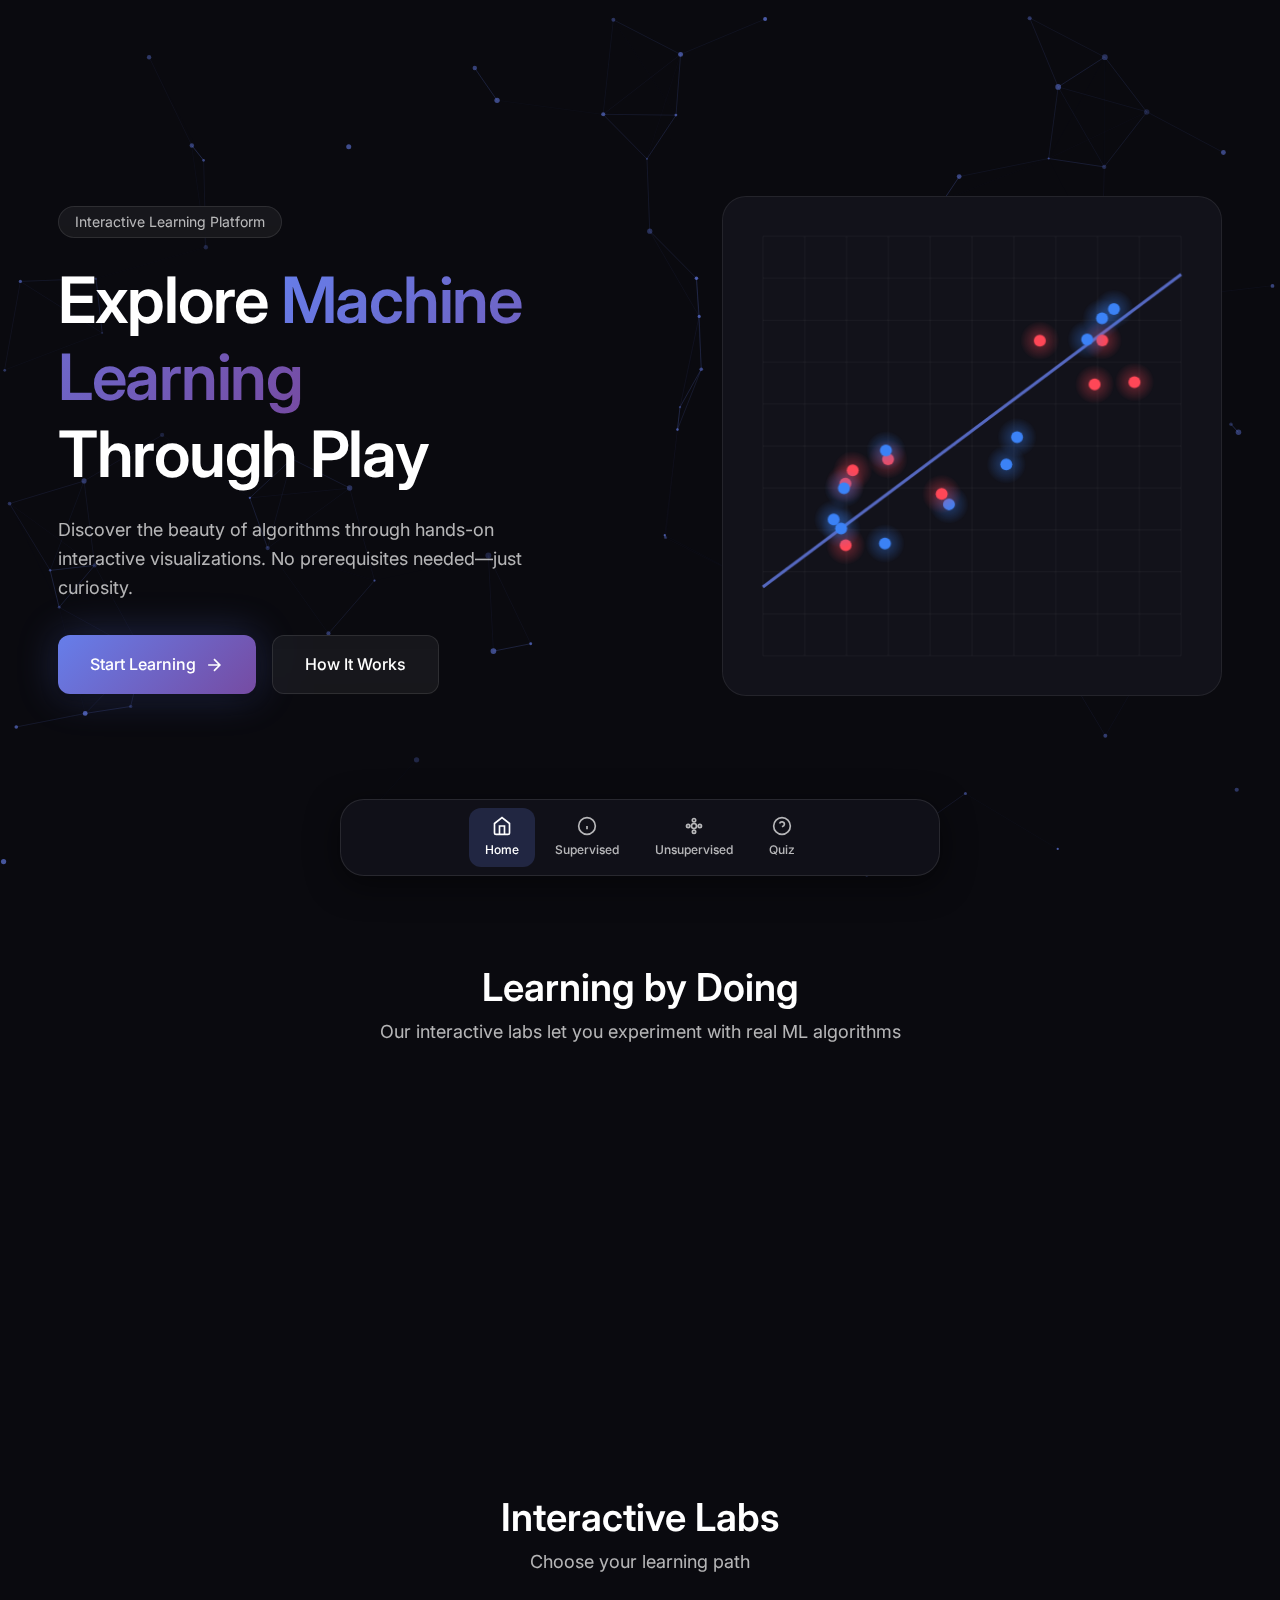
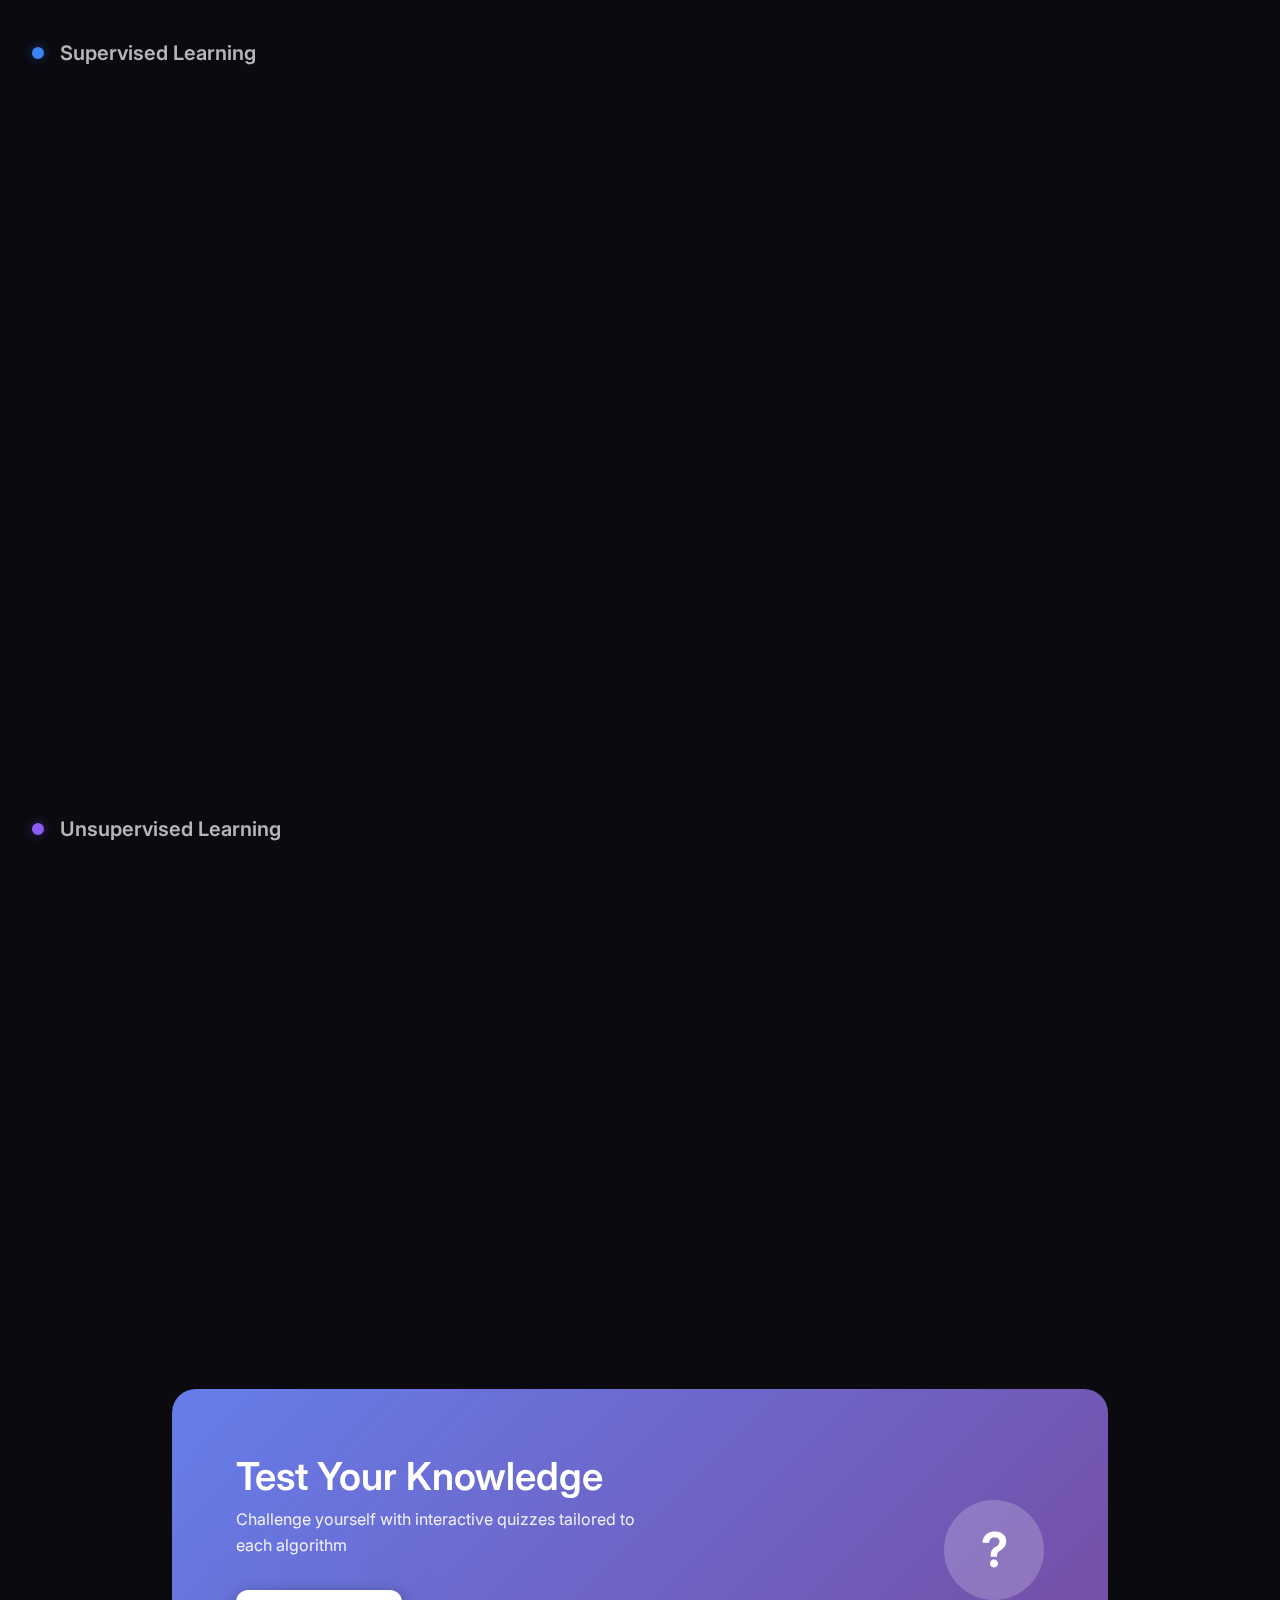
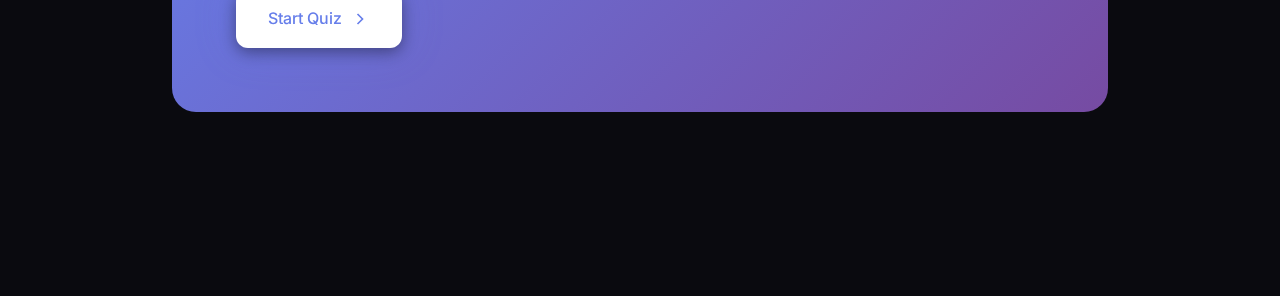
<file: index.html>
<!DOCTYPE html>
<html lang="en">
<head>
    <meta charset="UTF-8">
    <meta name="viewport" content="width=device-width, initial-scale=1.0">
    <title>ML Playground - Interactive Machine Learning</title>
    <link rel="stylesheet" href="style.css">
    <link rel="stylesheet" href="education-system.css">
    <link href="https://fonts.googleapis.com/css2?family=Inter:wght@300;400;500;600;700&family=JetBrains+Mono:wght@400;500&display=swap" rel="stylesheet">
</head>
<body>
    <!-- Generative Background Canvas -->
    <canvas id="bg-canvas"></canvas>
    
    <!-- Main Content -->
    <main class="main-content">
        <!-- Hero Section -->
        <section class="hero">
            <div class="hero-content">
                <div class="hero-badge">Interactive Learning Platform</div>
                <h1 class="hero-title">
                    Explore <span class="gradient-text">Machine Learning</span>
                    <br>Through Play
                </h1>
                <p class="hero-subtitle">
                    Discover the beauty of algorithms through hands-on interactive visualizations. 
                    No prerequisites needed—just curiosity.
                </p>
                <div class="hero-cta">
                    <a href="#labs" class="btn btn-primary magnetic">
                        <span>Start Learning</span>
                        <svg width="20" height="20" viewBox="0 0 24 24" fill="none" stroke="currentColor" stroke-width="2">
                            <path d="M5 12h14M12 5l7 7-7 7"/>
                        </svg>
                    </a>
                    <a href="#about" class="btn btn-secondary magnetic">
                        <span>How It Works</span>
                    </a>
                </div>
            </div>
            <div class="hero-visual">
                <canvas id="hero-canvas"></canvas>
            </div>
        </section>

        <!-- About Section -->
        <section id="about" class="about-section">
            <div class="section-header">
                <h2>Learning by Doing</h2>
                <p>Our interactive labs let you experiment with real ML algorithms</p>
            </div>
            <div class="features-grid">
                <div class="feature-card magnetic" data-tilt>
                    <div class="feature-icon">
                        <svg width="32" height="32" viewBox="0 0 24 24" fill="none" stroke="currentColor" stroke-width="2">
                            <circle cx="12" cy="12" r="10"/>
                            <path d="M12 6v6l4 2"/>
                        </svg>
                    </div>
                    <h3>Real-time Feedback</h3>
                    <p>See how your actions affect the algorithm instantly with live visualizations and metrics.</p>
                </div>
                <div class="feature-card magnetic" data-tilt>
                    <div class="feature-icon">
                        <svg width="32" height="32" viewBox="0 0 24 24" fill="none" stroke="currentColor" stroke-width="2">
                            <path d="M14.7 6.3a1 1 0 0 0 0 1.4l1.6 1.6a1 1 0 0 0 1.4 0l3.77-3.77a6 6 0 0 1-7.94 7.94l-6.91 6.91a2.12 2.12 0 0 1-3-3l6.91-6.91a6 6 0 0 1 7.94-7.94l-3.76 3.76z"/>
                        </svg>
                    </div>
                    <h3>Hands-on Labs</h3>
                    <p>Click, drag, and manipulate data points. Build intuition through direct interaction.</p>
                </div>
                <div class="feature-card magnetic" data-tilt>
                    <div class="feature-icon">
                        <svg width="32" height="32" viewBox="0 0 24 24" fill="none" stroke="currentColor" stroke-width="2">
                            <path d="M2 3h6a4 4 0 0 1 4 4v14a3 3 0 0 0-3-3H2z"/>
                            <path d="M22 3h-6a4 4 0 0 0-4 4v14a3 3 0 0 1 3-3h7z"/>
                        </svg>
                    </div>
                    <h3>Visual Storytelling</h3>
                    <p>Complex math becomes simple when you can see it in action. Every formula comes alive.</p>
                </div>
            </div>
        </section>

        <!-- Labs Section -->
        <section id="labs" class="labs-section">
            <div class="section-header">
                <h2>Interactive Labs</h2>
                <p>Choose your learning path</p>
            </div>
            
            <div class="labs-category">
                <h3 class="category-title">
                    <span class="category-icon supervised"></span>
                    Supervised Learning
                </h3>
                <div class="labs-grid">
                    <a href="labs/linear-regression.html" class="lab-card magnetic" data-tilt>
                        <div class="lab-preview">
                            <canvas class="lab-preview-canvas" data-preview="linear"></canvas>
                        </div>
                        <div class="lab-info">
                            <h4>Linear Regression</h4>
                            <p>Fit lines to data & understand least squares</p>
                            <span class="lab-difficulty beginner">Beginner</span>
                        </div>
                    </a>
                    <a href="labs/logistic-regression.html" class="lab-card magnetic" data-tilt>
                        <div class="lab-preview">
                            <canvas class="lab-preview-canvas" data-preview="logistic"></canvas>
                        </div>
                        <div class="lab-info">
                            <h4>Logistic Regression</h4>
                            <p>Binary classification with sigmoid curves</p>
                            <span class="lab-difficulty beginner">Beginner</span>
                        </div>
                    </a>
                    <a href="labs/decision-trees.html" class="lab-card magnetic" data-tilt>
                        <div class="lab-preview">
                            <canvas class="lab-preview-canvas" data-preview="tree"></canvas>
                        </div>
                        <div class="lab-info">
                            <h4>Decision Trees</h4>
                            <p>Sort data with if-then rules</p>
                            <span class="lab-difficulty intermediate">Intermediate</span>
                        </div>
                    </a>
                    <a href="labs/svm.html" class="lab-card magnetic" data-tilt>
                        <div class="lab-preview">
                            <canvas class="lab-preview-canvas" data-preview="svm"></canvas>
                        </div>
                        <div class="lab-info">
                            <h4>Support Vector Machines</h4>
                            <p>Find the widest street between classes</p>
                            <span class="lab-difficulty intermediate">Intermediate</span>
                        </div>
                    </a>
                    <a href="labs/knn.html" class="lab-card magnetic" data-tilt>
                        <div class="lab-preview">
                            <canvas class="lab-preview-canvas" data-preview="knn"></canvas>
                        </div>
                        <div class="lab-info">
                            <h4>K-Nearest Neighbors</h4>
                            <p>Classification by proximity voting</p>
                            <span class="lab-difficulty beginner">Beginner</span>
                        </div>
                    </a>
                </div>
            </div>

            <div class="labs-category">
                <h3 class="category-title">
                    <span class="category-icon unsupervised"></span>
                    Unsupervised Learning
                </h3>
                <div class="labs-grid">
                    <a href="labs/kmeans.html" class="lab-card magnetic" data-tilt>
                        <div class="lab-preview">
                            <canvas class="lab-preview-canvas" data-preview="kmeans"></canvas>
                        </div>
                        <div class="lab-info">
                            <h4>K-Means Clustering</h4>
                            <p>Group similar data points automatically</p>
                            <span class="lab-difficulty beginner">Beginner</span>
                        </div>
                    </a>
                    <a href="labs/association.html" class="lab-card magnetic" data-tilt>
                        <div class="lab-preview">
                            <canvas class="lab-preview-canvas" data-preview="association"></canvas>
                        </div>
                        <div class="lab-info">
                            <h4>Association Rules</h4>
                            <p>Discover hidden patterns in transactions</p>
                            <span class="lab-difficulty intermediate">Intermediate</span>
                        </div>
                    </a>
                </div>
            </div>
        </section>

        <!-- Quiz Section -->
        <section id="quiz" class="quiz-section">
            <div class="quiz-card magnetic">
                <div class="quiz-content">
                    <h2>Test Your Knowledge</h2>
                    <p>Challenge yourself with interactive quizzes tailored to each algorithm</p>
                    <a href="quiz.html" class="btn btn-primary magnetic">
                        <span>Start Quiz</span>
                        <svg width="20" height="20" viewBox="0 0 24 24" fill="none" stroke="currentColor" stroke-width="2">
                            <path d="M9 18l6-6-6-6"/>
                        </svg>
                    </a>
                </div>
                <div class="quiz-visual">
                    <div class="quiz-icon">?</div>
                </div>
            </div>
        </section>
    </main>

    <!-- Bottom Navigation -->
    <nav class="bottom-nav">
        <div class="nav-container">
            <a href="index.html" class="nav-item active magnetic">
                <svg width="20" height="20" viewBox="0 0 24 24" fill="none" stroke="currentColor" stroke-width="2">
                    <path d="M3 9l9-7 9 7v11a2 2 0 0 1-2 2H5a2 2 0 0 1-2-2z"/>
                    <polyline points="9 22 9 12 15 12 15 22"/>
                </svg>
                <span>Home</span>
            </a>
            
            <div class="nav-item has-dropdown magnetic">
                <svg width="20" height="20" viewBox="0 0 24 24" fill="none" stroke="currentColor" stroke-width="2">
                    <circle cx="12" cy="12" r="10"/>
                    <path d="M12 16v-4M12 8h.01"/>
                </svg>
                <span>Supervised</span>
                <div class="nav-dropdown">
                    <a href="labs/linear-regression.html" class="dropdown-item">
                        <span class="dropdown-icon">📈</span>
                        Linear Regression
                    </a>
                    <a href="labs/logistic-regression.html" class="dropdown-item">
                        <span class="dropdown-icon">📊</span>
                        Logistic Regression
                    </a>
                    <a href="labs/decision-trees.html" class="dropdown-item">
                        <span class="dropdown-icon">🌳</span>
                        Decision Trees
                    </a>
                    <a href="labs/svm.html" class="dropdown-item">
                        <span class="dropdown-icon">⚡</span>
                        SVM
                    </a>
                    <a href="labs/knn.html" class="dropdown-item">
                        <span class="dropdown-icon">🎯</span>
                        KNN
                    </a>
                </div>
            </div>
            
            <div class="nav-item has-dropdown magnetic">
                <svg width="20" height="20" viewBox="0 0 24 24" fill="none" stroke="currentColor" stroke-width="2">
                    <circle cx="12" cy="12" r="3"/>
                    <circle cx="19" cy="12" r="2"/>
                    <circle cx="5" cy="12" r="2"/>
                    <circle cx="12" cy="5" r="2"/>
                    <circle cx="12" cy="19" r="2"/>
                </svg>
                <span>Unsupervised</span>
                <div class="nav-dropdown">
                    <a href="labs/kmeans.html" class="dropdown-item">
                        <span class="dropdown-icon">🎨</span>
                        K-Means Clustering
                    </a>
                    <a href="labs/association.html" class="dropdown-item">
                        <span class="dropdown-icon">🛒</span>
                        Association Rules
                    </a>
                </div>
            </div>
            
            <a href="quiz.html" class="nav-item magnetic">
                <svg width="20" height="20" viewBox="0 0 24 24" fill="none" stroke="currentColor" stroke-width="2">
                    <circle cx="12" cy="12" r="10"/>
                    <path d="M9.09 9a3 3 0 0 1 5.83 1c0 2-3 3-3 3"/>
                    <line x1="12" y1="17" x2="12.01" y2="17"/>
                </svg>
                <span>Quiz</span>
            </a>
        </div>
    </nav>

<script>
 window.difyChatbotConfig = {
  token: '2kOuMUhfJnMKcqol',
  inputs: {
    // You can define the inputs from the Start node here
    // key is the variable name
    // e.g.
    // name: "NAME"
  },
  systemVariables: {
    // user_id: 'YOU CAN DEFINE USER ID HERE',
    // conversation_id: 'YOU CAN DEFINE CONVERSATION ID HERE, IT MUST BE A VALID UUID',
  },
  userVariables: {
    // avatar_url: 'YOU CAN DEFINE USER AVATAR URL HERE',
    // name: 'YOU CAN DEFINE USER NAME HERE',
  },
 }
</script>
<script
 src="https://udify.app/embed.min.js"
 id="2kOuMUhfJnMKcqol"
 defer>
</script>
<style>
  #dify-chatbot-bubble-button {
    background-color: #1C64F2 !important;
    position: fixed !important;
    bottom: 2rem !important;
    right: 2rem !important;
    z-index: 9999 !important;
  }
  #dify-chatbot-bubble-window {
    width: 24rem !important;
    height: 40rem !important;
    position: fixed !important;
    bottom: 6rem !important;
    right: 2rem !important;
    z-index: 9999 !important;
  }
</style>

    <script src="https://cdnjs.cloudflare.com/ajax/libs/gsap/3.12.2/gsap.min.js"></script>
    <script src="script.js"></script>
    <script src="education-system.js"></script>
</body>
</html>
</file>
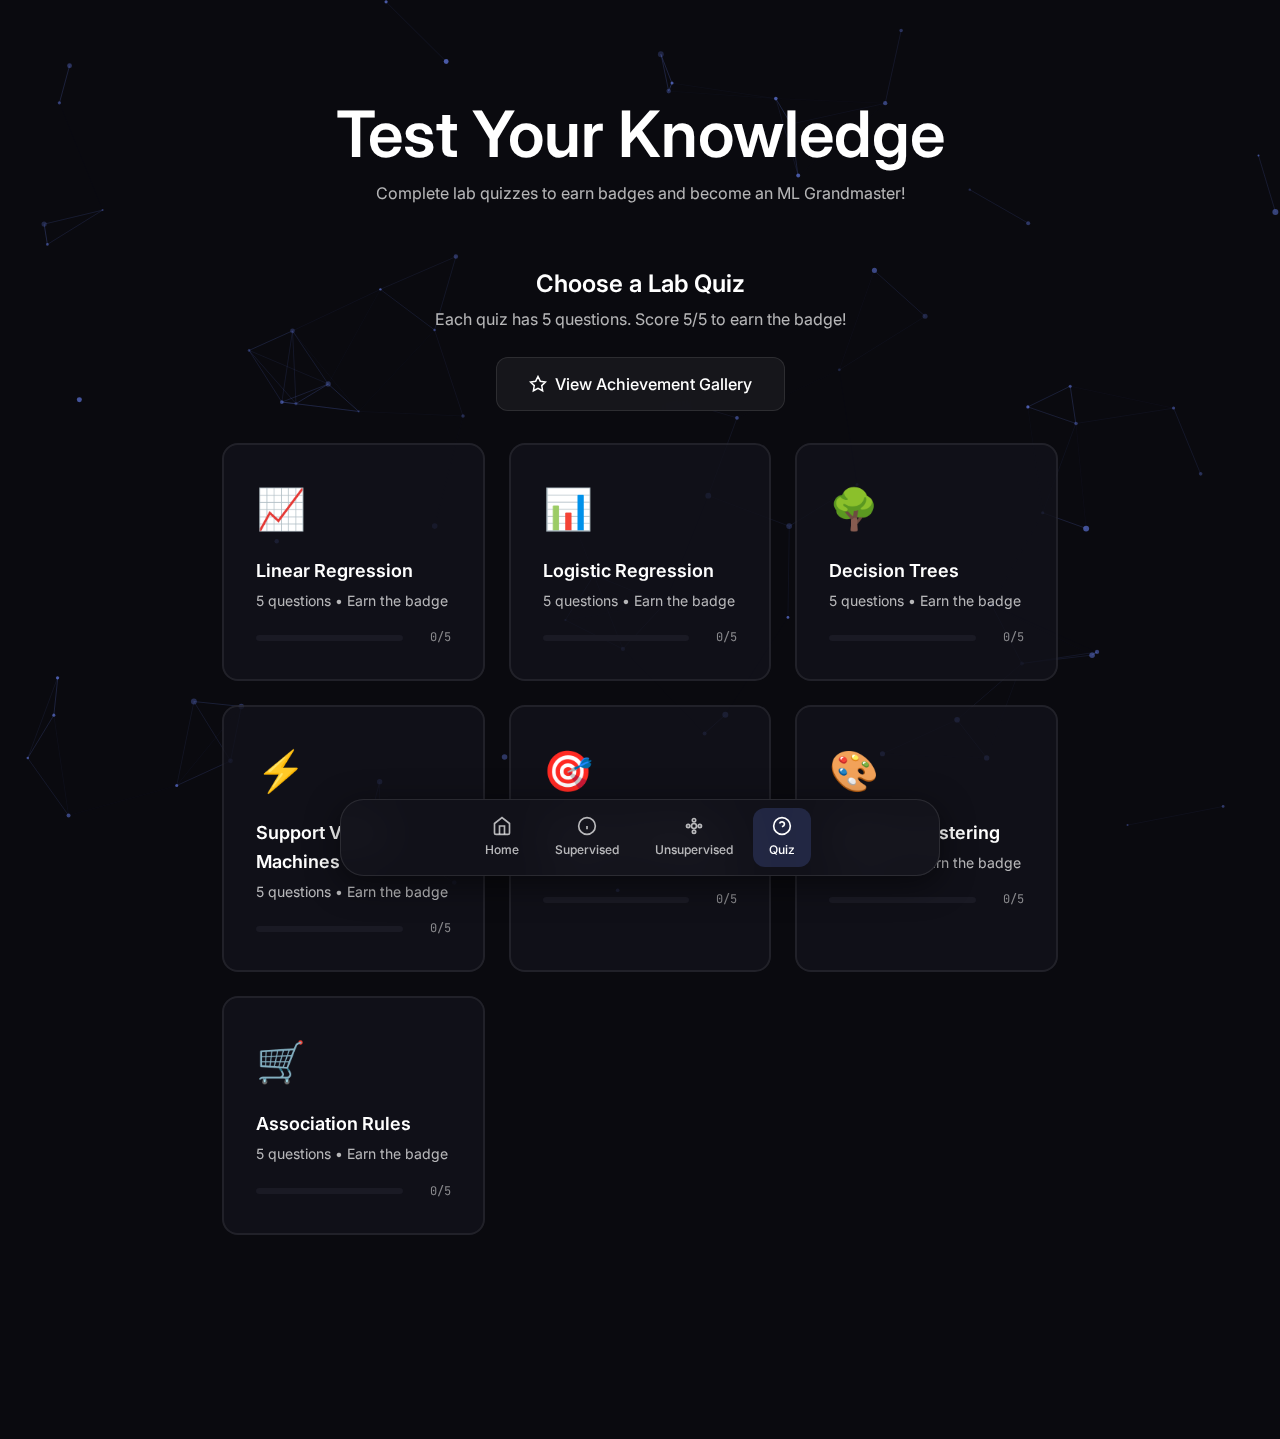
<file: quiz.html>
<!DOCTYPE html>
<html lang="en">
<head>
    <meta charset="UTF-8">
    <meta name="viewport" content="width=device-width, initial-scale=1.0">
    <title>Quiz Mode - ML Playground</title>
    <link rel="stylesheet" href="style.css">
    <link rel="stylesheet" href="education-system.css">
    <link href="https://fonts.googleapis.com/css2?family=Inter:wght@300;400;500;600;700&family=JetBrains+Mono:wght@400;500&display=swap" rel="stylesheet">
    <style>
        .quiz-container {
            max-width: 900px;
            margin: 0 auto;
            padding: var(--space-xl);
            padding-bottom: 140px;
        }
        
        .quiz-header {
            text-align: center;
            padding: var(--space-3xl) 0;
        }
        
        .quiz-header h1 {
            margin-bottom: var(--space-sm);
        }
        
        /* Lab Selection Grid */
        .lab-selection {
            margin-bottom: var(--space-3xl);
        }
        
        .lab-selection-title {
            text-align: center;
            margin-bottom: var(--space-xl);
        }
        
        .lab-selection-title h2 {
            font-size: 1.5rem;
            margin-bottom: var(--space-sm);
        }
        
        .lab-selection-title p {
            color: var(--color-text-secondary);
        }
        
        .lab-grid {
            display: grid;
            grid-template-columns: repeat(auto-fill, minmax(250px, 1fr));
            gap: var(--space-lg);
        }
        
        .lab-quiz-card {
            background: var(--color-bg-card);
            border: 2px solid var(--color-border);
            border-radius: var(--radius-lg);
            padding: var(--space-xl);
            cursor: pointer;
            transition: all var(--transition-base);
            position: relative;
            overflow: hidden;
        }
        
        .lab-quiz-card:hover {
            border-color: var(--color-border-hover);
            transform: translateY(-4px);
            box-shadow: var(--shadow-lg);
        }
        
        .lab-quiz-card.completed {
            border-color: var(--color-green);
        }
        
        .lab-quiz-card.perfect {
            border-color: #ffd700;
            background: linear-gradient(135deg, rgba(255, 215, 0, 0.1) 0%, var(--color-bg-card) 100%);
        }
        
        .lab-quiz-icon {
            font-size: 2.5rem;
            margin-bottom: var(--space-md);
        }
        
        .lab-quiz-name {
            font-size: 1.125rem;
            font-weight: 600;
            margin-bottom: var(--space-xs);
        }
        
        .lab-quiz-desc {
            font-size: 0.875rem;
            color: var(--color-text-secondary);
            margin-bottom: var(--space-md);
        }
        
        .lab-quiz-progress {
            display: flex;
            align-items: center;
            gap: var(--space-sm);
        }
        
        .progress-bar-mini {
            flex: 1;
            height: 6px;
            background: var(--color-surface);
            border-radius: var(--radius-full);
            overflow: hidden;
        }
        
        .progress-bar-mini-fill {
            height: 100%;
            background: var(--gradient-primary);
            transition: width var(--transition-base);
        }
        
        .progress-bar-mini-fill.perfect {
            background: linear-gradient(90deg, #ffd700, #ffb700);
        }
        
        .progress-text {
            font-size: 0.75rem;
            font-family: var(--font-mono);
            color: var(--color-text-muted);
            min-width: 40px;
            text-align: right;
        }
        
        .lab-quiz-badge {
            position: absolute;
            top: var(--space-md);
            right: var(--space-md);
            width: 32px;
            height: 32px;
            display: flex;
            align-items: center;
            justify-content: center;
            background: linear-gradient(135deg, #ffd700, #ffb700);
            border-radius: 50%;
            font-size: 1rem;
            box-shadow: 0 2px 10px rgba(255, 215, 0, 0.4);
        }
        
        /* Quiz Progress */
        .quiz-progress {
            display: flex;
            gap: var(--space-sm);
            margin-bottom: var(--space-xl);
        }
        
        .progress-dot {
            flex: 1;
            height: 6px;
            background: var(--color-surface);
            border-radius: var(--radius-full);
            transition: all var(--transition-base);
            position: relative;
            overflow: hidden;
        }
        
        .progress-dot::after {
            content: '';
            position: absolute;
            top: 0;
            left: 0;
            height: 100%;
            width: 0;
            background: var(--gradient-primary);
            transition: width var(--transition-base);
        }
        
        .progress-dot.completed::after {
            width: 100%;
            background: var(--color-green);
        }
        
        .progress-dot.current::after {
            width: 100%;
            background: var(--gradient-primary);
        }
        
        .progress-dot.wrong::after {
            width: 100%;
            background: var(--color-red);
        }
        
        /* Question Card */
        .question-card {
            background: var(--color-bg-card);
            border: 1px solid var(--color-border);
            border-radius: var(--radius-xl);
            padding: var(--space-2xl);
            backdrop-filter: var(--glass-blur);
            margin-bottom: var(--space-xl);
            position: relative;
            overflow: hidden;
        }
        
        .question-card::before {
            content: '';
            position: absolute;
            top: 0;
            left: 0;
            right: 0;
            height: 4px;
            background: var(--gradient-primary);
        }
        
        .question-lab-badge {
            display: inline-flex;
            align-items: center;
            gap: var(--space-sm);
            padding: var(--space-xs) var(--space-md);
            background: var(--glass-bg);
            border-radius: var(--radius-full);
            font-size: 0.75rem;
            color: var(--color-text-secondary);
            margin-bottom: var(--space-md);
        }
        
        .question-number {
            font-size: 0.875rem;
            color: var(--color-text-muted);
            margin-bottom: var(--space-md);
        }
        
        .question-text {
            font-size: 1.25rem;
            margin-bottom: var(--space-xl);
            line-height: 1.5;
        }
        
        .answers {
            display: flex;
            flex-direction: column;
            gap: var(--space-md);
        }
        
        .answer-option {
            display: flex;
            align-items: center;
            gap: var(--space-md);
            padding: var(--space-lg);
            background: var(--color-bg);
            border: 2px solid var(--color-border);
            border-radius: var(--radius-md);
            cursor: pointer;
            transition: all var(--transition-fast);
            position: relative;
            overflow: hidden;
        }
        
        .answer-option:hover:not(.disabled) {
            border-color: var(--color-border-hover);
            background: var(--color-surface);
            transform: translateX(4px);
        }
        
        .answer-option.selected {
            border-color: #667eea;
            background: rgba(102, 126, 234, 0.1);
        }
        
        .answer-option.correct {
            border-color: var(--color-green);
            background: rgba(16, 185, 129, 0.15);
        }
        
        .answer-option.incorrect {
            border-color: var(--color-red);
            background: rgba(255, 71, 87, 0.15);
        }
        
        .answer-option.disabled {
            cursor: default;
            opacity: 0.7;
        }
        
        .answer-letter {
            width: 36px;
            height: 36px;
            display: flex;
            align-items: center;
            justify-content: center;
            background: var(--color-surface);
            border-radius: var(--radius-sm);
            font-weight: 600;
            font-size: 0.875rem;
            transition: all var(--transition-fast);
        }
        
        .answer-option.selected .answer-letter {
            background: #667eea;
            color: white;
        }
        
        .answer-option.correct .answer-letter {
            background: var(--color-green);
            color: white;
        }
        
        .answer-option.incorrect .answer-letter {
            background: var(--color-red);
            color: white;
        }
        
        .answer-text {
            flex: 1;
        }
        
        .explanation {
            margin-top: var(--space-xl);
            padding: var(--space-lg);
            background: var(--color-bg);
            border-radius: var(--radius-md);
            border-left: 4px solid var(--color-green);
            opacity: 0;
            transform: translateY(10px);
            transition: all var(--transition-base);
            pointer-events: none;
        }
        
        .explanation.visible {
            opacity: 1;
            transform: translateY(0);
            pointer-events: auto;
        }
        
        .explanation.incorrect {
            border-left-color: var(--color-red);
        }
        
        .explanation h4 {
            display: flex;
            align-items: center;
            gap: var(--space-sm);
            margin-bottom: var(--space-sm);
        }
        
        .explanation h4.correct {
            color: var(--color-green);
        }
        
        .explanation h4.incorrect {
            color: var(--color-red);
        }
        
        .explanation p {
            color: var(--color-text-secondary);
            font-size: 0.9375rem;
            line-height: 1.6;
        }
        
        /* Quiz Actions */
        .quiz-actions {
            display: flex;
            gap: var(--space-md);
            justify-content: space-between;
        }
        
        .quiz-actions .btn {
            min-width: 140px;
        }
        
        /* Score Card */
        .score-card {
            text-align: center;
            padding: var(--space-3xl);
        }
        
        .score-visual {
            position: relative;
            width: 180px;
            height: 180px;
            margin: 0 auto var(--space-xl);
        }
        
        .score-ring {
            width: 100%;
            height: 100%;
            transform: rotate(-90deg);
        }
        
        .score-ring-bg {
            fill: none;
            stroke: var(--color-surface);
            stroke-width: 12;
        }
        
        .score-ring-fill {
            fill: none;
            stroke: url(#scoreGradient);
            stroke-width: 12;
            stroke-linecap: round;
            stroke-dasharray: 440;
            stroke-dashoffset: 440;
            transition: stroke-dashoffset 1.5s ease-out;
        }
        
        .score-ring-fill.perfect {
            stroke: url(#goldGradient);
        }
        
        .score-text {
            position: absolute;
            top: 50%;
            left: 50%;
            transform: translate(-50%, -50%);
            text-align: center;
        }
        
        .score-value {
            font-size: 3rem;
            font-weight: 700;
            background: var(--gradient-primary);
            -webkit-background-clip: text;
            -webkit-text-fill-color: transparent;
            background-clip: text;
        }
        
        .score-value.perfect {
            background: linear-gradient(135deg, #ffd700, #ffb700);
            -webkit-background-clip: text;
            background-clip: text;
        }
        
        .score-label {
            font-size: 0.875rem;
            color: var(--color-text-muted);
        }
        
        .score-message {
            font-size: 1.25rem;
            margin-bottom: var(--space-sm);
        }
        
        .score-submessage {
            color: var(--color-text-secondary);
            margin-bottom: var(--space-xl);
        }
        
        .badge-earned {
            display: flex;
            align-items: center;
            justify-content: center;
            gap: var(--space-md);
            padding: var(--space-lg);
            background: linear-gradient(135deg, rgba(255, 215, 0, 0.2) 0%, rgba(255, 215, 0, 0.05) 100%);
            border: 2px solid #ffd700;
            border-radius: var(--radius-lg);
            margin-bottom: var(--space-xl);
            animation: badgeGlow 2s ease-in-out infinite;
        }
        
        @keyframes badgeGlow {
            0%, 100% { box-shadow: 0 0 20px rgba(255, 215, 0, 0.3); }
            50% { box-shadow: 0 0 40px rgba(255, 215, 0, 0.5); }
        }
        
        .badge-earned-icon {
            font-size: 2.5rem;
        }
        
        .badge-earned-text h4 {
            color: #ffd700;
            font-size: 1.125rem;
        }
        
        .badge-earned-text p {
            color: var(--color-text-secondary);
            font-size: 0.875rem;
        }
        
        /* Back to Labs Link */
        .back-to-selection {
            display: flex;
            align-items: center;
            gap: var(--space-sm);
            color: var(--color-text-secondary);
            text-decoration: none;
            font-size: 0.875rem;
            margin-bottom: var(--space-lg);
            transition: color var(--transition-fast);
        }
        
        .back-to-selection:hover {
            color: var(--color-text);
        }
        
        /* View Gallery Button */
        .view-gallery-btn {
            display: inline-flex;
            align-items: center;
            gap: var(--space-sm);
        }
        
        .view-gallery-btn svg {
            transition: transform var(--transition-fast);
        }
        
        .view-gallery-btn:hover svg {
            transform: rotate(15deg) scale(1.1);
        }
        
        /* Confetti */
        .confetti {
            position: fixed;
            top: 0;
            left: 0;
            width: 100%;
            height: 100%;
            pointer-events: none;
            z-index: 1000;
        }
    </style>
</head>
<body>
    <canvas id="bg-canvas"></canvas>
    
    <main class="quiz-container">
        <header class="quiz-header">
            <h1>Test Your Knowledge</h1>
            <p style="color: var(--color-text-secondary);">Complete lab quizzes to earn badges and become an ML Grandmaster!</p>
        </header>
        
        <!-- Lab Selection View -->
        <div id="lab-selection-view">
            <div class="lab-selection">
                <div class="lab-selection-title">
                    <h2>Choose a Lab Quiz</h2>
                    <p>Each quiz has 5 questions. Score 5/5 to earn the badge!</p>
                    <button class="btn btn-secondary view-gallery-btn magnetic" id="view-gallery-btn" style="margin-top: var(--space-lg);" onclick="openAchievementGallery()">
                        <svg width="18" height="18" viewBox="0 0 24 24" fill="none" stroke="currentColor" stroke-width="2">
                            <path d="M12 2l3.09 6.26L22 9.27l-5 4.87 1.18 6.88L12 17.77l-6.18 3.25L7 14.14 2 9.27l6.91-1.01L12 2z"/>
                        </svg>
                        View Achievement Gallery
                    </button>
                </div>
                <div class="lab-grid" id="lab-grid">
                    <!-- Generated by JS -->
                </div>
            </div>
        </div>
        
        <!-- Quiz View (Hidden by default) -->
        <div id="quiz-view" style="display: none;">
            <a href="#" class="back-to-selection" id="back-btn">
                <svg width="16" height="16" viewBox="0 0 24 24" fill="none" stroke="currentColor" stroke-width="2">
                    <path d="M19 12H5M12 19l-7-7 7-7"/>
                </svg>
                Back to Lab Selection
            </a>
            
            <!-- Progress Bar -->
            <div class="quiz-progress" id="quiz-progress">
                <!-- Dots will be generated by JS -->
            </div>
            
            <!-- Question Card -->
            <div class="question-card" id="question-card">
                <div class="question-lab-badge" id="question-lab-badge">
                    <span>📈</span>
                    <span>Linear Regression</span>
                </div>
                <div class="question-number" id="question-number">Question 1 of 5</div>
                <div class="question-text" id="question-text">Loading question...</div>
                
                <div class="answers" id="answers">
                    <!-- Answers will be generated by JS -->
                </div>
                
                <div class="explanation" id="explanation">
                    <h4 class="correct" id="explanation-header">
                        <svg width="20" height="20" viewBox="0 0 24 24" fill="none" stroke="currentColor" stroke-width="2">
                            <path d="M22 11.08V12a10 10 0 1 1-5.93-9.14"/>
                            <polyline points="22 4 12 14.01 9 11.01"/>
                        </svg>
                        <span>Correct!</span>
                    </h4>
                    <p id="explanation-text"></p>
                </div>
            </div>
            
            <!-- Actions -->
            <div class="quiz-actions">
                <button class="btn btn-secondary magnetic" id="prev-btn" style="visibility: hidden;">
                    <svg width="16" height="16" viewBox="0 0 24 24" fill="none" stroke="currentColor" stroke-width="2">
                        <path d="M19 12H5M12 19l-7-7 7-7"/>
                    </svg>
                    Previous
                </button>
                <button class="btn btn-primary magnetic" id="next-btn" disabled>
                    <span id="next-btn-text">Check Answer</span>
                    <svg width="16" height="16" viewBox="0 0 24 24" fill="none" stroke="currentColor" stroke-width="2">
                        <path d="M5 12h14M12 5l7 7-7 7"/>
                    </svg>
                </button>
            </div>
            
            <!-- Score Card (Hidden initially) -->
            <div class="question-card" id="score-card" style="display: none;">
                <div class="score-card">
                    <div class="score-visual">
                        <svg class="score-ring" viewBox="0 0 160 160">
                            <defs>
                                <linearGradient id="scoreGradient" x1="0%" y1="0%" x2="100%" y2="0%">
                                    <stop offset="0%" stop-color="#667eea"/>
                                    <stop offset="100%" stop-color="#764ba2"/>
                                </linearGradient>
                                <linearGradient id="goldGradient" x1="0%" y1="0%" x2="100%" y2="0%">
                                    <stop offset="0%" stop-color="#ffd700"/>
                                    <stop offset="100%" stop-color="#ffb700"/>
                                </linearGradient>
                            </defs>
                            <circle class="score-ring-bg" cx="80" cy="80" r="70"/>
                            <circle class="score-ring-fill" id="score-ring-fill" cx="80" cy="80" r="70"/>
                        </svg>
                        <div class="score-text">
                            <div class="score-value" id="score-percent">0/5</div>
                            <div class="score-label">Score</div>
                        </div>
                    </div>
                    
                    <div class="badge-earned" id="badge-earned" style="display: none;">
                        <div class="badge-earned-icon" id="badge-icon">🏆</div>
                        <div class="badge-earned-text">
                            <h4 id="badge-name">Badge Unlocked!</h4>
                            <p id="badge-desc">You've mastered this topic!</p>
                        </div>
                    </div>
                    
                    <div class="score-message" id="score-message">Great job!</div>
                    <p class="score-submessage" id="score-submessage">Keep learning and practicing.</p>
                    
                    <div style="display: flex; gap: var(--space-md); justify-content: center; flex-wrap: wrap;">
                        <button class="btn btn-primary magnetic" id="retry-btn">
                            <svg width="16" height="16" viewBox="0 0 24 24" fill="none" stroke="currentColor" stroke-width="2">
                                <path d="M21 2v6h-6M3 12a9 9 0 0 1 15-6.7L21 8M3 22v-6h6M21 12a9 9 0 0 1-15 6.7L3 16"/>
                            </svg>
                            Try Again
                        </button>
                        <button class="btn btn-secondary magnetic" id="back-to-labs-btn">
                            Choose Another Lab
                        </button>
                    </div>
                </div>
            </div>
        </div>
    </main>
    
    <!-- Confetti Canvas -->
    <canvas class="confetti" id="confetti-canvas"></canvas>
    
    <!-- Bottom Navigation -->
    <nav class="bottom-nav">
        <div class="nav-container">
            <a href="index.html" class="nav-item magnetic">
                <svg width="20" height="20" viewBox="0 0 24 24" fill="none" stroke="currentColor" stroke-width="2">
                    <path d="M3 9l9-7 9 7v11a2 2 0 0 1-2 2H5a2 2 0 0 1-2-2z"/>
                    <polyline points="9 22 9 12 15 12 15 22"/>
                </svg>
                <span>Home</span>
            </a>
            
            <div class="nav-item has-dropdown magnetic">
                <svg width="20" height="20" viewBox="0 0 24 24" fill="none" stroke="currentColor" stroke-width="2">
                    <circle cx="12" cy="12" r="10"/>
                    <path d="M12 16v-4M12 8h.01"/>
                </svg>
                <span>Supervised</span>
                <div class="nav-dropdown">
                    <a href="labs/linear-regression.html" class="dropdown-item">
                        <span class="dropdown-icon">📈</span>
                        Linear Regression
                    </a>
                    <a href="labs/logistic-regression.html" class="dropdown-item">
                        <span class="dropdown-icon">📊</span>
                        Logistic Regression
                    </a>
                    <a href="labs/decision-trees.html" class="dropdown-item">
                        <span class="dropdown-icon">🌳</span>
                        Decision Trees
                    </a>
                    <a href="labs/svm.html" class="dropdown-item">
                        <span class="dropdown-icon">⚡</span>
                        SVM
                    </a>
                    <a href="labs/knn.html" class="dropdown-item">
                        <span class="dropdown-icon">🎯</span>
                        KNN
                    </a>
                </div>
            </div>
            
            <div class="nav-item has-dropdown magnetic">
                <svg width="20" height="20" viewBox="0 0 24 24" fill="none" stroke="currentColor" stroke-width="2">
                    <circle cx="12" cy="12" r="3"/>
                    <circle cx="19" cy="12" r="2"/>
                    <circle cx="5" cy="12" r="2"/>
                    <circle cx="12" cy="5" r="2"/>
                    <circle cx="12" cy="19" r="2"/>
                </svg>
                <span>Unsupervised</span>
                <div class="nav-dropdown">
                    <a href="labs/kmeans.html" class="dropdown-item">
                        <span class="dropdown-icon">🎨</span>
                        K-Means Clustering
                    </a>
                    <a href="labs/association.html" class="dropdown-item">
                        <span class="dropdown-icon">🛒</span>
                        Association Rules
                    </a>
                </div>
            </div>
            
            <a href="quiz.html" class="nav-item active magnetic">
                <svg width="20" height="20" viewBox="0 0 24 24" fill="none" stroke="currentColor" stroke-width="2">
                    <circle cx="12" cy="12" r="10"/>
                    <path d="M9.09 9a3 3 0 0 1 5.83 1c0 2-3 3-3 3"/>
                    <line x1="12" y1="17" x2="12.01" y2="17"/>
                </svg>
                <span>Quiz</span>
            </a>
        </div>
    </nav>

    <script src="https://cdnjs.cloudflare.com/ajax/libs/gsap/3.12.2/gsap.min.js"></script>
    <script src="script.js"></script>
    <script src="education-system.js"></script>
    <script>
        // ========================================
        // Quiz Questions Database - 5 Questions per Lab
        // ========================================
        const labQuizzes = {
            'linear-regression': {
                icon: '📈',
                name: 'Linear Regression',
                badgeName: 'Line Finder',
                badgeDesc: 'Mastered Linear Regression',
                questions: [
                    {
                        question: "What does 'Least Squares' regression minimize?",
                        answers: [
                            "The sum of squared differences between actual and predicted values",
                            "The number of data points",
                            "The slope of the line",
                            "The y-intercept value"
                        ],
                        correct: 0,
                        explanation: "Least Squares regression finds the line that minimizes the sum of squared residuals (errors) between each data point and the predicted value on the line."
                    },
                    {
                        question: "What does the slope (m) in y = mx + b represent?",
                        answers: [
                            "Where the line crosses the y-axis",
                            "How much y changes for each unit change in x",
                            "The total error of the model",
                            "The number of data points"
                        ],
                        correct: 1,
                        explanation: "The slope (m) represents the rate of change - for every 1 unit increase in x, y changes by m units. A positive slope means y increases as x increases."
                    },
                    {
                        question: "What happens to a linear regression line when you add an outlier far from the data?",
                        answers: [
                            "The line stays exactly the same",
                            "The line is pulled toward the outlier",
                            "The line becomes curved",
                            "The outlier is automatically removed"
                        ],
                        correct: 1,
                        explanation: "Linear regression is sensitive to outliers because it minimizes squared errors. A single outlier far from the line creates a large squared error, pulling the line toward it."
                    },
                    {
                        question: "What does an R² value of 0.95 indicate?",
                        answers: [
                            "The model has 95 data points",
                            "The model explains 95% of the variance in the data",
                            "The model is 95% accurate on predictions",
                            "The slope is 0.95"
                        ],
                        correct: 1,
                        explanation: "R² (coefficient of determination) measures how much of the variance in the dependent variable is explained by the model. 0.95 means 95% of the variation is captured."
                    },
                    {
                        question: "What is gradient descent used for in linear regression?",
                        answers: [
                            "Creating new data points",
                            "Removing outliers automatically",
                            "Iteratively finding optimal slope and intercept values",
                            "Converting categorical data to numerical"
                        ],
                        correct: 2,
                        explanation: "Gradient descent is an optimization algorithm that iteratively adjusts the slope and intercept to minimize the error function, 'descending' toward the optimal solution."
                    }
                ]
            },
            'logistic-regression': {
                icon: '📊',
                name: 'Logistic Regression',
                badgeName: 'Probability Pro',
                badgeDesc: 'Mastered Logistic Regression',
                questions: [
                    {
                        question: "What is the purpose of the Sigmoid function in Logistic Regression?",
                        answers: [
                            "To make the model run faster",
                            "To convert outputs to probabilities between 0 and 1",
                            "To increase the slope of the decision boundary",
                            "To remove negative values from predictions"
                        ],
                        correct: 1,
                        explanation: "The Sigmoid function σ(x) = 1/(1+e^(-x)) squashes any input to an output between 0 and 1, making it perfect for representing probabilities in binary classification."
                    },
                    {
                        question: "What type of problems is Logistic Regression best suited for?",
                        answers: [
                            "Predicting continuous values like house prices",
                            "Binary classification problems like Pass/Fail",
                            "Clustering similar items together",
                            "Generating new data samples"
                        ],
                        correct: 1,
                        explanation: "Logistic Regression is designed for binary classification - predicting which of two categories something belongs to, such as spam/not spam or pass/fail."
                    },
                    {
                        question: "What does the threshold value (often 0.5) determine?",
                        answers: [
                            "The steepness of the sigmoid curve",
                            "The cutoff for classifying as positive or negative class",
                            "The number of features to use",
                            "The learning rate of the algorithm"
                        ],
                        correct: 1,
                        explanation: "The threshold determines the classification boundary. If the predicted probability exceeds the threshold (e.g., 0.5), the sample is classified as the positive class."
                    },
                    {
                        question: "How does increasing the weight (w) affect the sigmoid curve?",
                        answers: [
                            "Makes the curve flatter and more gradual",
                            "Makes the curve steeper with sharper transition",
                            "Shifts the curve left or right",
                            "Has no effect on the curve shape"
                        ],
                        correct: 1,
                        explanation: "Higher weight values make the sigmoid curve steeper, resulting in a sharper transition from 0 to 1 probability. This means predictions become more confident."
                    },
                    {
                        question: "What does the bias (b) parameter control?",
                        answers: [
                            "The steepness of the curve",
                            "The horizontal position of the decision boundary",
                            "The maximum probability value",
                            "The number of iterations"
                        ],
                        correct: 1,
                        explanation: "The bias parameter shifts the sigmoid curve left or right, effectively moving where the 50% probability point occurs. This controls the decision boundary position."
                    }
                ]
            },
            'decision-trees': {
                icon: '🌳',
                name: 'Decision Trees',
                badgeName: 'Tree Builder',
                badgeDesc: 'Mastered Decision Trees',
                questions: [
                    {
                        question: "What does 'Entropy' measure in decision trees?",
                        answers: [
                            "The speed of the algorithm",
                            "The impurity or disorder in a dataset",
                            "The number of branches in the tree",
                            "The height of the tree"
                        ],
                        correct: 1,
                        explanation: "Entropy measures impurity - how mixed the classes are. A pure node (all same class) has entropy 0, while a perfectly mixed node has maximum entropy."
                    },
                    {
                        question: "What is 'Information Gain' used for?",
                        answers: [
                            "Measuring how much RAM the tree uses",
                            "Deciding which feature to split on at each node",
                            "Counting the total number of leaves",
                            "Determining the tree depth limit"
                        ],
                        correct: 1,
                        explanation: "Information Gain measures how much entropy decreases after splitting on a feature. The feature with the highest gain is chosen for the split."
                    },
                    {
                        question: "What is 'pruning' in decision trees?",
                        answers: [
                            "Adding more branches to the tree",
                            "Removing branches to prevent overfitting",
                            "Changing the root node",
                            "Sorting the data before training"
                        ],
                        correct: 1,
                        explanation: "Pruning removes branches from a decision tree to prevent overfitting. A tree that's too deep may memorize training data but fail to generalize to new data."
                    },
                    {
                        question: "What makes a 'leaf node' different from other nodes?",
                        answers: [
                            "It has the most data points",
                            "It makes a final prediction without further splitting",
                            "It's always the root of the tree",
                            "It uses a different algorithm"
                        ],
                        correct: 1,
                        explanation: "Leaf nodes are terminal nodes that make final predictions. They don't split further - when data reaches a leaf, it gets classified based on the majority class there."
                    },
                    {
                        question: "Why might a decision tree 'overfit' the training data?",
                        answers: [
                            "The tree has too few branches",
                            "The tree has too many branches, memorizing noise",
                            "The features are too simple",
                            "The dataset is too large"
                        ],
                        correct: 1,
                        explanation: "Overfitting occurs when a tree grows too deep, creating branches for noise and outliers. It performs perfectly on training data but poorly on new data."
                    }
                ]
            },
            'svm': {
                icon: '⚡',
                name: 'Support Vector Machines',
                badgeName: 'Margin Maximizer',
                badgeDesc: 'Mastered SVM',
                questions: [
                    {
                        question: "What are 'Support Vectors' in SVM?",
                        answers: [
                            "All points in the dataset",
                            "The points closest to the decision boundary",
                            "The centroid of each class",
                            "Randomly selected sample points"
                        ],
                        correct: 1,
                        explanation: "Support Vectors are the data points closest to the decision boundary (hyperplane). They 'support' or define the boundary position. Moving only these points changes the boundary!"
                    },
                    {
                        question: "What does SVM try to maximize?",
                        answers: [
                            "The number of support vectors",
                            "The margin (distance) between classes",
                            "The number of correctly classified points",
                            "The complexity of the boundary"
                        ],
                        correct: 1,
                        explanation: "SVM finds the decision boundary that maximizes the margin - the 'street width' between the two classes. A wider margin typically means better generalization."
                    },
                    {
                        question: "What does the C parameter control in SVM?",
                        answers: [
                            "The color of the decision boundary",
                            "The trade-off between margin width and classification errors",
                            "The number of support vectors allowed",
                            "The kernel function type"
                        ],
                        correct: 1,
                        explanation: "C controls the trade-off: Low C allows more errors for a wider margin (soft margin). High C strictly minimizes errors, creating a narrower margin (hard margin)."
                    },
                    {
                        question: "When would you use an RBF (Gaussian) kernel instead of linear?",
                        answers: [
                            "When you want faster training",
                            "When data is not linearly separable (e.g., circular patterns)",
                            "When you have very few data points",
                            "When features are categorical"
                        ],
                        correct: 1,
                        explanation: "RBF kernel allows SVM to create curved, non-linear decision boundaries. It's useful when classes can't be separated by a straight line, like circular or spiral patterns."
                    },
                    {
                        question: "What happens when you move a non-support vector point?",
                        answers: [
                            "The decision boundary shifts significantly",
                            "The margin width changes",
                            "Nothing - the boundary stays the same",
                            "New support vectors are created"
                        ],
                        correct: 2,
                        explanation: "Only support vectors determine the boundary. Moving points that aren't support vectors (internal points) has no effect on the decision boundary."
                    }
                ]
            },
            'knn': {
                icon: '🎯',
                name: 'K-Nearest Neighbors',
                badgeName: 'Neighbor Expert',
                badgeDesc: 'Mastered KNN',
                questions: [
                    {
                        question: "How does KNN classify a new data point?",
                        answers: [
                            "By fitting a mathematical equation",
                            "By finding K closest points and majority voting",
                            "By building a decision tree",
                            "By calculating cluster centroids"
                        ],
                        correct: 1,
                        explanation: "KNN finds the K nearest neighbors to the query point and lets them 'vote' - the majority class among those neighbors becomes the prediction."
                    },
                    {
                        question: "What happens when you increase the value of K?",
                        answers: [
                            "The model becomes more sensitive to outliers",
                            "The decision boundary becomes smoother",
                            "The model always becomes more accurate",
                            "The algorithm runs faster"
                        ],
                        correct: 1,
                        explanation: "Higher K considers more neighbors, averaging out noise and creating smoother boundaries. However, too high K can cause underfitting by ignoring local patterns."
                    },
                    {
                        question: "Why are odd values of K often preferred?",
                        answers: [
                            "They make the algorithm faster",
                            "They prevent ties in binary classification voting",
                            "They are mathematically more stable",
                            "They use less memory"
                        ],
                        correct: 1,
                        explanation: "In binary classification, odd K values prevent ties in voting. With K=4, you could get 2-2 votes, but K=3 or K=5 ensures a clear majority winner."
                    },
                    {
                        question: "What distance metric is commonly used in KNN?",
                        answers: [
                            "Manhattan distance only",
                            "Euclidean distance (straight-line distance)",
                            "Angular distance",
                            "Hamming distance"
                        ],
                        correct: 1,
                        explanation: "Euclidean distance (√(Σ(xi-yi)²)) is the most common metric, measuring straight-line distance between points. Other metrics like Manhattan can be used depending on the problem."
                    },
                    {
                        question: "Why is KNN called a 'lazy learner'?",
                        answers: [
                            "It makes random predictions",
                            "It doesn't build a model during training, only stores data",
                            "It works slowly",
                            "It requires little data"
                        ],
                        correct: 1,
                        explanation: "KNN is 'lazy' because it does no training - it simply stores all training data. All computation happens at prediction time when finding nearest neighbors."
                    }
                ]
            },
            'kmeans': {
                icon: '🎨',
                name: 'K-Means Clustering',
                badgeName: 'Cluster Champion',
                badgeDesc: 'Mastered K-Means',
                questions: [
                    {
                        question: "What type of learning is K-Means clustering?",
                        answers: [
                            "Supervised learning with labeled data",
                            "Unsupervised learning without labels",
                            "Reinforcement learning",
                            "Semi-supervised learning"
                        ],
                        correct: 1,
                        explanation: "K-Means is unsupervised - it finds patterns in data without any labels. It groups similar data points together based on their features, discovering structure on its own."
                    },
                    {
                        question: "What determines when K-Means stops iterating?",
                        answers: [
                            "After exactly 100 iterations",
                            "When all points change clusters",
                            "When centroids stop moving significantly",
                            "When the user clicks stop"
                        ],
                        correct: 2,
                        explanation: "K-Means converges when centroids stabilize - they stop moving (or move very little) between iterations, meaning cluster assignments have settled."
                    },
                    {
                        question: "What is the 'Assign' step in K-Means?",
                        answers: [
                            "Moving centroids to cluster centers",
                            "Assigning each point to its nearest centroid",
                            "Choosing the initial centroid positions",
                            "Calculating the final cluster labels"
                        ],
                        correct: 1,
                        explanation: "In the Assign step, each data point is assigned to the cluster whose centroid is nearest. Points 'turn the color' of their closest centroid."
                    },
                    {
                        question: "What is the 'Update' step in K-Means?",
                        answers: [
                            "Adding new data points",
                            "Removing outliers",
                            "Moving each centroid to the mean of its assigned points",
                            "Increasing the number of clusters"
                        ],
                        correct: 2,
                        explanation: "In the Update step, each centroid moves to the center (mean position) of all points currently assigned to it. This is why it's called K-MEANS."
                    },
                    {
                        question: "Why might different runs of K-Means give different results?",
                        answers: [
                            "The algorithm is broken",
                            "Random initial centroid placement affects the final clusters",
                            "The data changes each time",
                            "K-Means can only run once"
                        ],
                        correct: 1,
                        explanation: "K-Means results depend on initial centroid positions. Different random starts can lead to different local optima. Running multiple times with different starts is common."
                    }
                ]
            },
            'association': {
                icon: '🛒',
                name: 'Association Rules',
                badgeName: 'Pattern Finder',
                badgeDesc: 'Mastered Association Rules',
                questions: [
                    {
                        question: "What does 'Support' measure in association rules?",
                        answers: [
                            "How much we trust the rule",
                            "How often items appear together in all transactions",
                            "The profit from selling items",
                            "Customer satisfaction level"
                        ],
                        correct: 1,
                        explanation: "Support measures the frequency of an itemset in the dataset. Support(A,B) = (transactions containing both A and B) / (total transactions)."
                    },
                    {
                        question: "What does 'Confidence' measure for rule A → B?",
                        answers: [
                            "How often B appears in all transactions",
                            "How likely B is purchased when A is purchased",
                            "The popularity of item A",
                            "The price correlation between A and B"
                        ],
                        correct: 1,
                        explanation: "Confidence measures the conditional probability. Confidence(A→B) = Support(A,B) / Support(A). It tells us: given A was bought, how often was B also bought?"
                    },
                    {
                        question: "What does a Lift value greater than 1 indicate?",
                        answers: [
                            "The items are unrelated",
                            "The items are positively correlated (bought together more than expected)",
                            "The items should never be placed together",
                            "The rule is invalid"
                        ],
                        correct: 1,
                        explanation: "Lift > 1 means positive correlation - items are bought together more than random chance. Lift = 1 means independent. Lift < 1 means negative correlation."
                    },
                    {
                        question: "What is the famous 'Beer and Diapers' example about?",
                        answers: [
                            "Baby products being placed far from alcohol",
                            "Unexpected association between items bought together",
                            "The best placement for baby products",
                            "A failed marketing campaign"
                        ],
                        correct: 1,
                        explanation: "The Beer & Diapers story illustrates how association rule mining found that fathers buying diapers often also bought beer - an unexpected pattern useful for store layout and marketing."
                    },
                    {
                        question: "Why do we need minimum support and confidence thresholds?",
                        answers: [
                            "To make the algorithm run faster",
                            "To filter out rare or weak rules that aren't useful",
                            "To increase the number of rules found",
                            "To ensure all items are included"
                        ],
                        correct: 1,
                        explanation: "Thresholds filter out rules that are too rare (low support) or too unreliable (low confidence). Without them, we'd get millions of useless rules."
                    }
                ]
            }
        };

        // ========================================
        // Quiz State
        // ========================================
        let currentLab = null;
        let currentQuestion = 0;
        let selectedAnswer = null;
        let answered = false;
        let score = 0;
        let results = [];

        // ========================================
        // Confetti Animation
        // ========================================
        class Confetti {
            constructor(canvas) {
                this.canvas = canvas;
                this.ctx = canvas.getContext('2d');
                this.particles = [];
                this.colors = ['#667eea', '#764ba2', '#10b981', '#f59e0b', '#ec4899', '#ffd700'];
                this.active = false;
            }
            
            resize() {
                this.canvas.width = window.innerWidth;
                this.canvas.height = window.innerHeight;
            }
            
            createParticles() {
                this.particles = [];
                for (let i = 0; i < 150; i++) {
                    this.particles.push({
                        x: Math.random() * this.canvas.width,
                        y: Math.random() * this.canvas.height - this.canvas.height,
                        vx: (Math.random() - 0.5) * 10,
                        vy: Math.random() * 3 + 2,
                        color: this.colors[Math.floor(Math.random() * this.colors.length)],
                        size: Math.random() * 8 + 4,
                        rotation: Math.random() * 360,
                        rotationSpeed: (Math.random() - 0.5) * 10
                    });
                }
            }
            
            animate() {
                if (!this.active) return;
                this.ctx.clearRect(0, 0, this.canvas.width, this.canvas.height);
                
                let activeParticles = 0;
                this.particles.forEach(p => {
                    if (p.y < this.canvas.height + 50) {
                        activeParticles++;
                        p.x += p.vx;
                        p.y += p.vy;
                        p.vy += 0.1;
                        p.rotation += p.rotationSpeed;
                        
                        this.ctx.save();
                        this.ctx.translate(p.x, p.y);
                        this.ctx.rotate(p.rotation * Math.PI / 180);
                        this.ctx.fillStyle = p.color;
                        this.ctx.fillRect(-p.size / 2, -p.size / 2, p.size, p.size);
                        this.ctx.restore();
                    }
                });
                
                if (activeParticles > 0) {
                    requestAnimationFrame(() => this.animate());
                } else {
                    this.active = false;
                }
            }
            
            fire() {
                this.resize();
                this.createParticles();
                this.active = true;
                this.animate();
            }
        }
        
        const confetti = new Confetti(document.getElementById('confetti-canvas'));

        // ========================================
        // UI Functions
        // ========================================
        function getProgress() {
            const saved = localStorage.getItem('ml_playground_progress');
            return saved ? JSON.parse(saved) : { completedLabs: {}, totalQuizAttempts: 0, achievements: [] };
        }
        
        function saveQuizResult(labId, quizScore) {
            const progress = getProgress();
            
            if (!progress.completedLabs[labId]) {
                progress.completedLabs[labId] = { score: 0, perfect: false };
            }
            
            const labProgress = progress.completedLabs[labId];
            
            // Only update if new score is higher
            if (quizScore > labProgress.score) {
                labProgress.score = quizScore;
            }
            
            // Mark as perfect if score is 5
            if (quizScore === 5) {
                labProgress.perfect = true;
            }
            
            progress.totalQuizAttempts = (progress.totalQuizAttempts || 0) + 1;
            
            localStorage.setItem('ml_playground_progress', JSON.stringify(progress));
        }

        function renderLabSelection() {
            const grid = document.getElementById('lab-grid');
            const progress = getProgress();
            
            grid.innerHTML = Object.entries(labQuizzes).map(([labId, lab]) => {
                const labProgress = progress.completedLabs[labId] || { score: 0, perfect: false };
                const isPerfect = labProgress.perfect;
                const scorePercent = (labProgress.score / 5) * 100;
                
                return `
                    <div class="lab-quiz-card ${isPerfect ? 'perfect' : (labProgress.score > 0 ? 'completed' : '')}" 
                         data-lab="${labId}">
                        ${isPerfect ? `<div class="lab-quiz-badge">${lab.icon}</div>` : ''}
                        <div class="lab-quiz-icon">${lab.icon}</div>
                        <div class="lab-quiz-name">${lab.name}</div>
                        <div class="lab-quiz-desc">5 questions • ${isPerfect ? 'Badge Earned!' : 'Earn the badge'}</div>
                        <div class="lab-quiz-progress">
                            <div class="progress-bar-mini">
                                <div class="progress-bar-mini-fill ${isPerfect ? 'perfect' : ''}" style="width: ${scorePercent}%"></div>
                            </div>
                            <span class="progress-text">${labProgress.score}/5</span>
                        </div>
                    </div>
                `;
            }).join('');
            
            // Add click handlers
            grid.querySelectorAll('.lab-quiz-card').forEach(card => {
                card.addEventListener('click', () => {
                    startQuiz(card.dataset.lab);
                });
            });
        }

        function startQuiz(labId) {
            currentLab = labId;
            currentQuestion = 0;
            selectedAnswer = null;
            answered = false;
            score = 0;
            results = new Array(5).fill(null);
            
            // Show quiz view
            document.getElementById('lab-selection-view').style.display = 'none';
            document.getElementById('quiz-view').style.display = 'block';
            document.getElementById('question-card').style.display = 'block';
            document.getElementById('score-card').style.display = 'none';
            document.querySelector('.quiz-actions').style.display = 'flex';
            
            // Create progress dots
            const progressContainer = document.getElementById('quiz-progress');
            progressContainer.innerHTML = Array(5).fill(0).map((_, i) => 
                `<div class="progress-dot ${i === 0 ? 'current' : ''}" data-index="${i}"></div>`
            ).join('');
            
            showQuestion(0);
        }

        function showQuestion(index) {
            currentQuestion = index;
            
            const lab = labQuizzes[currentLab];
            const q = lab.questions[index];
            
            // Check if this question was already answered
            const wasAnswered = results[index] !== null;
            answered = wasAnswered;
            selectedAnswer = wasAnswered ? (results[index] ? q.correct : null) : null;
            
            // Update progress
            document.querySelectorAll('.progress-dot').forEach((dot, i) => {
                dot.classList.remove('current', 'completed', 'wrong');
                if (results[i] !== null) {
                    dot.classList.add(results[i] ? 'completed' : 'wrong');
                }
                if (i === index && !wasAnswered) dot.classList.add('current');
            });
            
            // Update lab badge
            document.getElementById('question-lab-badge').innerHTML = `
                <span>${lab.icon}</span>
                <span>${lab.name}</span>
            `;
            
            // Update question
            document.getElementById('question-number').textContent = `Question ${index + 1} of 5`;
            document.getElementById('question-text').textContent = q.question;
            
            // Update answers
            const answersContainer = document.getElementById('answers');
            answersContainer.innerHTML = q.answers.map((answer, i) => `
                <div class="answer-option" data-index="${i}">
                    <div class="answer-letter">${String.fromCharCode(65 + i)}</div>
                    <div class="answer-text">${answer}</div>
                </div>
            `).join('');
            
            // Add click handlers
            answersContainer.querySelectorAll('.answer-option').forEach(option => {
                option.addEventListener('click', () => {
                    if (!answered) selectAnswer(parseInt(option.dataset.index));
                });
            });
            
            // If already answered, show the previous state
            if (wasAnswered) {
                const isCorrect = results[index];
                document.querySelectorAll('.answer-option').forEach((option, i) => {
                    option.classList.add('disabled');
                    if (i === q.correct) {
                        option.classList.add('correct');
                    }
                });
                
                // Show explanation
                const explanation = document.getElementById('explanation');
                const header = document.getElementById('explanation-header');
                
                if (isCorrect) {
                    header.className = 'correct';
                    header.innerHTML = `
                        <svg width="20" height="20" viewBox="0 0 24 24" fill="none" stroke="currentColor" stroke-width="2">
                            <path d="M22 11.08V12a10 10 0 1 1-5.93-9.14"/>
                            <polyline points="22 4 12 14.01 9 11.01"/>
                        </svg>
                        <span>Correct!</span>
                    `;
                    explanation.classList.remove('incorrect');
                } else {
                    header.className = 'incorrect';
                    header.innerHTML = `
                        <svg width="20" height="20" viewBox="0 0 24 24" fill="none" stroke="currentColor" stroke-width="2">
                            <circle cx="12" cy="12" r="10"/>
                            <line x1="15" y1="9" x2="9" y2="15"/>
                            <line x1="9" y1="9" x2="15" y2="15"/>
                        </svg>
                        <span>Not quite!</span>
                    `;
                    explanation.classList.add('incorrect');
                }
                
                document.getElementById('explanation-text').textContent = q.explanation;
                explanation.classList.add('visible');
                
                // Update button text
                document.getElementById('next-btn').disabled = false;
                document.getElementById('next-btn-text').textContent = 
                    index < 4 ? 'Next Question' : 'See Results';
            } else {
                // Animate answers for new questions
                if (typeof gsap !== 'undefined') {
                    gsap.fromTo(answersContainer.querySelectorAll('.answer-option'),
                        { opacity: 0, x: -20 },
                        { opacity: 1, x: 0, duration: 0.3, stagger: 0.1, ease: 'power2.out' }
                    );
                }
                
                // Hide explanation
                const explanation = document.getElementById('explanation');
                explanation.classList.remove('visible', 'incorrect');
                
                // Update buttons
                document.getElementById('next-btn').disabled = true;
                document.getElementById('next-btn-text').textContent = 'Check Answer';
            }
            
            document.getElementById('prev-btn').style.visibility = index > 0 ? 'visible' : 'hidden';
        }

        function selectAnswer(index) {
            if (answered) return;
            selectedAnswer = index;
            
            document.querySelectorAll('.answer-option').forEach((option, i) => {
                option.classList.toggle('selected', i === index);
            });
            
            document.getElementById('next-btn').disabled = false;
        }

        function checkAnswer() {
            // Prevent re-checking already answered questions
            if (selectedAnswer === null || results[currentQuestion] !== null) return;
            
            answered = true;
            const q = labQuizzes[currentLab].questions[currentQuestion];
            const isCorrect = selectedAnswer === q.correct;
            
            results[currentQuestion] = isCorrect;
            if (isCorrect) score++;
            
            // Update progress dot
            const progressDot = document.querySelectorAll('.progress-dot')[currentQuestion];
            progressDot.classList.remove('current');
            progressDot.classList.add(isCorrect ? 'completed' : 'wrong');
            
            // Show correct/incorrect
            document.querySelectorAll('.answer-option').forEach((option, i) => {
                option.classList.add('disabled');
                if (i === q.correct) {
                    option.classList.add('correct');
                } else if (i === selectedAnswer && !isCorrect) {
                    option.classList.add('incorrect');
                }
            });
            
            // Show explanation
            const explanation = document.getElementById('explanation');
            const header = document.getElementById('explanation-header');
            
            if (isCorrect) {
                header.className = 'correct';
                header.innerHTML = `
                    <svg width="20" height="20" viewBox="0 0 24 24" fill="none" stroke="currentColor" stroke-width="2">
                        <path d="M22 11.08V12a10 10 0 1 1-5.93-9.14"/>
                        <polyline points="22 4 12 14.01 9 11.01"/>
                    </svg>
                    <span>Correct!</span>
                `;
                explanation.classList.remove('incorrect');
            } else {
                header.className = 'incorrect';
                header.innerHTML = `
                    <svg width="20" height="20" viewBox="0 0 24 24" fill="none" stroke="currentColor" stroke-width="2">
                        <circle cx="12" cy="12" r="10"/>
                        <line x1="15" y1="9" x2="9" y2="15"/>
                        <line x1="9" y1="9" x2="15" y2="15"/>
                    </svg>
                    <span>Not quite!</span>
                `;
                explanation.classList.add('incorrect');
            }
            
            document.getElementById('explanation-text').textContent = q.explanation;
            explanation.classList.add('visible');
            
            // Update button
            document.getElementById('next-btn-text').textContent = 
                currentQuestion < 4 ? 'Next Question' : 'See Results';
        }

        function nextQuestion() {
            // If not answered yet and no previous result, check the answer first
            if (!answered && results[currentQuestion] === null) {
                checkAnswer();
                return;
            }
            
            if (currentQuestion < 4) {
                showQuestion(currentQuestion + 1);
            } else {
                showResults();
            }
        }

        function showResults() {
            document.getElementById('question-card').style.display = 'none';
            document.querySelector('.quiz-actions').style.display = 'none';
            
            const scoreCard = document.getElementById('score-card');
            scoreCard.style.display = 'block';
            
            const lab = labQuizzes[currentLab];
            const isPerfect = score === 5;
            
            // Save result directly to localStorage (fallback)
            saveQuizResult(currentLab, score);
            
            // Record result in achievement system (for notifications)
            if (window.achievementSystem) {
                window.achievementSystem.recordQuizResult(currentLab, score, 5);
            }
            
            // Update score display
            document.getElementById('score-percent').textContent = `${score}/5`;
            document.getElementById('score-percent').className = `score-value ${isPerfect ? 'perfect' : ''}`;
            
            // Animate ring
            const circumference = 2 * Math.PI * 70;
            const offset = circumference - (score / 5) * circumference;
            const ring = document.getElementById('score-ring-fill');
            ring.style.strokeDasharray = circumference;
            ring.style.strokeDashoffset = circumference;
            ring.className = `score-ring-fill ${isPerfect ? 'perfect' : ''}`;
            
            setTimeout(() => {
                ring.style.strokeDashoffset = offset;
            }, 300);
            
            // Show badge if perfect
            const badgeEarned = document.getElementById('badge-earned');
            if (isPerfect) {
                badgeEarned.style.display = 'flex';
                document.getElementById('badge-icon').textContent = lab.icon;
                document.getElementById('badge-name').textContent = lab.badgeName + ' Badge Unlocked!';
                document.getElementById('badge-desc').textContent = lab.badgeDesc;
                confetti.fire();
            } else {
                badgeEarned.style.display = 'none';
            }
            
            // Set message
            let message, submessage;
            if (isPerfect) {
                message = "Perfect Score! 🎉";
                submessage = `You've earned the ${lab.badgeName} badge!`;
            } else if (score >= 4) {
                message = "Almost There! 🌟";
                submessage = "One more correct answer and you'll earn the badge!";
            } else if (score >= 3) {
                message = "Good Progress! 👍";
                submessage = "Review the lab materials and try again.";
            } else {
                message = "Keep Learning! 📚";
                submessage = "Practice in the lab first, then come back.";
            }
            
            document.getElementById('score-message').textContent = message;
            document.getElementById('score-submessage').textContent = submessage;
        }

        function backToSelection() {
            document.getElementById('lab-selection-view').style.display = 'block';
            document.getElementById('quiz-view').style.display = 'none';
            renderLabSelection();
        }

        // ========================================
        // Event Listeners
        // ========================================
        document.getElementById('next-btn').addEventListener('click', nextQuestion);
        document.getElementById('prev-btn').addEventListener('click', () => {
            if (currentQuestion > 0) showQuestion(currentQuestion - 1);
        });
        document.getElementById('back-btn').addEventListener('click', (e) => {
            e.preventDefault();
            backToSelection();
        });
        document.getElementById('retry-btn').addEventListener('click', () => {
            startQuiz(currentLab);
        });
        document.getElementById('back-to-labs-btn').addEventListener('click', backToSelection);

        // ========================================
        // Achievement Gallery Function
        // ========================================
        function openAchievementGallery() {
            console.log('Opening Achievement Gallery...');
            console.log('achievementSystem:', window.achievementSystem);
            
            if (window.achievementSystem && window.achievementSystem.modal) {
                window.achievementSystem.showModal();
            } else {
                // Fallback: Create a simple modal if achievementSystem is not available
                showFallbackAchievementModal();
            }
        }
        
        function showFallbackAchievementModal() {
            // Check if modal already exists
            let modal = document.getElementById('fallback-achievement-modal');
            if (!modal) {
                modal = document.createElement('div');
                modal.id = 'fallback-achievement-modal';
                modal.className = 'achievement-modal';
                modal.innerHTML = `
                    <div class="achievement-modal-content">
                        <div class="achievement-modal-header">
                            <h2>🏆 Achievement Gallery</h2>
                            <button class="achievement-modal-close" onclick="closeFallbackModal()">&times;</button>
                        </div>
                        <div class="achievement-modal-body">
                            <div class="achievement-overview">
                                <div class="achievement-overview-stats">
                                    <div class="overview-stat">
                                        <span class="overview-stat-value" id="fallback-unlocked">0</span>
                                        <span class="overview-stat-label">Badges Earned</span>
                                    </div>
                                    <div class="overview-divider"></div>
                                    <div class="overview-stat">
                                        <span class="overview-stat-value" id="fallback-remaining">8</span>
                                        <span class="overview-stat-label">Remaining</span>
                                    </div>
                                </div>
                                <div class="achievement-progress-bar">
                                    <div class="achievement-progress-fill" id="fallback-progress" style="width: 0%"></div>
                                    <span class="achievement-progress-text" id="fallback-progress-text">0/8 Complete</span>
                                </div>
                            </div>
                            
                            <div class="achievement-grandmaster locked">
                                <div class="grandmaster-icon-wrapper">
                                    <div class="grandmaster-icon">🔒</div>
                                </div>
                                <div class="grandmaster-info">
                                    <h3>??? Ultimate Achievement ???</h3>
                                    <p>Complete all 7 labs with perfect quiz scores to unlock</p>
                                </div>
                            </div>
                            
                            <div class="achievement-section">
                                <h3 class="achievement-section-title">
                                    <svg width="20" height="20" viewBox="0 0 24 24" fill="none" stroke="currentColor" stroke-width="2">
                                        <path d="M12 2l3.09 6.26L22 9.27l-5 4.87 1.18 6.88L12 17.77l-6.18 3.25L7 14.14 2 9.27l6.91-1.01L12 2z"/>
                                    </svg>
                                    Lab Badges
                                </h3>
                                <div class="achievement-grid" id="fallback-badges-grid">
                                </div>
                            </div>
                            
                            <div class="achievement-footer">
                                <p>🚀 Complete lab quizzes with perfect scores to start earning badges!</p>
                            </div>
                        </div>
                    </div>
                `;
                document.body.appendChild(modal);
                
                // Close on backdrop click
                modal.addEventListener('click', (e) => {
                    if (e.target === modal) closeFallbackModal();
                });
            }
            
            // Update content with current progress
            updateFallbackModal();
            
            // Show modal
            modal.classList.add('active');
        }
        
        function updateFallbackModal() {
            const progress = getProgress();
            const labs = Object.keys(labQuizzes);
            let unlockedCount = 0;
            
            // Count unlocked badges
            labs.forEach(labId => {
                if (progress.completedLabs[labId]?.perfect) {
                    unlockedCount++;
                }
            });
            
            // Update stats
            document.getElementById('fallback-unlocked').textContent = unlockedCount;
            document.getElementById('fallback-remaining').textContent = 8 - unlockedCount;
            document.getElementById('fallback-progress').style.width = `${(unlockedCount / 8) * 100}%`;
            document.getElementById('fallback-progress-text').textContent = `${unlockedCount}/8 Complete`;
            
            // Render badges
            const badgesGrid = document.getElementById('fallback-badges-grid');
            badgesGrid.innerHTML = labs.map(labId => {
                const lab = labQuizzes[labId];
                const labProgress = progress.completedLabs[labId] || { score: 0, perfect: false };
                const isUnlocked = labProgress.perfect;
                const scorePercent = (labProgress.score / 5) * 100;
                
                return `
                    <div class="achievement-card ${isUnlocked ? 'unlocked' : 'locked'}">
                        <div class="achievement-card-icon" style="background: ${isUnlocked ? getLabColor(labId) : 'linear-gradient(135deg, #2a2a3a 0%, #1a1a24 100%)'}">
                            <span>${lab.icon}</span>
                        </div>
                        <div class="achievement-card-info">
                            <h4>${isUnlocked ? lab.badgeName : '???'}</h4>
                            <p>${isUnlocked ? 'Master ' + lab.name : 'Complete the quiz with a perfect score'}</p>
                            ${isUnlocked 
                                ? '<span class="achievement-status"><svg width="14" height="14" viewBox="0 0 24 24" fill="none" stroke="currentColor" stroke-width="3"><polyline points="20 6 9 17 4 12"/></svg> Unlocked!</span>' 
                                : `<span class="achievement-status"><svg width="12" height="12" viewBox="0 0 24 24" fill="none" stroke="currentColor" stroke-width="2"><rect x="3" y="11" width="18" height="11" rx="2" ry="2"/><path d="M7 11V7a5 5 0 0 1 10 0v4"/></svg> ${labProgress.score}/5 correct</span>
                                   <div class="achievement-progress-mini">
                                       <div class="achievement-progress-mini-fill" style="width: ${scorePercent}%"></div>
                                   </div>`
                            }
                        </div>
                    </div>
                `;
            }).join('');
        }
        
        function getLabColor(labId) {
            const colors = {
                'linear-regression': '#3b82f6',
                'logistic-regression': '#10b981',
                'decision-trees': '#22c55e',
                'svm': '#f59e0b',
                'knn': '#ef4444',
                'kmeans': '#8b5cf6',
                'association': '#ec4899'
            };
            return colors[labId] || '#667eea';
        }
        
        function closeFallbackModal() {
            const modal = document.getElementById('fallback-achievement-modal');
            if (modal) {
                modal.classList.remove('active');
            }
        }

        // ========================================
        // Initialize
        // ========================================
        document.addEventListener('DOMContentLoaded', () => {
            renderLabSelection();
        });
    </script>
</body>
</html>
</file>
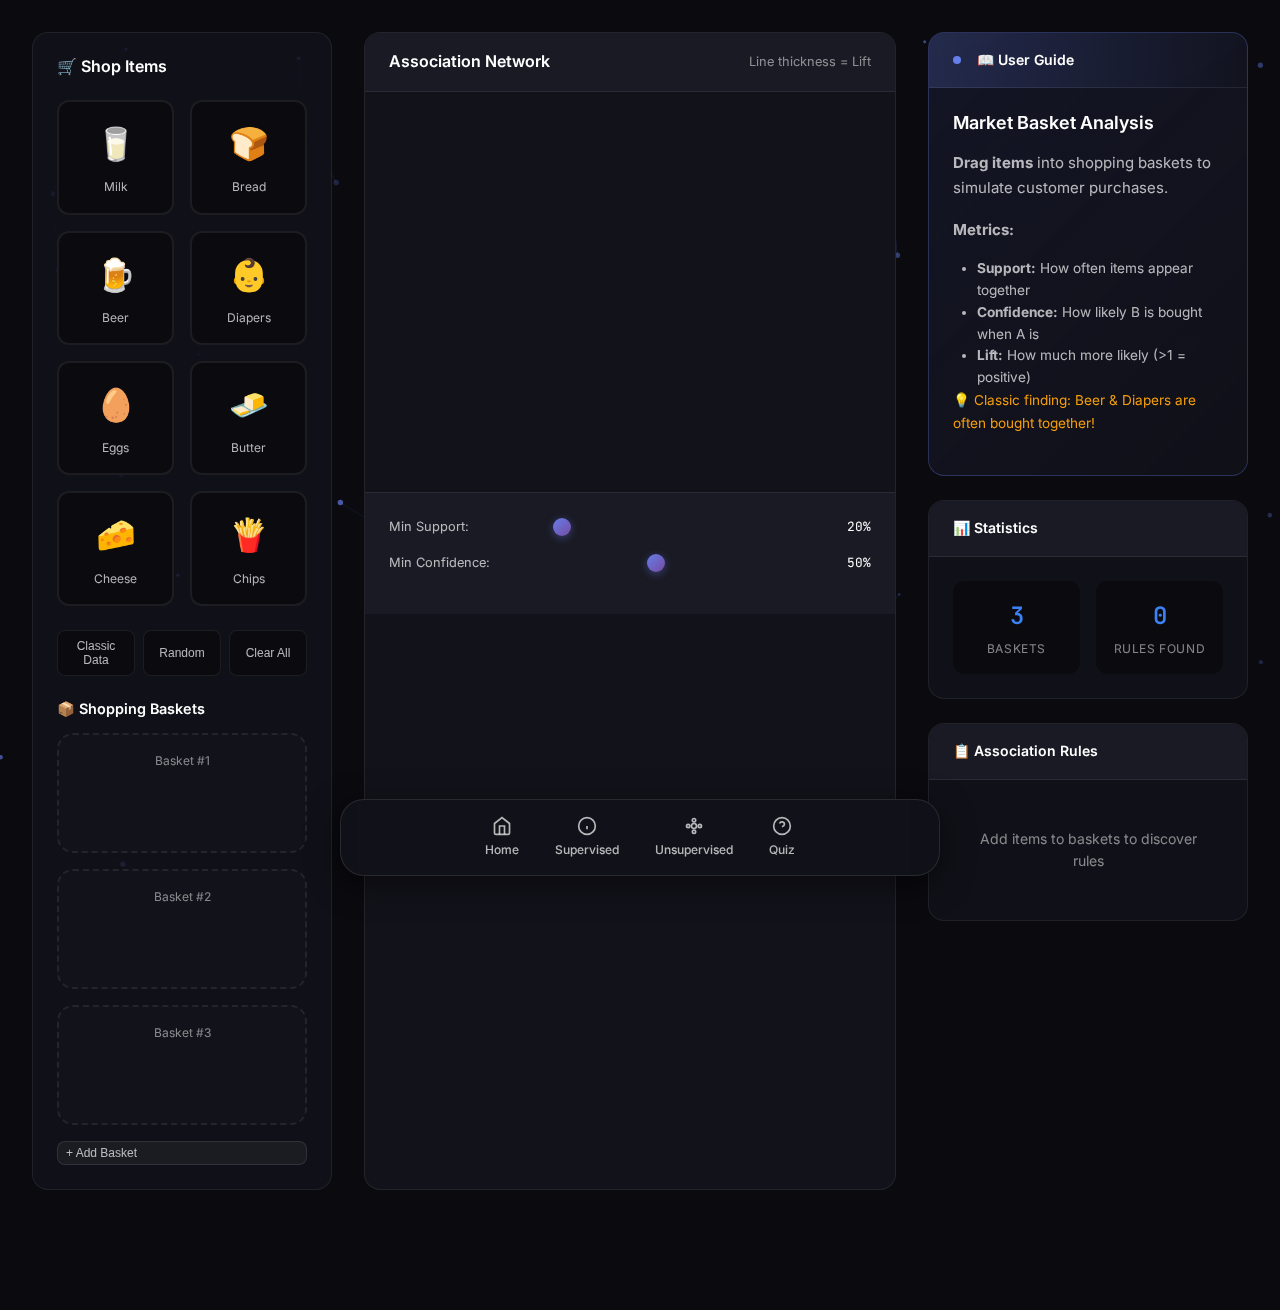
<file: labs/association.html>
<!DOCTYPE html>
<html lang="en">
<head>
    <meta charset="UTF-8">
    <meta name="viewport" content="width=device-width, initial-scale=1.0">
    <title>Association Rules Lab - ML Playground</title>
    <link rel="stylesheet" href="../style.css">
    <link rel="stylesheet" href="../education-system.css">
    <link href="https://fonts.googleapis.com/css2?family=Inter:wght@300;400;500;600;700&family=JetBrains+Mono:wght@400;500&display=swap" rel="stylesheet">
    <style>
        /* Association Rules Lab specific styles */
        .association-layout {
            display: grid;
            grid-template-columns: 300px 1fr 320px;
            gap: var(--space-xl);
            padding: var(--space-xl);
            min-height: 100vh;
            padding-bottom: 120px;
        }
        
        .items-panel {
            background: var(--color-bg-card);
            border: 1px solid var(--color-border);
            border-radius: var(--radius-lg);
            padding: var(--space-lg);
        }
        
        .items-grid {
            display: grid;
            grid-template-columns: repeat(2, 1fr);
            gap: var(--space-md);
            margin-bottom: var(--space-lg);
        }
        
        .item-card {
            display: flex;
            flex-direction: column;
            align-items: center;
            gap: var(--space-sm);
            padding: var(--space-md);
            background: var(--color-bg);
            border: 2px solid var(--color-border);
            border-radius: var(--radius-md);
            cursor: grab;
            transition: all var(--transition-fast);
            user-select: none;
        }
        
        .item-card:hover {
            border-color: var(--color-border-hover);
            transform: scale(1.05);
        }
        
        .item-card.dragging {
            opacity: 0.5;
            cursor: grabbing;
        }
        
        .item-emoji {
            font-size: 2rem;
        }
        
        .item-name {
            font-size: 0.75rem;
            color: var(--color-text-secondary);
        }
        
        .baskets-area {
            display: flex;
            flex-direction: column;
            gap: var(--space-lg);
        }
        
        .baskets-header {
            display: flex;
            align-items: center;
            justify-content: space-between;
        }
        
        .baskets-grid {
            display: grid;
            grid-template-columns: repeat(auto-fill, minmax(150px, 1fr));
            gap: var(--space-md);
            flex: 1;
        }
        
        .basket {
            background: var(--color-bg-elevated);
            border: 2px dashed var(--color-border);
            border-radius: var(--radius-lg);
            padding: var(--space-md);
            min-height: 120px;
            display: flex;
            flex-direction: column;
            align-items: center;
            transition: all var(--transition-fast);
        }
        
        .basket.drag-over {
            border-color: var(--color-green);
            background: rgba(16, 185, 129, 0.1);
        }
        
        .basket-header {
            font-size: 0.75rem;
            color: var(--color-text-muted);
            margin-bottom: var(--space-sm);
        }
        
        .basket-items {
            display: flex;
            flex-wrap: wrap;
            gap: var(--space-xs);
            justify-content: center;
            flex: 1;
        }
        
        .basket-item {
            font-size: 1.5rem;
            cursor: pointer;
            transition: transform var(--transition-fast);
        }
        
        .basket-item:hover {
            transform: scale(1.2);
        }
        
        .graph-container {
            background: var(--color-bg-elevated);
            border: 1px solid var(--color-border);
            border-radius: var(--radius-lg);
            overflow: hidden;
        }
        
        .graph-header {
            display: flex;
            align-items: center;
            justify-content: space-between;
            padding: var(--space-md) var(--space-lg);
            background: var(--color-surface);
            border-bottom: 1px solid var(--color-border);
        }
        
        .graph-canvas {
            width: 100%;
            height: 400px;
            display: block;
        }
        
        .filter-panel {
            padding: var(--space-lg);
            background: var(--color-surface);
            border-top: 1px solid var(--color-border);
        }
        
        .filter-row {
            display: flex;
            align-items: center;
            gap: var(--space-md);
            margin-bottom: var(--space-md);
        }
        
        .filter-label {
            min-width: 90px;
            font-size: 0.8rem;
            color: var(--color-text-secondary);
        }
        
        .filter-value {
            font-family: var(--font-mono);
            font-size: 0.8rem;
            min-width: 50px;
            text-align: right;
        }
        
        .rules-panel {
            max-height: 300px;
            overflow-y: auto;
        }
        
        .rule-card {
            padding: var(--space-md);
            background: var(--color-bg);
            border-radius: var(--radius-md);
            margin-bottom: var(--space-sm);
            cursor: pointer;
            transition: all var(--transition-fast);
        }
        
        .rule-card:hover {
            background: var(--color-surface);
        }
        
        .rule-card.active {
            border: 1px solid var(--color-blue);
            background: rgba(59, 130, 246, 0.1);
        }
        
        .rule-content {
            display: flex;
            align-items: center;
            gap: var(--space-sm);
            margin-bottom: var(--space-sm);
        }
        
        .rule-arrow {
            color: var(--color-text-muted);
        }
        
        .rule-metrics {
            display: flex;
            gap: var(--space-md);
            font-size: 0.7rem;
        }
        
        .metric {
            display: flex;
            align-items: center;
            gap: var(--space-xs);
        }
        
        .metric-label {
            color: var(--color-text-muted);
        }
        
        .metric-value {
            font-family: var(--font-mono);
            color: var(--color-text);
        }
        
        .metric-value.high {
            color: var(--color-green);
        }
        
        .metric-value.medium {
            color: var(--color-yellow);
        }
        
        .presets-row {
            display: flex;
            gap: var(--space-sm);
            margin-bottom: var(--space-lg);
        }
        
        .preset-btn {
            flex: 1;
            padding: var(--space-sm);
            background: var(--color-bg);
            border: 1px solid var(--color-border);
            border-radius: var(--radius-sm);
            color: var(--color-text-secondary);
            font-size: 0.75rem;
            cursor: pointer;
            transition: all var(--transition-fast);
        }
        
        .preset-btn:hover {
            border-color: var(--color-border-hover);
            color: var(--color-text);
        }
        
        @media (max-width: 1200px) {
            .association-layout {
                grid-template-columns: 1fr;
            }
            
            .items-panel {
                order: 1;
            }
            
            .graph-container {
                order: 2;
            }
            
            .dashboard {
                order: 3;
            }
        }
    </style>
</head>
<body>
    <canvas id="bg-canvas"></canvas>
    
    <div class="association-layout">
        <!-- Left: Items Panel -->
        <div class="items-panel">
            <h3 style="margin-bottom: var(--space-lg); font-size: 1rem;">🛒 Shop Items</h3>
            
            <div class="items-grid" id="items-grid">
                <div class="item-card" draggable="true" data-item="milk">
                    <span class="item-emoji">🥛</span>
                    <span class="item-name">Milk</span>
                </div>
                <div class="item-card" draggable="true" data-item="bread">
                    <span class="item-emoji">🍞</span>
                    <span class="item-name">Bread</span>
                </div>
                <div class="item-card" draggable="true" data-item="beer">
                    <span class="item-emoji">🍺</span>
                    <span class="item-name">Beer</span>
                </div>
                <div class="item-card" draggable="true" data-item="diapers">
                    <span class="item-emoji">👶</span>
                    <span class="item-name">Diapers</span>
                </div>
                <div class="item-card" draggable="true" data-item="eggs">
                    <span class="item-emoji">🥚</span>
                    <span class="item-name">Eggs</span>
                </div>
                <div class="item-card" draggable="true" data-item="butter">
                    <span class="item-emoji">🧈</span>
                    <span class="item-name">Butter</span>
                </div>
                <div class="item-card" draggable="true" data-item="cheese">
                    <span class="item-emoji">🧀</span>
                    <span class="item-name">Cheese</span>
                </div>
                <div class="item-card" draggable="true" data-item="chips">
                    <span class="item-emoji">🍟</span>
                    <span class="item-name">Chips</span>
                </div>
            </div>
            
            <div class="presets-row">
                <button class="preset-btn" data-preset="classic">Classic Data</button>
                <button class="preset-btn" data-preset="random">Random</button>
                <button class="preset-btn" data-preset="clear">Clear All</button>
            </div>
            
            <h4 style="margin-bottom: var(--space-md); font-size: 0.9rem;">📦 Shopping Baskets</h4>
            <div class="baskets-grid" id="baskets-grid">
                <!-- Baskets generated by JS -->
            </div>
            
            <button class="canvas-btn" style="width: 100%; margin-top: var(--space-md);" id="add-basket">
                + Add Basket
            </button>
        </div>
        
        <!-- Center: Network Graph -->
        <div class="graph-container">
            <div class="graph-header">
                <span style="font-weight: 600;">Association Network</span>
                <span style="font-size: 0.8rem; color: var(--color-text-muted);">
                    Line thickness = Lift
                </span>
            </div>
            <canvas id="graph-canvas" class="graph-canvas"></canvas>
            <div class="filter-panel">
                <div class="filter-row">
                    <span class="filter-label">Min Support:</span>
                    <input type="range" id="support-slider" min="0" max="100" value="20" style="flex: 1;">
                    <span class="filter-value" id="support-value">20%</span>
                </div>
                <div class="filter-row">
                    <span class="filter-label">Min Confidence:</span>
                    <input type="range" id="confidence-slider" min="0" max="100" value="50" style="flex: 1;">
                    <span class="filter-value" id="confidence-value">50%</span>
                </div>
            </div>
        </div>
        
        <!-- Right: Dashboard -->
        <aside class="dashboard" style="gap: var(--space-lg);">
            <!-- Guide - NOW AT TOP -->
            <div class="panel guide-panel">
                <div class="panel-header">
                    <span class="panel-title">📖 User Guide</span>
                </div>
                <div class="narrative">
                    <div class="narrative-step active">
                        <h3>Market Basket Analysis</h3>
                        <p><strong>Drag items</strong> into shopping baskets to simulate customer purchases.</p>
                        <p><strong>Metrics:</strong></p>
                        <ul style="color: var(--color-text-secondary); margin-left: 1.5rem; font-size: 0.85rem;">
                            <li><strong>Support:</strong> How often items appear together</li>
                            <li><strong>Confidence:</strong> How likely B is bought when A is</li>
                            <li><strong>Lift:</strong> How much more likely (>1 = positive)</li>
                        </ul>
                        <p style="color: var(--color-yellow); font-size: 0.85rem;">💡 Classic finding: Beer & Diapers are often bought together!</p>
                    </div>
                </div>
            </div>
            
            <!-- Stats -->
            <div class="panel">
                <div class="panel-header">
                    <span class="panel-title">📊 Statistics</span>
                </div>
                <div class="panel-content">
                    <div class="stats-grid">
                        <div class="stat-item">
                            <div class="stat-value" id="basket-count">0</div>
                            <div class="stat-label">Baskets</div>
                        </div>
                        <div class="stat-item">
                            <div class="stat-value" id="rule-count">0</div>
                            <div class="stat-label">Rules Found</div>
                        </div>
                    </div>
                </div>
            </div>
            
            <!-- Rules List -->
            <div class="panel">
                <div class="panel-header">
                    <span class="panel-title">📋 Association Rules</span>
                </div>
                <div class="panel-content">
                    <div class="rules-panel" id="rules-panel">
                        <div style="text-align: center; color: var(--color-text-muted); padding: var(--space-lg); font-size: 0.875rem;">
                            Add items to baskets to discover rules
                        </div>
                    </div>
                </div>
            </div>
            
            <!-- Selected Rule Details -->
            <div class="panel" id="rule-details-panel" style="display: none;">
                <div class="panel-header">
                    <span class="panel-title">🔍 Rule Details</span>
                </div>
                <div class="panel-content" id="rule-details">
                </div>
            </div>
        </aside>
    </div>
    
    <!-- Bottom Navigation -->
    <nav class="bottom-nav">
        <div class="nav-container">
            <a href="../index.html" class="nav-item magnetic">
                <svg width="20" height="20" viewBox="0 0 24 24" fill="none" stroke="currentColor" stroke-width="2">
                    <path d="M3 9l9-7 9 7v11a2 2 0 0 1-2 2H5a2 2 0 0 1-2-2z"/>
                    <polyline points="9 22 9 12 15 12 15 22"/>
                </svg>
                <span>Home</span>
            </a>
            
            <div class="nav-item has-dropdown magnetic">
                <svg width="20" height="20" viewBox="0 0 24 24" fill="none" stroke="currentColor" stroke-width="2">
                    <circle cx="12" cy="12" r="10"/>
                    <path d="M12 16v-4M12 8h.01"/>
                </svg>
                <span>Supervised</span>
                <div class="nav-dropdown">
                    <a href="linear-regression.html" class="dropdown-item">
                        <span class="dropdown-icon">📈</span>
                        Linear Regression
                    </a>
                    <a href="logistic-regression.html" class="dropdown-item">
                        <span class="dropdown-icon">📊</span>
                        Logistic Regression
                    </a>
                    <a href="decision-trees.html" class="dropdown-item">
                        <span class="dropdown-icon">🌳</span>
                        Decision Trees
                    </a>
                    <a href="svm.html" class="dropdown-item">
                        <span class="dropdown-icon">⚡</span>
                        SVM
                    </a>
                    <a href="knn.html" class="dropdown-item">
                        <span class="dropdown-icon">🎯</span>
                        KNN
                    </a>
                </div>
            </div>
            
            <div class="nav-item has-dropdown magnetic">
                <svg width="20" height="20" viewBox="0 0 24 24" fill="none" stroke="currentColor" stroke-width="2">
                    <circle cx="12" cy="12" r="3"/>
                    <circle cx="19" cy="12" r="2"/>
                    <circle cx="5" cy="12" r="2"/>
                    <circle cx="12" cy="5" r="2"/>
                    <circle cx="12" cy="19" r="2"/>
                </svg>
                <span>Unsupervised</span>
                <div class="nav-dropdown">
                    <a href="kmeans.html" class="dropdown-item">
                        <span class="dropdown-icon">🎨</span>
                        K-Means Clustering
                    </a>
                    <a href="association.html" class="dropdown-item" style="background: rgba(102, 126, 234, 0.2);">
                        <span class="dropdown-icon">🛒</span>
                        Association Rules
                    </a>
                </div>
            </div>
            
            <a href="../quiz.html" class="nav-item magnetic">
                <svg width="20" height="20" viewBox="0 0 24 24" fill="none" stroke="currentColor" stroke-width="2">
                    <circle cx="12" cy="12" r="10"/>
                    <path d="M9.09 9a3 3 0 0 1 5.83 1c0 2-3 3-3 3"/>
                    <line x1="12" y1="17" x2="12.01" y2="17"/>
                </svg>
                <span>Quiz</span>
            </a>
        </div>
    </nav>

    <script src="https://cdnjs.cloudflare.com/ajax/libs/gsap/3.12.2/gsap.min.js"></script>
    <script src="../script.js"></script>
    <script src="../education-system.js"></script>
    <script src="association.js"></script>

<script>
 window.difyChatbotConfig = {
  token: '2kOuMUhfJnMKcqol',
  inputs: {
    // You can define the inputs from the Start node here
    // key is the variable name
    // e.g.
    // name: "NAME"
  },
  systemVariables: {
    // user_id: 'YOU CAN DEFINE USER ID HERE',
    // conversation_id: 'YOU CAN DEFINE CONVERSATION ID HERE, IT MUST BE A VALID UUID',
  },
  userVariables: {
    // avatar_url: 'YOU CAN DEFINE USER AVATAR URL HERE',
    // name: 'YOU CAN DEFINE USER NAME HERE',
  },
 }
</script>
<script
 src="https://udify.app/embed.min.js"
 id="2kOuMUhfJnMKcqol"
 defer>
</script>
<style>
  #dify-chatbot-bubble-button {
    background-color: #1C64F2 !important;
    position: fixed !important;
    bottom: 2rem !important;
    right: 2rem !important;
    z-index: 9999 !important;
  }
  #dify-chatbot-bubble-window {
    width: 24rem !important;
    height: 40rem !important;
    position: fixed !important;
    bottom: 6rem !important;
    right: 2rem !important;
    z-index: 9999 !important;
  }
</style>

</body>
</html>
</file>
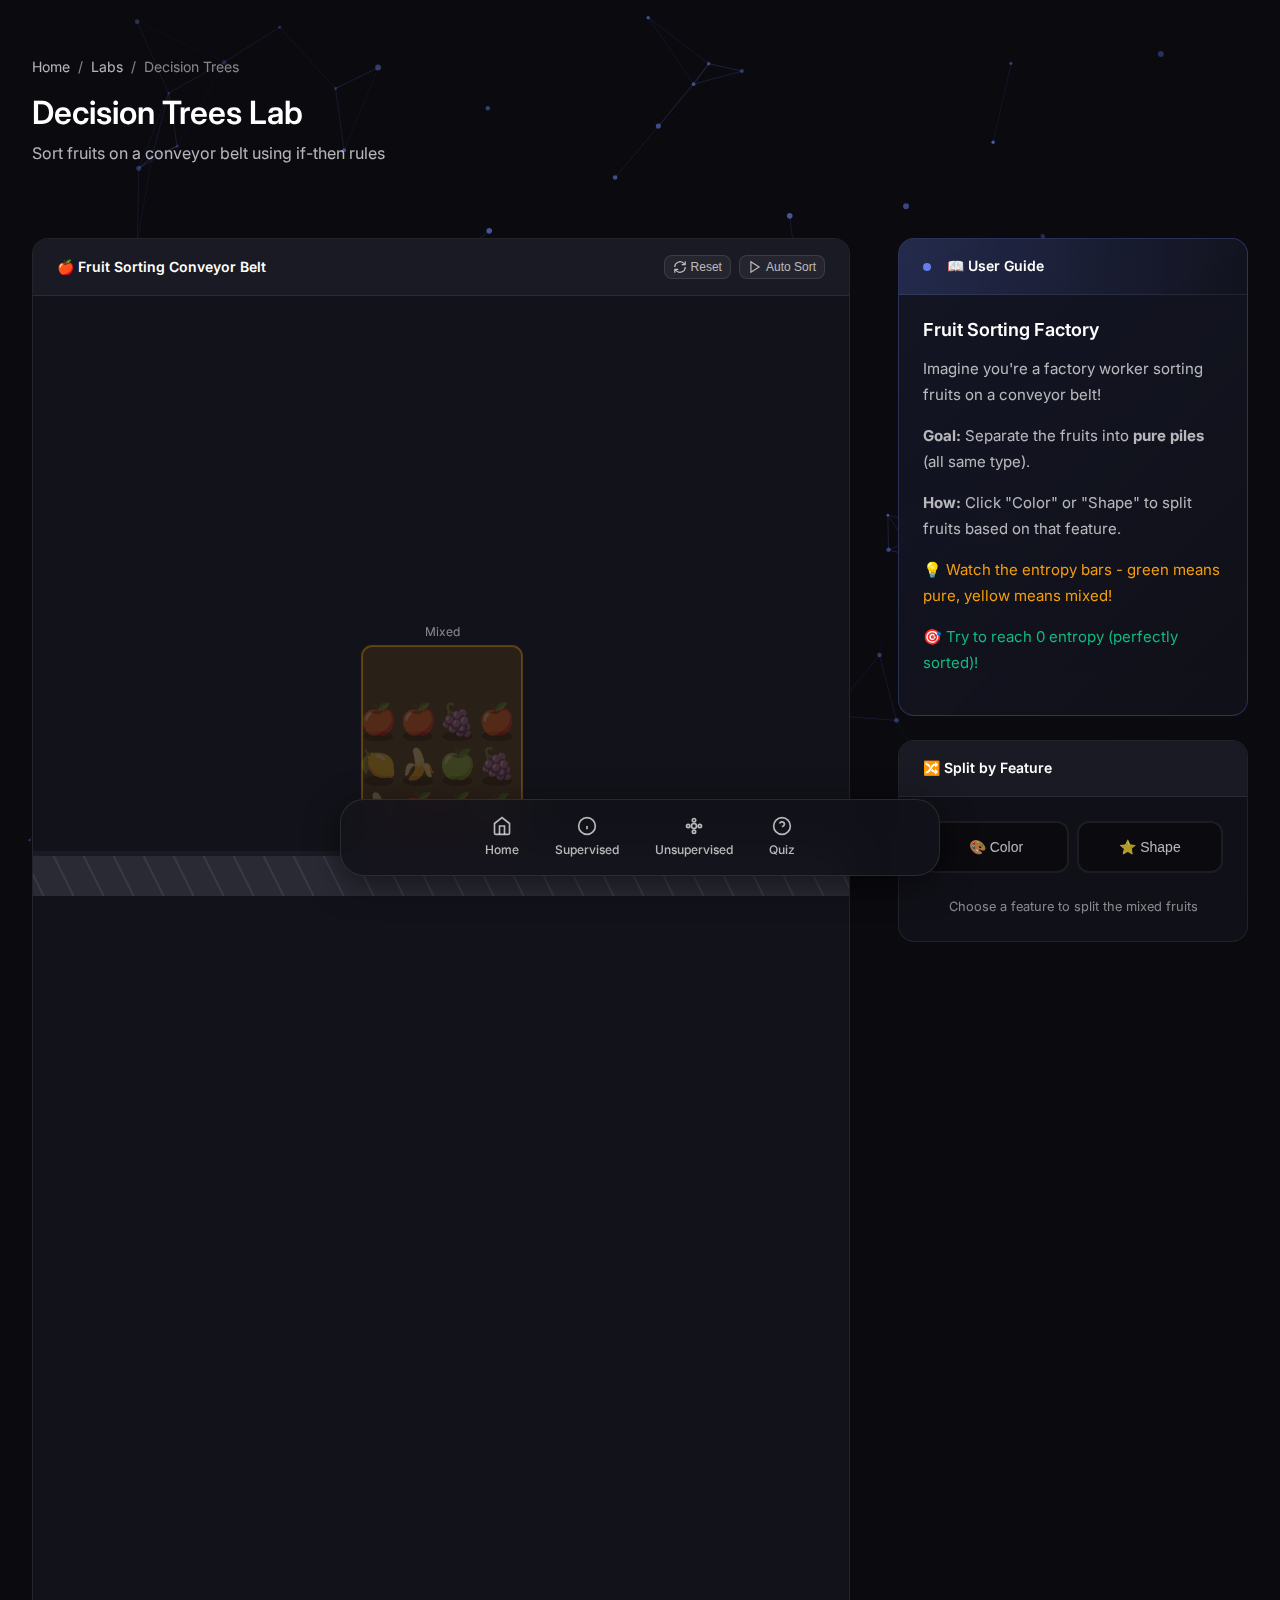
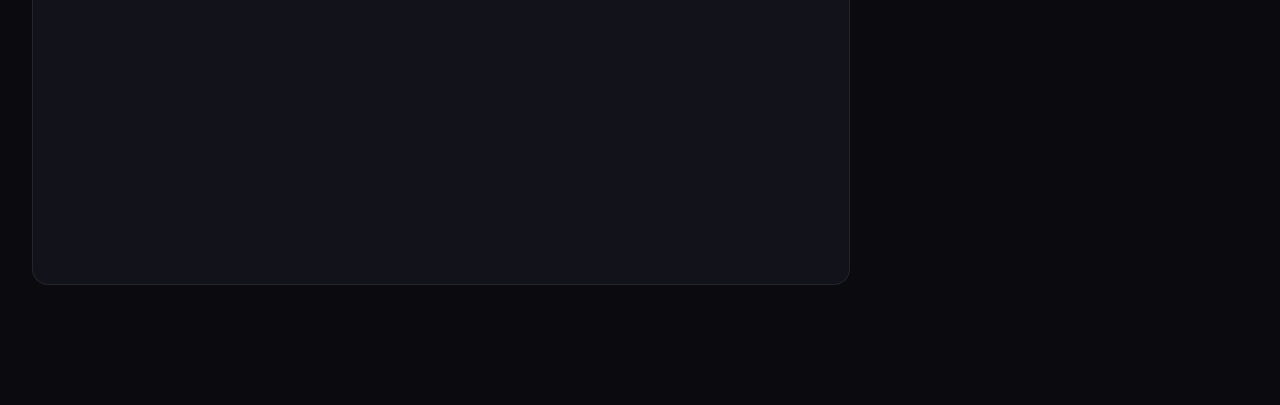
<file: labs/decision-trees.html>
<!DOCTYPE html>
<html lang="en">
<head>
    <meta charset="UTF-8">
    <meta name="viewport" content="width=device-width, initial-scale=1.0">
    <title>Decision Trees Lab - ML Playground</title>
    <link rel="stylesheet" href="../style.css">
    <link rel="stylesheet" href="../education-system.css">
    <link href="https://fonts.googleapis.com/css2?family=Inter:wght@300;400;500;600;700&family=JetBrains+Mono:wght@400;500&display=swap" rel="stylesheet">
    <style>
        /* Decision Tree Lab specific styles */
        .conveyor-area {
            background: var(--color-bg-elevated);
            border: 1px solid var(--color-border);
            border-radius: var(--radius-lg);
            overflow: hidden;
            position: relative;
        }
        
        .conveyor-header {
            display: flex;
            align-items: center;
            justify-content: space-between;
            padding: var(--space-md) var(--space-lg);
            background: var(--color-surface);
            border-bottom: 1px solid var(--color-border);
        }
        
        .conveyor-canvas {
            width: 100%;
            height: 500px;
            display: block;
        }
        
        .feature-selector {
            display: flex;
            gap: var(--space-sm);
            margin-bottom: var(--space-lg);
        }
        
        .feature-btn {
            flex: 1;
            display: flex;
            align-items: center;
            justify-content: center;
            gap: var(--space-sm);
            padding: var(--space-md);
            background: var(--color-bg);
            border: 2px solid var(--color-border);
            border-radius: var(--radius-md);
            color: var(--color-text-secondary);
            font-size: 0.875rem;
            font-weight: 500;
            cursor: pointer;
            transition: all var(--transition-fast);
        }
        
        .feature-btn:hover {
            border-color: var(--color-border-hover);
            color: var(--color-text);
        }
        
        .feature-btn.active {
            background: var(--gradient-primary);
            border-color: transparent;
            color: white;
        }
        
        .feature-btn:disabled {
            opacity: 0.5;
            cursor: not-allowed;
        }
        
        .entropy-container {
            background: var(--color-bg);
            border-radius: var(--radius-md);
            padding: var(--space-lg);
            margin-bottom: var(--space-lg);
        }
        
        .entropy-title {
            font-size: 0.875rem;
            color: var(--color-text-muted);
            margin-bottom: var(--space-md);
            display: flex;
            align-items: center;
            justify-content: space-between;
        }
        
        .entropy-value {
            font-family: var(--font-mono);
            color: var(--color-text);
        }
        
        .entropy-bar {
            height: 24px;
            background: var(--color-surface);
            border-radius: var(--radius-full);
            overflow: hidden;
            position: relative;
        }
        
        .entropy-fill {
            height: 100%;
            border-radius: var(--radius-full);
            transition: all var(--transition-base);
        }
        
        .entropy-fill.pure {
            background: linear-gradient(90deg, #10b981, #34d399);
        }
        
        .entropy-fill.mixed {
            background: linear-gradient(90deg, #f59e0b, #fbbf24);
        }
        
        .entropy-fill.impure {
            background: linear-gradient(90deg, #ef4444, #f87171);
        }
        
        .entropy-labels {
            display: flex;
            justify-content: space-between;
            font-size: 0.7rem;
            color: var(--color-text-muted);
            margin-top: var(--space-xs);
        }
        
        .pile-stats {
            display: grid;
            grid-template-columns: repeat(2, 1fr);
            gap: var(--space-md);
        }
        
        .pile-stat {
            background: var(--color-bg);
            border-radius: var(--radius-md);
            padding: var(--space-md);
            text-align: center;
        }
        
        .pile-stat-title {
            font-size: 0.75rem;
            color: var(--color-text-muted);
            margin-bottom: var(--space-xs);
        }
        
        .pile-stat-value {
            font-family: var(--font-mono);
            font-size: 1.25rem;
            font-weight: 600;
        }
        
        .pile-stat-bar {
            height: 8px;
            background: var(--color-surface);
            border-radius: var(--radius-full);
            margin-top: var(--space-sm);
            overflow: hidden;
        }
        
        .pile-stat-fill {
            height: 100%;
            border-radius: var(--radius-full);
            transition: width var(--transition-base);
        }
        
        .tree-viz {
            background: var(--color-bg);
            border-radius: var(--radius-md);
            padding: var(--space-lg);
            min-height: 200px;
        }
        
        .tree-viz-title {
            font-size: 0.875rem;
            color: var(--color-text-muted);
            margin-bottom: var(--space-md);
        }
        
        .tree-node {
            display: inline-flex;
            align-items: center;
            gap: var(--space-sm);
            padding: var(--space-sm) var(--space-md);
            background: var(--color-surface);
            border: 1px solid var(--color-border);
            border-radius: var(--radius-md);
            font-size: 0.8rem;
            margin: var(--space-xs);
        }
        
        .tree-node.decision {
            background: rgba(102, 126, 234, 0.2);
            border-color: rgba(102, 126, 234, 0.5);
        }
        
        .tree-node.leaf {
            border-color: var(--color-green);
        }
        
        .scissor-btn {
            display: flex;
            align-items: center;
            gap: var(--space-sm);
            padding: var(--space-md);
            background: rgba(239, 68, 68, 0.1);
            border: 1px solid rgba(239, 68, 68, 0.3);
            border-radius: var(--radius-md);
            color: var(--color-red);
            font-size: 0.875rem;
            cursor: pointer;
            transition: all var(--transition-fast);
            width: 100%;
            justify-content: center;
            margin-top: var(--space-lg);
        }
        
        .scissor-btn:hover {
            background: rgba(239, 68, 68, 0.2);
            border-color: rgba(239, 68, 68, 0.5);
        }
        
        .scissor-btn:disabled {
            opacity: 0.5;
            cursor: not-allowed;
        }
    </style>
</head>
<body>
    <canvas id="bg-canvas"></canvas>
    
    <div class="lab-layout">
        <header class="lab-header">
            <div class="lab-breadcrumb">
                <a href="../index.html">Home</a>
                <span>/</span>
                <a href="../index.html#labs">Labs</a>
                <span>/</span>
                <span>Decision Trees</span>
            </div>
            <h1>Decision Trees Lab</h1>
            <p>Sort fruits on a conveyor belt using if-then rules</p>
        </header>
        
        <section class="conveyor-area">
            <div class="conveyor-header">
                <span class="canvas-title">🍎 Fruit Sorting Conveyor Belt</span>
                <div class="canvas-actions">
                    <button class="canvas-btn" data-action="reset">
                        <svg width="14" height="14" viewBox="0 0 24 24" fill="none" stroke="currentColor" stroke-width="2">
                            <path d="M21 2v6h-6M3 12a9 9 0 0 1 15-6.7L21 8M3 22v-6h6M21 12a9 9 0 0 1-15 6.7L3 16"/>
                        </svg>
                        Reset
                    </button>
                    <button class="canvas-btn" data-action="auto">
                        <svg width="14" height="14" viewBox="0 0 24 24" fill="none" stroke="currentColor" stroke-width="2">
                            <polygon points="5 3 19 12 5 21 5 3"/>
                        </svg>
                        Auto Sort
                    </button>
                </div>
            </div>
            <canvas id="conveyor-canvas" class="conveyor-canvas"></canvas>
        </section>
        
        <aside class="dashboard">
            <!-- Guide - NOW AT TOP -->
            <div class="panel guide-panel">
                <div class="panel-header">
                    <span class="panel-title">📖 User Guide</span>
                </div>
                <div class="narrative">
                    <div class="narrative-step active">
                        <h3>Fruit Sorting Factory</h3>
                        <p>Imagine you're a factory worker sorting fruits on a conveyor belt!</p>
                        <p><strong>Goal:</strong> Separate the fruits into <strong>pure piles</strong> (all same type).</p>
                        <p><strong>How:</strong> Click "Color" or "Shape" to split fruits based on that feature.</p>
                        <p style="color: var(--color-yellow);">💡 Watch the entropy bars - green means pure, yellow means mixed!</p>
                        <p style="color: var(--color-green);">🎯 Try to reach 0 entropy (perfectly sorted)!</p>
                    </div>
                </div>
            </div>
            
            <!-- Feature Selector -->
            <div class="panel">
                <div class="panel-header">
                    <span class="panel-title">🔀 Split by Feature</span>
                </div>
                <div class="panel-content">
                    <div class="feature-selector">
                        <button class="feature-btn" data-feature="color" id="btn-color">
                            🎨 Color
                        </button>
                        <button class="feature-btn" data-feature="shape" id="btn-shape">
                            ⭐ Shape
                        </button>
                    </div>
                    <p style="font-size: 0.8rem; color: var(--color-text-muted); text-align: center;">
                        Choose a feature to split the mixed fruits
                    </p>
                </div>
            </div>
            
            <!-- Overall Entropy -->
            <div class="panel">
                <div class="panel-header">
                    <span class="panel-title">📊 Overall Entropy</span>
                </div>
                <div class="panel-content">
                    <div class="entropy-container">
                        <div class="entropy-title">
                            <span>Impurity Level</span>
                            <span class="entropy-value" id="overall-entropy">1.00</span>
                        </div>
                        <div class="entropy-bar">
                            <div class="entropy-fill mixed" id="overall-entropy-bar" style="width: 100%"></div>
                        </div>
                        <div class="entropy-labels">
                            <span>Pure (0)</span>
                            <span>Mixed (1)</span>
                        </div>
                    </div>
                </div>
            </div>
            
            <!-- Pile Statistics -->
            <div class="panel">
                <div class="panel-header">
                    <span class="panel-title">📦 Pile Statistics</span>
                </div>
                <div class="panel-content">
                    <div class="pile-stats" id="pile-stats">
                        <div class="pile-stat">
                            <div class="pile-stat-title">Mixed Pile</div>
                            <div class="pile-stat-value" id="mixed-count">12</div>
                            <div class="pile-stat-bar">
                                <div class="pile-stat-fill" style="width: 100%; background: var(--color-yellow);"></div>
                            </div>
                        </div>
                    </div>
                </div>
            </div>
            
            <!-- Tree Visualization -->
            <div class="panel">
                <div class="panel-header">
                    <span class="panel-title">🌳 Decision Tree</span>
                </div>
                <div class="panel-content">
                    <div class="tree-viz" id="tree-viz">
                        <div style="text-align: center; color: var(--color-text-muted); padding: var(--space-lg);">
                            Click a feature to start building the tree
                        </div>
                    </div>
                    <button class="scissor-btn" id="prune-btn" disabled>
                        ✂️ Prune Last Split
                    </button>
                </div>
            </div>
        </aside>
    </div>
    
    <!-- Bottom Navigation -->
    <nav class="bottom-nav">
        <div class="nav-container">
            <a href="../index.html" class="nav-item magnetic">
                <svg width="20" height="20" viewBox="0 0 24 24" fill="none" stroke="currentColor" stroke-width="2">
                    <path d="M3 9l9-7 9 7v11a2 2 0 0 1-2 2H5a2 2 0 0 1-2-2z"/>
                    <polyline points="9 22 9 12 15 12 15 22"/>
                </svg>
                <span>Home</span>
            </a>
            
            <div class="nav-item has-dropdown magnetic">
                <svg width="20" height="20" viewBox="0 0 24 24" fill="none" stroke="currentColor" stroke-width="2">
                    <circle cx="12" cy="12" r="10"/>
                    <path d="M12 16v-4M12 8h.01"/>
                </svg>
                <span>Supervised</span>
                <div class="nav-dropdown">
                    <a href="linear-regression.html" class="dropdown-item">
                        <span class="dropdown-icon">📈</span>
                        Linear Regression
                    </a>
                    <a href="logistic-regression.html" class="dropdown-item">
                        <span class="dropdown-icon">📊</span>
                        Logistic Regression
                    </a>
                    <a href="decision-trees.html" class="dropdown-item" style="background: rgba(102, 126, 234, 0.2);">
                        <span class="dropdown-icon">🌳</span>
                        Decision Trees
                    </a>
                    <a href="svm.html" class="dropdown-item">
                        <span class="dropdown-icon">⚡</span>
                        SVM
                    </a>
                    <a href="knn.html" class="dropdown-item">
                        <span class="dropdown-icon">🎯</span>
                        KNN
                    </a>
                </div>
            </div>
            
            <div class="nav-item has-dropdown magnetic">
                <svg width="20" height="20" viewBox="0 0 24 24" fill="none" stroke="currentColor" stroke-width="2">
                    <circle cx="12" cy="12" r="3"/>
                    <circle cx="19" cy="12" r="2"/>
                    <circle cx="5" cy="12" r="2"/>
                    <circle cx="12" cy="5" r="2"/>
                    <circle cx="12" cy="19" r="2"/>
                </svg>
                <span>Unsupervised</span>
                <div class="nav-dropdown">
                    <a href="kmeans.html" class="dropdown-item">
                        <span class="dropdown-icon">🎨</span>
                        K-Means Clustering
                    </a>
                    <a href="association.html" class="dropdown-item">
                        <span class="dropdown-icon">🛒</span>
                        Association Rules
                    </a>
                </div>
            </div>
            
            <a href="../quiz.html" class="nav-item magnetic">
                <svg width="20" height="20" viewBox="0 0 24 24" fill="none" stroke="currentColor" stroke-width="2">
                    <circle cx="12" cy="12" r="10"/>
                    <path d="M9.09 9a3 3 0 0 1 5.83 1c0 2-3 3-3 3"/>
                    <line x1="12" y1="17" x2="12.01" y2="17"/>
                </svg>
                <span>Quiz</span>
            </a>
        </div>
    </nav>

    <script src="https://cdnjs.cloudflare.com/ajax/libs/gsap/3.12.2/gsap.min.js"></script>
    <script src="../script.js"></script>
    <script src="../education-system.js"></script>
    <script src="decision-trees.js"></script>

<script>
 window.difyChatbotConfig = {
  token: '2kOuMUhfJnMKcqol',
  inputs: {
    // You can define the inputs from the Start node here
    // key is the variable name
    // e.g.
    // name: "NAME"
  },
  systemVariables: {
    // user_id: 'YOU CAN DEFINE USER ID HERE',
    // conversation_id: 'YOU CAN DEFINE CONVERSATION ID HERE, IT MUST BE A VALID UUID',
  },
  userVariables: {
    // avatar_url: 'YOU CAN DEFINE USER AVATAR URL HERE',
    // name: 'YOU CAN DEFINE USER NAME HERE',
  },
 }
</script>
<script
 src="https://udify.app/embed.min.js"
 id="2kOuMUhfJnMKcqol"
 defer>
</script>
<style>
  #dify-chatbot-bubble-button {
    background-color: #1C64F2 !important;
    position: fixed !important;
    bottom: 2rem !important;
    right: 2rem !important;
    z-index: 9999 !important;
  }
  #dify-chatbot-bubble-window {
    width: 24rem !important;
    height: 40rem !important;
    position: fixed !important;
    bottom: 6rem !important;
    right: 2rem !important;
    z-index: 9999 !important;
  }
</style>

</body>
</html>
</file>
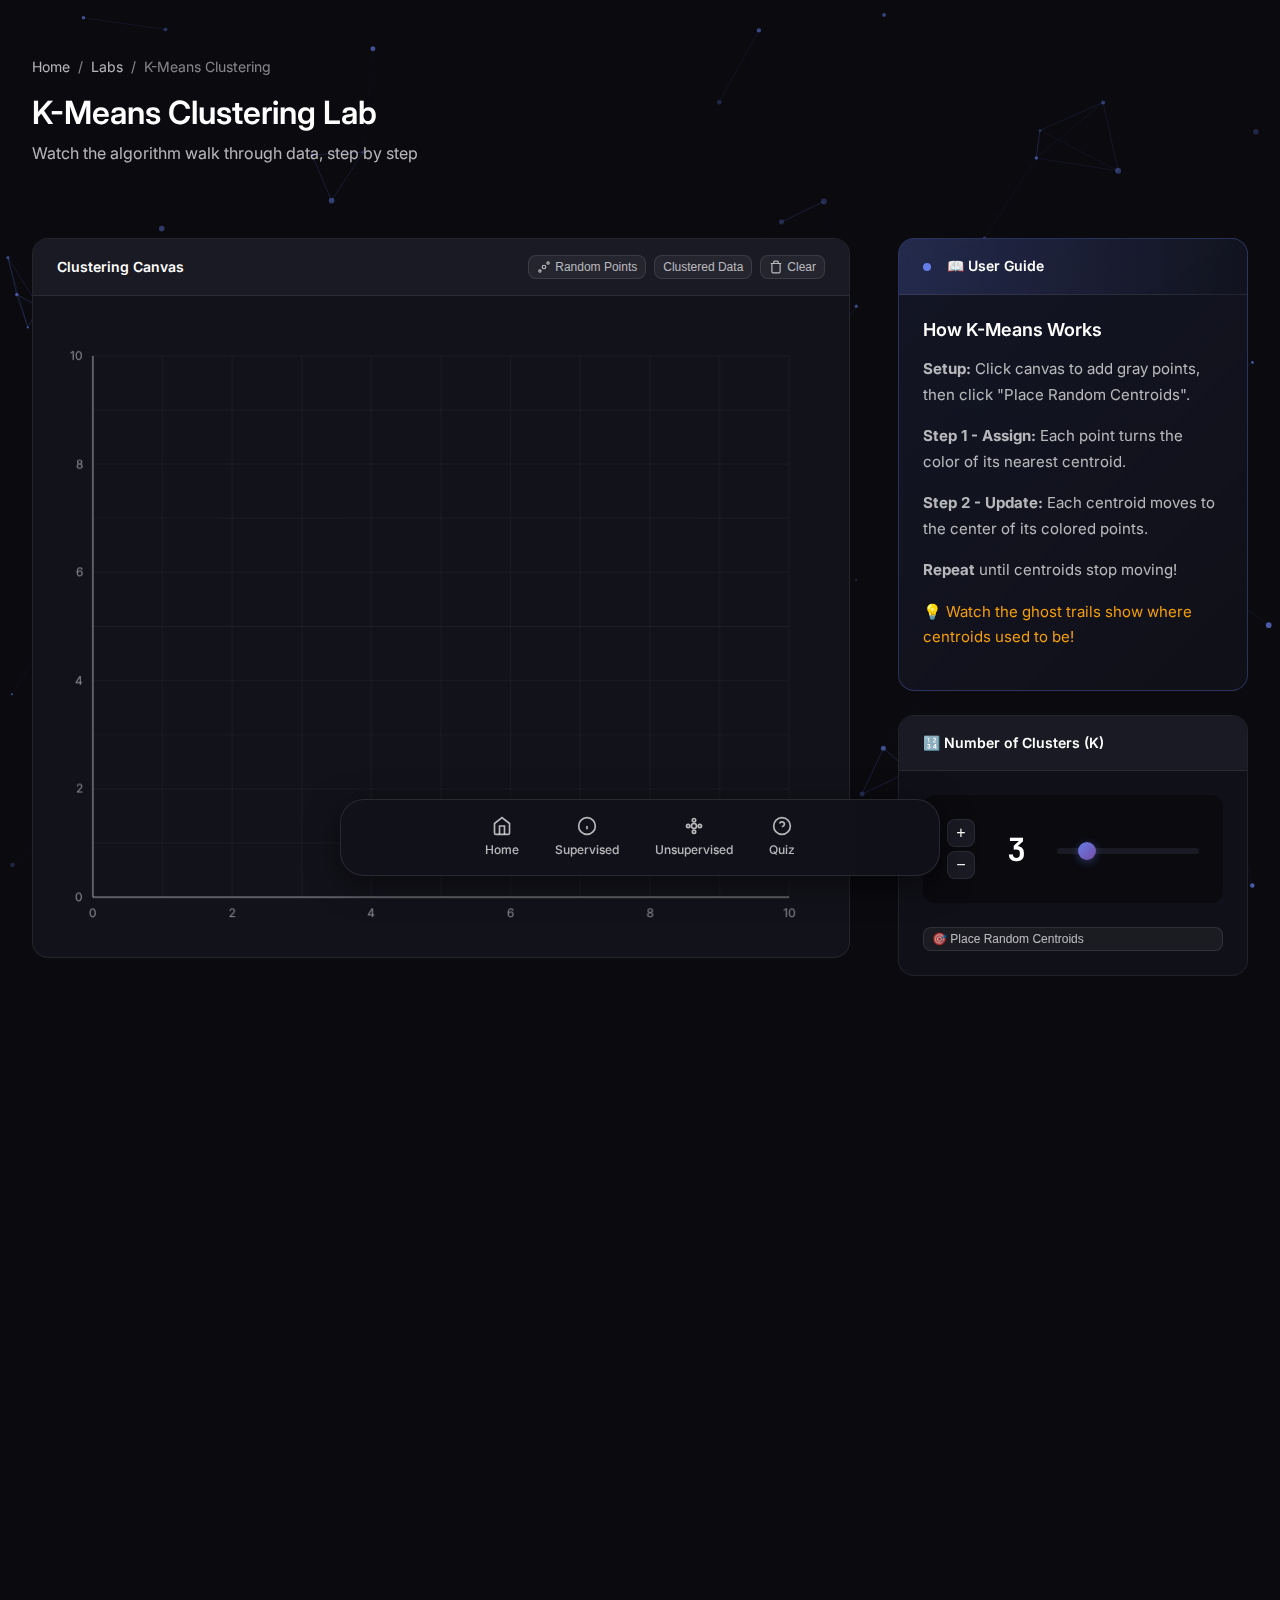
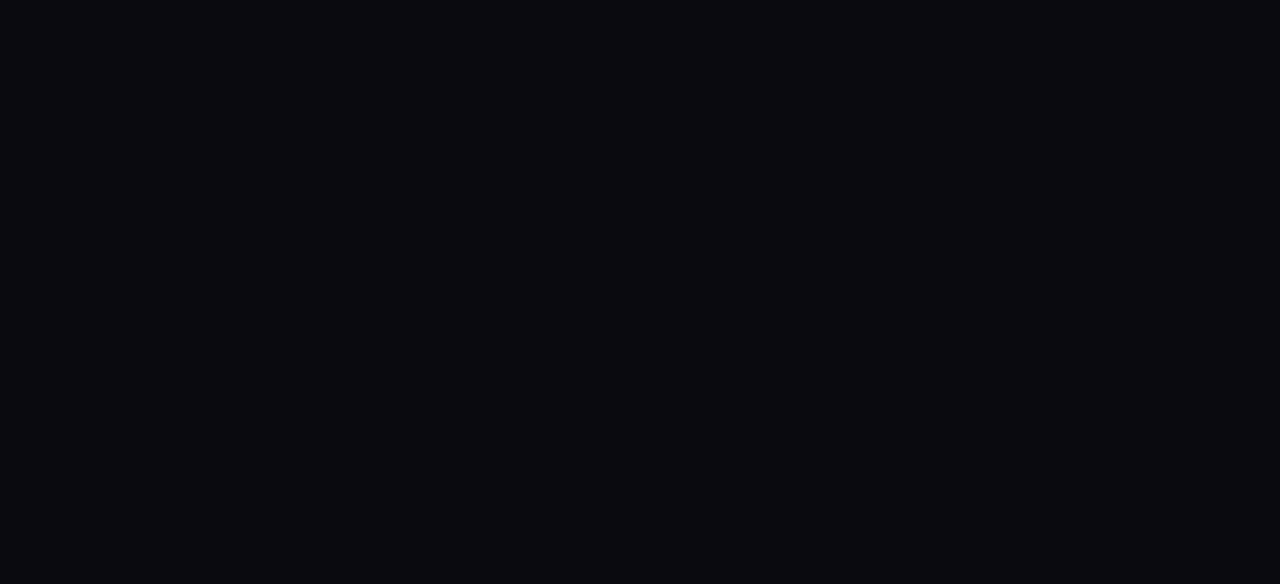
<file: labs/kmeans.html>
<!DOCTYPE html>
<html lang="en">
<head>
    <meta charset="UTF-8">
    <meta name="viewport" content="width=device-width, initial-scale=1.0">
    <title>K-Means Clustering Lab - ML Playground</title>
    <link rel="stylesheet" href="../style.css">
    <link rel="stylesheet" href="../education-system.css">
    <link href="https://fonts.googleapis.com/css2?family=Inter:wght@300;400;500;600;700&family=JetBrains+Mono:wght@400;500&display=swap" rel="stylesheet">
    <style>
        /* K-Means Lab specific styles */
        .step-controls {
            display: flex;
            gap: var(--space-sm);
            margin-bottom: var(--space-lg);
        }
        
        .step-btn {
            flex: 1;
            display: flex;
            flex-direction: column;
            align-items: center;
            gap: var(--space-xs);
            padding: var(--space-md);
            background: var(--color-bg);
            border: 2px solid var(--color-border);
            border-radius: var(--radius-md);
            color: var(--color-text-secondary);
            font-size: 0.8rem;
            font-weight: 500;
            cursor: pointer;
            transition: all var(--transition-fast);
        }
        
        .step-btn:hover:not(:disabled) {
            border-color: var(--color-border-hover);
            color: var(--color-text);
        }
        
        .step-btn.active {
            background: var(--gradient-primary);
            border-color: transparent;
            color: white;
        }
        
        .step-btn:disabled {
            opacity: 0.5;
            cursor: not-allowed;
        }
        
        .step-btn .step-number {
            width: 24px;
            height: 24px;
            display: flex;
            align-items: center;
            justify-content: center;
            background: var(--color-surface);
            border-radius: 50%;
            font-weight: 600;
            font-size: 0.75rem;
        }
        
        .step-btn.active .step-number {
            background: rgba(255, 255, 255, 0.2);
        }
        
        .step-btn.completed .step-number {
            background: var(--color-green);
            color: white;
        }
        
        .iteration-display {
            text-align: center;
            padding: var(--space-lg);
            background: var(--color-bg);
            border-radius: var(--radius-md);
            margin-bottom: var(--space-lg);
        }
        
        .iteration-value {
            font-family: var(--font-mono);
            font-size: 3rem;
            font-weight: 700;
            background: var(--gradient-primary);
            -webkit-background-clip: text;
            -webkit-text-fill-color: transparent;
            background-clip: text;
        }
        
        .iteration-label {
            font-size: 0.75rem;
            color: var(--color-text-muted);
            text-transform: uppercase;
            letter-spacing: 0.05em;
        }
        
        .k-selector {
            display: flex;
            align-items: center;
            gap: var(--space-md);
            padding: var(--space-lg);
            background: var(--color-bg);
            border-radius: var(--radius-md);
            margin-bottom: var(--space-lg);
        }
        
        .k-value {
            font-family: var(--font-mono);
            font-size: 2rem;
            font-weight: 700;
            min-width: 50px;
            text-align: center;
        }
        
        .k-btns {
            display: flex;
            flex-direction: column;
            gap: var(--space-xs);
        }
        
        .k-btn {
            width: 28px;
            height: 28px;
            display: flex;
            align-items: center;
            justify-content: center;
            background: var(--color-surface);
            border: 1px solid var(--color-border);
            border-radius: var(--radius-sm);
            color: var(--color-text);
            font-size: 1rem;
            cursor: pointer;
            transition: all var(--transition-fast);
        }
        
        .k-btn:hover {
            background: var(--color-border-hover);
        }
        
        .centroid-legend {
            display: flex;
            flex-wrap: wrap;
            gap: var(--space-sm);
            margin-bottom: var(--space-lg);
        }
        
        .centroid-item {
            display: flex;
            align-items: center;
            gap: var(--space-sm);
            padding: var(--space-sm) var(--space-md);
            background: var(--color-bg);
            border-radius: var(--radius-sm);
            font-size: 0.8rem;
        }
        
        .centroid-color {
            width: 16px;
            height: 16px;
            border-radius: 4px;
        }
        
        .convergence-indicator {
            display: flex;
            align-items: center;
            gap: var(--space-sm);
            padding: var(--space-md);
            border-radius: var(--radius-md);
            margin-bottom: var(--space-lg);
        }
        
        .convergence-indicator.running {
            background: rgba(245, 158, 11, 0.1);
            border: 1px solid rgba(245, 158, 11, 0.3);
            color: var(--color-yellow);
        }
        
        .convergence-indicator.converged {
            background: rgba(16, 185, 129, 0.1);
            border: 1px solid rgba(16, 185, 129, 0.3);
            color: var(--color-green);
        }
        
        .convergence-dot {
            width: 10px;
            height: 10px;
            border-radius: 50%;
            animation: pulse 1s infinite;
        }
        
        .convergence-indicator.running .convergence-dot {
            background: var(--color-yellow);
        }
        
        .convergence-indicator.converged .convergence-dot {
            background: var(--color-green);
            animation: none;
        }
        
        @keyframes pulse {
            0%, 100% { opacity: 1; transform: scale(1); }
            50% { opacity: 0.5; transform: scale(0.8); }
        }
        
        .wcss-display {
            text-align: center;
            padding: var(--space-md);
            background: var(--color-bg);
            border-radius: var(--radius-md);
        }
        
        .wcss-value {
            font-family: var(--font-mono);
            font-size: 1.5rem;
            font-weight: 600;
            color: var(--color-blue);
        }
        
        .wcss-label {
            font-size: 0.7rem;
            color: var(--color-text-muted);
        }
        
        .auto-run-toggle {
            display: flex;
            align-items: center;
            justify-content: space-between;
            padding: var(--space-md);
            background: var(--color-bg);
            border-radius: var(--radius-md);
            margin-top: var(--space-md);
        }
        
        .toggle-switch {
            position: relative;
            width: 48px;
            height: 26px;
            background: var(--color-surface);
            border-radius: var(--radius-full);
            cursor: pointer;
            transition: background var(--transition-fast);
        }
        
        .toggle-switch.active {
            background: var(--color-green);
        }
        
        .toggle-switch::after {
            content: '';
            position: absolute;
            top: 3px;
            left: 3px;
            width: 20px;
            height: 20px;
            background: white;
            border-radius: 50%;
            transition: transform var(--transition-fast);
        }
        
        .toggle-switch.active::after {
            transform: translateX(22px);
        }
    </style>
</head>
<body>
    <canvas id="bg-canvas"></canvas>
    
    <div class="lab-layout">
        <header class="lab-header">
            <div class="lab-breadcrumb">
                <a href="../index.html">Home</a>
                <span>/</span>
                <a href="../index.html#labs">Labs</a>
                <span>/</span>
                <span>K-Means Clustering</span>
            </div>
            <h1>K-Means Clustering Lab</h1>
            <p>Watch the algorithm walk through data, step by step</p>
        </header>
        
        <section class="canvas-container">
            <div class="canvas-header">
                <span class="canvas-title">Clustering Canvas</span>
                <div class="canvas-actions">
                    <button class="canvas-btn" data-action="random-points">
                        <svg width="14" height="14" viewBox="0 0 24 24" fill="none" stroke="currentColor" stroke-width="2">
                            <circle cx="12" cy="12" r="3"/>
                            <circle cx="19" cy="5" r="2"/>
                            <circle cx="5" cy="19" r="2"/>
                        </svg>
                        Random Points
                    </button>
                    <button class="canvas-btn" data-action="clusters">
                        Clustered Data
                    </button>
                    <button class="canvas-btn" data-action="clear">
                        <svg width="14" height="14" viewBox="0 0 24 24" fill="none" stroke="currentColor" stroke-width="2">
                            <path d="M3 6h18M19 6v14a2 2 0 0 1-2 2H7a2 2 0 0 1-2-2V6m3 0V4a2 2 0 0 1 2-2h4a2 2 0 0 1 2 2v2"/>
                        </svg>
                        Clear
                    </button>
                </div>
            </div>
            <canvas id="main-canvas" class="main-canvas"></canvas>
        </section>
        
        <aside class="dashboard">
            <!-- Guide - NOW AT TOP -->
            <div class="panel guide-panel">
                <div class="panel-header">
                    <span class="panel-title">📖 User Guide</span>
                </div>
                <div class="narrative">
                    <div class="narrative-step active">
                        <h3>How K-Means Works</h3>
                        <p><strong>Setup:</strong> Click canvas to add gray points, then click "Place Random Centroids".</p>
                        <p><strong>Step 1 - Assign:</strong> Each point turns the color of its nearest centroid.</p>
                        <p><strong>Step 2 - Update:</strong> Each centroid moves to the center of its colored points.</p>
                        <p><strong>Repeat</strong> until centroids stop moving!</p>
                        <p style="color: var(--color-yellow);">💡 Watch the ghost trails show where centroids used to be!</p>
                    </div>
                </div>
            </div>
            
            <!-- K Parameter -->
            <div class="panel">
                <div class="panel-header">
                    <span class="panel-title">🔢 Number of Clusters (K)</span>
                </div>
                <div class="panel-content">
                    <div class="k-selector">
                        <div class="k-btns">
                            <button class="k-btn" data-action="k-up">+</button>
                            <button class="k-btn" data-action="k-down">−</button>
                        </div>
                        <div class="k-value" id="k-value">3</div>
                        <div style="flex: 1;">
                            <input type="range" id="k-slider" min="2" max="8" value="3">
                        </div>
                    </div>
                    <button class="canvas-btn" data-action="init-centroids" style="width: 100%;">
                        🎯 Place Random Centroids
                    </button>
                </div>
            </div>
            
            <!-- Step Controls -->
            <div class="panel">
                <div class="panel-header">
                    <span class="panel-title">🚶 Algorithm Steps</span>
                </div>
                <div class="panel-content">
                    <div class="step-controls">
                        <button class="step-btn" id="step-assign" data-step="assign" disabled>
                            <span class="step-number">1</span>
                            <span>Assign Points</span>
                        </button>
                        <button class="step-btn" id="step-update" data-step="update" disabled>
                            <span class="step-number">2</span>
                            <span>Update Centroids</span>
                        </button>
                    </div>
                    
                    <div class="auto-run-toggle">
                        <span style="font-size: 0.8rem; color: var(--color-text-secondary);">Auto-run until convergence</span>
                        <div class="toggle-switch" id="auto-toggle"></div>
                    </div>
                </div>
            </div>
            
            <!-- Iteration Counter -->
            <div class="panel">
                <div class="panel-header">
                    <span class="panel-title">📊 Progress</span>
                </div>
                <div class="panel-content">
                    <div class="iteration-display">
                        <div class="iteration-value" id="iteration-value">0</div>
                        <div class="iteration-label">Iteration</div>
                    </div>
                    
                    <div class="convergence-indicator running" id="convergence-indicator">
                        <div class="convergence-dot"></div>
                        <span id="convergence-text">Waiting to start...</span>
                    </div>
                    
                    <div class="wcss-display">
                        <div class="wcss-value" id="wcss-value">--</div>
                        <div class="wcss-label">Within-Cluster Sum of Squares</div>
                    </div>
                </div>
            </div>
            
            <!-- Centroid Legend -->
            <div class="panel">
                <div class="panel-header">
                    <span class="panel-title">🎨 Cluster Colors</span>
                </div>
                <div class="panel-content">
                    <div class="centroid-legend" id="centroid-legend">
                        <!-- Generated by JS -->
                    </div>
                    <div class="stats-grid" style="margin-top: var(--space-md);">
                        <div class="stat-item">
                            <div class="stat-value" id="total-points">0</div>
                            <div class="stat-label">Total Points</div>
                        </div>
                        <div class="stat-item">
                            <div class="stat-value" id="unassigned-count">0</div>
                            <div class="stat-label">Unassigned</div>
                        </div>
                    </div>
                </div>
            </div>
        </aside>
    </div>
    
    <!-- Bottom Navigation -->
    <nav class="bottom-nav">
        <div class="nav-container">
            <a href="../index.html" class="nav-item magnetic">
                <svg width="20" height="20" viewBox="0 0 24 24" fill="none" stroke="currentColor" stroke-width="2">
                    <path d="M3 9l9-7 9 7v11a2 2 0 0 1-2 2H5a2 2 0 0 1-2-2z"/>
                    <polyline points="9 22 9 12 15 12 15 22"/>
                </svg>
                <span>Home</span>
            </a>
            
            <div class="nav-item has-dropdown magnetic">
                <svg width="20" height="20" viewBox="0 0 24 24" fill="none" stroke="currentColor" stroke-width="2">
                    <circle cx="12" cy="12" r="10"/>
                    <path d="M12 16v-4M12 8h.01"/>
                </svg>
                <span>Supervised</span>
                <div class="nav-dropdown">
                    <a href="linear-regression.html" class="dropdown-item">
                        <span class="dropdown-icon">📈</span>
                        Linear Regression
                    </a>
                    <a href="logistic-regression.html" class="dropdown-item">
                        <span class="dropdown-icon">📊</span>
                        Logistic Regression
                    </a>
                    <a href="decision-trees.html" class="dropdown-item">
                        <span class="dropdown-icon">🌳</span>
                        Decision Trees
                    </a>
                    <a href="svm.html" class="dropdown-item">
                        <span class="dropdown-icon">⚡</span>
                        SVM
                    </a>
                    <a href="knn.html" class="dropdown-item">
                        <span class="dropdown-icon">🎯</span>
                        KNN
                    </a>
                </div>
            </div>
            
            <div class="nav-item has-dropdown magnetic">
                <svg width="20" height="20" viewBox="0 0 24 24" fill="none" stroke="currentColor" stroke-width="2">
                    <circle cx="12" cy="12" r="3"/>
                    <circle cx="19" cy="12" r="2"/>
                    <circle cx="5" cy="12" r="2"/>
                    <circle cx="12" cy="5" r="2"/>
                    <circle cx="12" cy="19" r="2"/>
                </svg>
                <span>Unsupervised</span>
                <div class="nav-dropdown">
                    <a href="kmeans.html" class="dropdown-item" style="background: rgba(102, 126, 234, 0.2);">
                        <span class="dropdown-icon">🎨</span>
                        K-Means Clustering
                    </a>
                    <a href="association.html" class="dropdown-item">
                        <span class="dropdown-icon">🛒</span>
                        Association Rules
                    </a>
                </div>
            </div>
            
            <a href="../quiz.html" class="nav-item magnetic">
                <svg width="20" height="20" viewBox="0 0 24 24" fill="none" stroke="currentColor" stroke-width="2">
                    <circle cx="12" cy="12" r="10"/>
                    <path d="M9.09 9a3 3 0 0 1 5.83 1c0 2-3 3-3 3"/>
                    <line x1="12" y1="17" x2="12.01" y2="17"/>
                </svg>
                <span>Quiz</span>
            </a>
        </div>
    </nav>

    <script src="https://cdnjs.cloudflare.com/ajax/libs/gsap/3.12.2/gsap.min.js"></script>
    <script src="../script.js"></script>
    <script src="../education-system.js"></script>
    <script src="kmeans.js"></script>

<script>
 window.difyChatbotConfig = {
  token: '2kOuMUhfJnMKcqol',
  inputs: {
    // You can define the inputs from the Start node here
    // key is the variable name
    // e.g.
    // name: "NAME"
  },
  systemVariables: {
    // user_id: 'YOU CAN DEFINE USER ID HERE',
    // conversation_id: 'YOU CAN DEFINE CONVERSATION ID HERE, IT MUST BE A VALID UUID',
  },
  userVariables: {
    // avatar_url: 'YOU CAN DEFINE USER AVATAR URL HERE',
    // name: 'YOU CAN DEFINE USER NAME HERE',
  },
 }
</script>
<script
 src="https://udify.app/embed.min.js"
 id="2kOuMUhfJnMKcqol"
 defer>
</script>
<style>
  #dify-chatbot-bubble-button {
    background-color: #1C64F2 !important;
    position: fixed !important;
    bottom: 2rem !important;
    right: 2rem !important;
    z-index: 9999 !important;
  }
  #dify-chatbot-bubble-window {
    width: 24rem !important;
    height: 40rem !important;
    position: fixed !important;
    bottom: 6rem !important;
    right: 2rem !important;
    z-index: 9999 !important;
  }
</style>

</body>
</html>
</file>
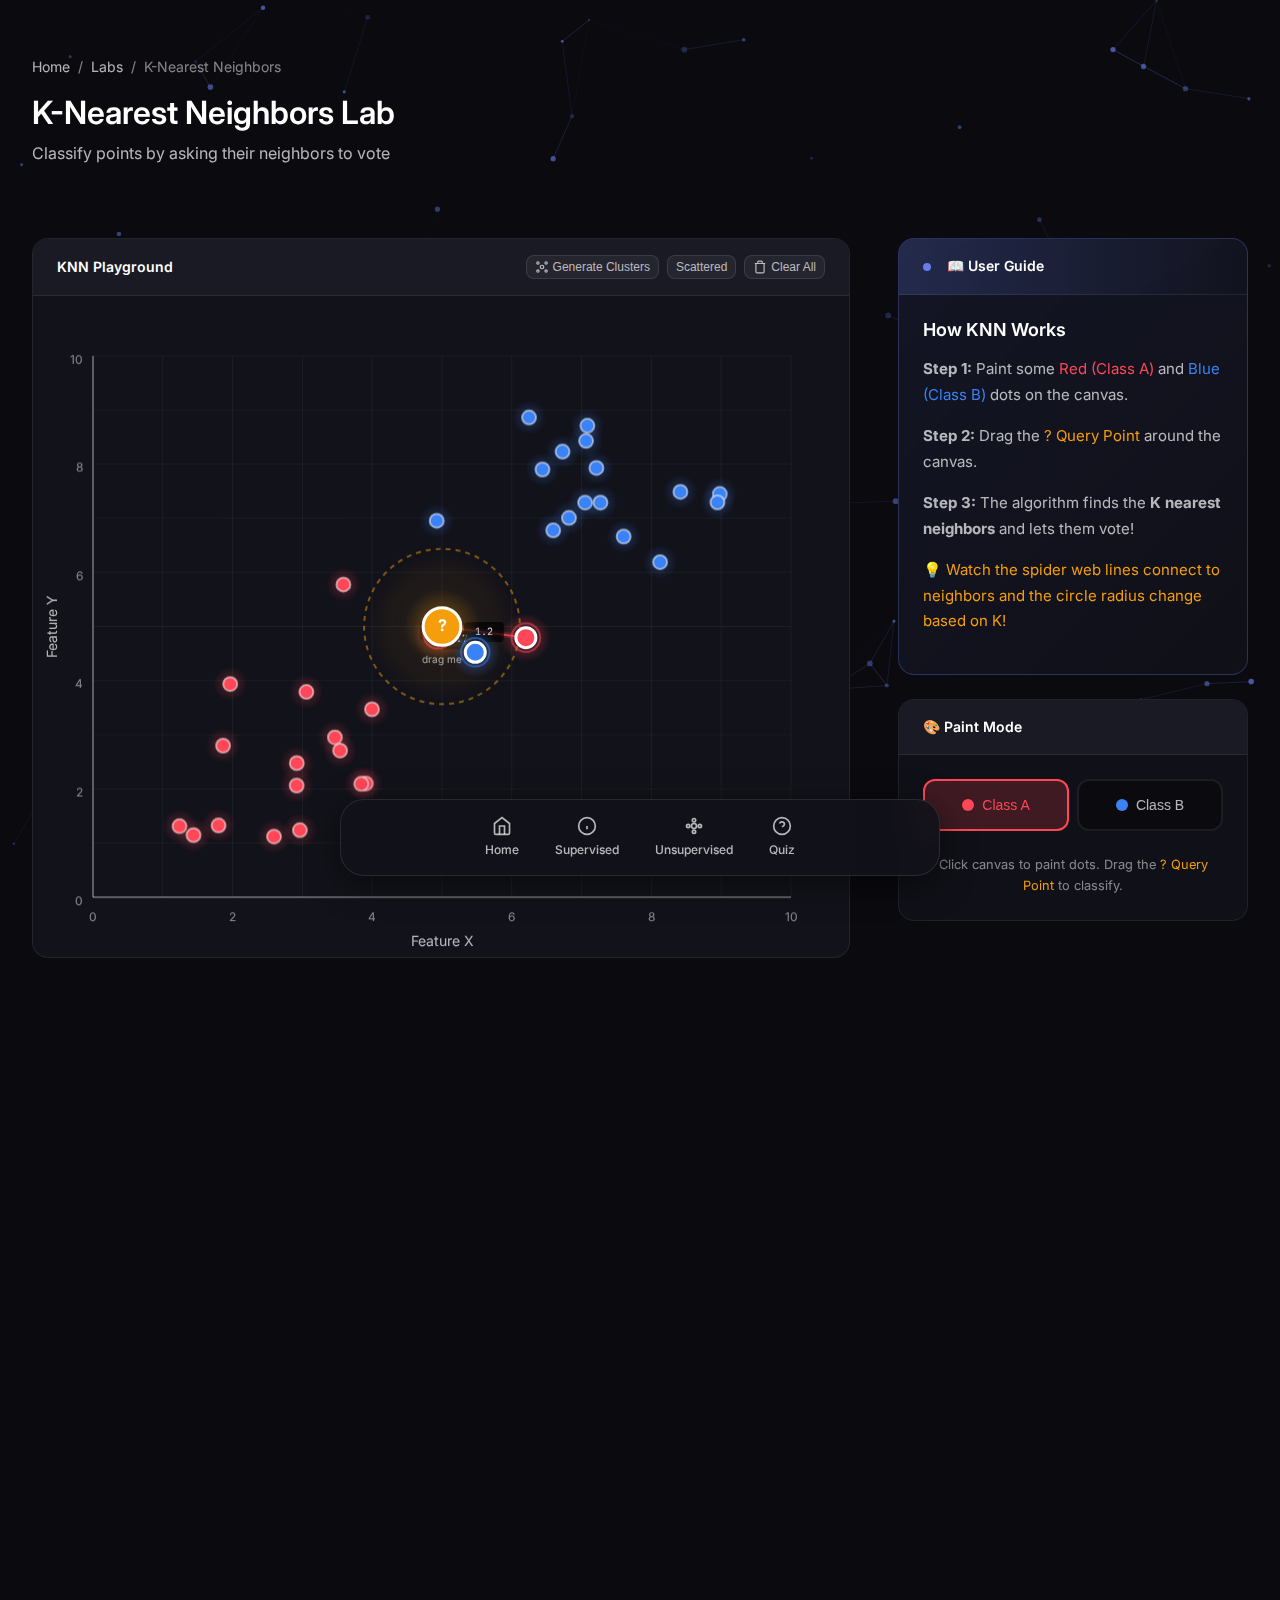
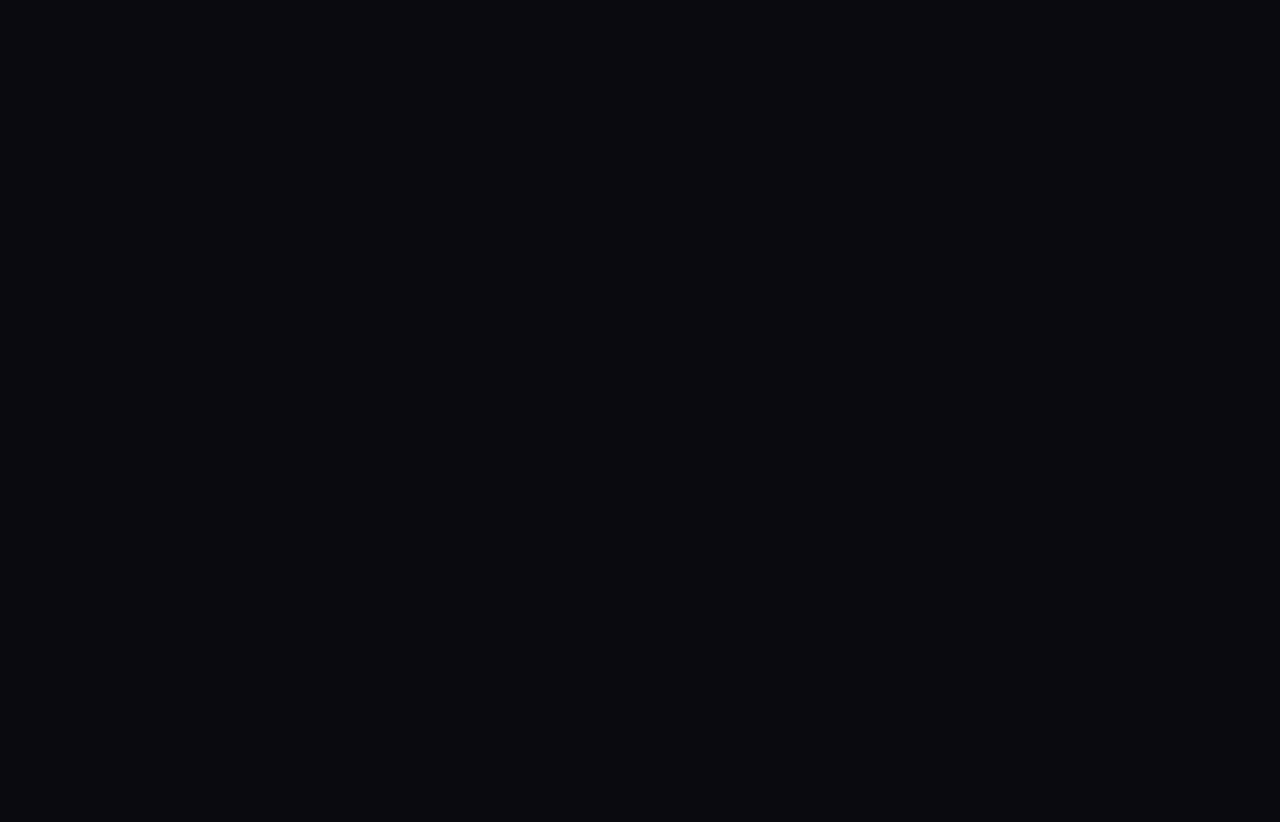
<file: labs/knn.html>
<!DOCTYPE html>
<html lang="en">
<head>
    <meta charset="UTF-8">
    <meta name="viewport" content="width=device-width, initial-scale=1.0">
    <title>K-Nearest Neighbors Lab - ML Playground</title>
    <link rel="stylesheet" href="../style.css">
    <link rel="stylesheet" href="../education-system.css">
    <link href="https://fonts.googleapis.com/css2?family=Inter:wght@300;400;500;600;700&family=JetBrains+Mono:wght@400;500&display=swap" rel="stylesheet">
    <style>
        /* KNN Lab specific styles */
        .brush-selector {
            display: flex;
            gap: var(--space-sm);
            margin-bottom: var(--space-lg);
        }
        
        .brush-btn {
            flex: 1;
            display: flex;
            align-items: center;
            justify-content: center;
            gap: var(--space-sm);
            padding: var(--space-md);
            background: var(--color-bg);
            border: 2px solid var(--color-border);
            border-radius: var(--radius-md);
            color: var(--color-text-secondary);
            font-size: 0.875rem;
            font-weight: 500;
            cursor: pointer;
            transition: all var(--transition-fast);
        }
        
        .brush-btn:hover {
            border-color: var(--color-border-hover);
        }
        
        .brush-btn.active {
            color: white;
        }
        
        .brush-btn.red.active {
            background: rgba(255, 71, 87, 0.2);
            border-color: var(--color-red);
            color: var(--color-red);
        }
        
        .brush-btn.blue.active {
            background: rgba(59, 130, 246, 0.2);
            border-color: var(--color-blue);
            color: var(--color-blue);
        }
        
        .brush-btn.query.active {
            background: rgba(245, 158, 11, 0.2);
            border-color: var(--color-yellow);
            color: var(--color-yellow);
        }
        
        .brush-dot {
            width: 12px;
            height: 12px;
            border-radius: 50%;
        }
        
        .brush-dot.red { background: var(--color-red); }
        .brush-dot.blue { background: var(--color-blue); }
        .brush-dot.query { background: var(--color-yellow); }
        
        .voting-panel {
            padding: var(--space-lg);
            background: var(--color-bg);
            border-radius: var(--radius-md);
            margin-bottom: var(--space-lg);
        }
        
        .voting-title {
            font-size: 0.875rem;
            color: var(--color-text-muted);
            margin-bottom: var(--space-md);
            text-align: center;
        }
        
        .voting-bars {
            display: flex;
            gap: var(--space-md);
            align-items: flex-end;
            height: 100px;
            padding: 0 var(--space-lg);
        }
        
        .voting-bar-container {
            flex: 1;
            display: flex;
            flex-direction: column;
            align-items: center;
            gap: var(--space-sm);
        }
        
        .voting-bar {
            width: 100%;
            background: var(--color-surface);
            border-radius: var(--radius-sm);
            display: flex;
            flex-direction: column;
            justify-content: flex-end;
            height: 80px;
            overflow: hidden;
        }
        
        .voting-bar-fill {
            width: 100%;
            border-radius: var(--radius-sm);
            transition: height var(--transition-base);
        }
        
        .voting-bar-fill.red {
            background: linear-gradient(to top, var(--color-red), rgba(255, 71, 87, 0.7));
        }
        
        .voting-bar-fill.blue {
            background: linear-gradient(to top, var(--color-blue), rgba(59, 130, 246, 0.7));
        }
        
        .voting-count {
            font-family: var(--font-mono);
            font-size: 1.25rem;
            font-weight: 600;
        }
        
        .voting-count.red { color: var(--color-red); }
        .voting-count.blue { color: var(--color-blue); }
        
        .voting-label {
            font-size: 0.75rem;
            color: var(--color-text-muted);
        }
        
        .prediction-badge {
            text-align: center;
            padding: var(--space-lg);
            background: var(--color-bg);
            border-radius: var(--radius-md);
            margin-bottom: var(--space-lg);
        }
        
        .prediction-badge h4 {
            font-size: 0.75rem;
            color: var(--color-text-muted);
            text-transform: uppercase;
            letter-spacing: 0.05em;
            margin-bottom: var(--space-sm);
        }
        
        .prediction-result {
            display: inline-flex;
            align-items: center;
            gap: var(--space-sm);
            padding: var(--space-sm) var(--space-lg);
            border-radius: var(--radius-full);
            font-weight: 600;
            font-size: 1.125rem;
        }
        
        .prediction-result.red {
            background: rgba(255, 71, 87, 0.2);
            color: var(--color-red);
        }
        
        .prediction-result.blue {
            background: rgba(59, 130, 246, 0.2);
            color: var(--color-blue);
        }
        
        .prediction-result.none {
            background: var(--color-surface);
            color: var(--color-text-muted);
        }
        
        .result-dot {
            width: 12px;
            height: 12px;
            border-radius: 50%;
        }
        
        .result-dot.red { background: var(--color-red); }
        .result-dot.blue { background: var(--color-blue); }
        
        .k-display {
            display: flex;
            align-items: center;
            justify-content: center;
            gap: var(--space-lg);
            padding: var(--space-lg);
            background: var(--color-bg);
            border-radius: var(--radius-md);
            margin-bottom: var(--space-lg);
        }
        
        .k-value {
            font-family: var(--font-mono);
            font-size: 3rem;
            font-weight: 700;
            background: var(--gradient-primary);
            -webkit-background-clip: text;
            -webkit-text-fill-color: transparent;
            background-clip: text;
        }
        
        .k-label {
            font-size: 0.875rem;
            color: var(--color-text-secondary);
        }
        
        .neighbor-list {
            background: var(--color-bg);
            border-radius: var(--radius-md);
            padding: var(--space-md);
            max-height: 150px;
            overflow-y: auto;
        }
        
        .neighbor-item {
            display: flex;
            align-items: center;
            gap: var(--space-sm);
            padding: var(--space-sm);
            border-radius: var(--radius-sm);
            font-size: 0.8rem;
            font-family: var(--font-mono);
        }
        
        .neighbor-item:nth-child(odd) {
            background: var(--color-surface);
        }
        
        .neighbor-dot {
            width: 8px;
            height: 8px;
            border-radius: 50%;
        }
        
        .neighbor-dot.red { background: var(--color-red); }
        .neighbor-dot.blue { background: var(--color-blue); }
    </style>
</head>
<body>
    <canvas id="bg-canvas"></canvas>
    
    <div class="lab-layout">
        <header class="lab-header">
            <div class="lab-breadcrumb">
                <a href="../index.html">Home</a>
                <span>/</span>
                <a href="../index.html#labs">Labs</a>
                <span>/</span>
                <span>K-Nearest Neighbors</span>
            </div>
            <h1>K-Nearest Neighbors Lab</h1>
            <p>Classify points by asking their neighbors to vote</p>
        </header>
        
        <section class="canvas-container">
            <div class="canvas-header">
                <span class="canvas-title">KNN Playground</span>
                <div class="canvas-actions">
                    <button class="canvas-btn" data-preset="clusters">
                        <svg width="14" height="14" viewBox="0 0 24 24" fill="none" stroke="currentColor" stroke-width="2">
                            <circle cx="12" cy="12" r="3"/>
                            <circle cx="19" cy="5" r="2"/>
                            <circle cx="5" cy="5" r="2"/>
                            <circle cx="19" cy="19" r="2"/>
                            <circle cx="5" cy="19" r="2"/>
                        </svg>
                        Generate Clusters
                    </button>
                    <button class="canvas-btn" data-preset="scattered">
                        Scattered
                    </button>
                    <button class="canvas-btn" data-action="clear">
                        <svg width="14" height="14" viewBox="0 0 24 24" fill="none" stroke="currentColor" stroke-width="2">
                            <path d="M3 6h18M19 6v14a2 2 0 0 1-2 2H7a2 2 0 0 1-2-2V6m3 0V4a2 2 0 0 1 2-2h4a2 2 0 0 1 2 2v2"/>
                        </svg>
                        Clear All
                    </button>
                </div>
            </div>
            <canvas id="main-canvas" class="main-canvas"></canvas>
        </section>
        
        <aside class="dashboard">
            <!-- Guide - NOW AT TOP -->
            <div class="panel guide-panel">
                <div class="panel-header">
                    <span class="panel-title">📖 User Guide</span>
                </div>
                <div class="narrative">
                    <div class="narrative-step active">
                        <h3>How KNN Works</h3>
                        <p><strong>Step 1:</strong> Paint some <span style="color: var(--color-red);">Red (Class A)</span> and <span style="color: var(--color-blue);">Blue (Class B)</span> dots on the canvas.</p>
                        <p><strong>Step 2:</strong> Drag the <span style="color: var(--color-yellow);">? Query Point</span> around the canvas.</p>
                        <p><strong>Step 3:</strong> The algorithm finds the <strong>K nearest neighbors</strong> and lets them vote!</p>
                        <p style="color: var(--color-yellow);">💡 Watch the spider web lines connect to neighbors and the circle radius change based on K!</p>
                    </div>
                </div>
            </div>
            
            <!-- Brush Selector -->
            <div class="panel">
                <div class="panel-header">
                    <span class="panel-title">🎨 Paint Mode</span>
                </div>
                <div class="panel-content">
                    <div class="brush-selector">
                        <button class="brush-btn red active" data-brush="red">
                            <span class="brush-dot red"></span>
                            Class A
                        </button>
                        <button class="brush-btn blue" data-brush="blue">
                            <span class="brush-dot blue"></span>
                            Class B
                        </button>
                    </div>
                    <p style="font-size: 0.8rem; color: var(--color-text-muted); text-align: center;">
                        Click canvas to paint dots. Drag the <span style="color: var(--color-yellow);">? Query Point</span> to classify.
                    </p>
                </div>
            </div>
            
            <!-- K Parameter -->
            <div class="panel">
                <div class="panel-header">
                    <span class="panel-title">🔢 K Parameter</span>
                </div>
                <div class="panel-content">
                    <div class="k-display">
                        <div>
                            <div class="k-value" id="k-value">3</div>
                            <div class="k-label">neighbors</div>
                        </div>
                    </div>
                    <div class="slider-group">
                        <div class="slider-label">
                            <span>Number of Neighbors (K)</span>
                            <span class="slider-value" id="k-slider-value">3</span>
                        </div>
                        <input type="range" id="k-slider" min="1" max="15" step="2" value="3">
                    </div>
                    <p style="font-size: 0.75rem; color: var(--color-text-muted); margin-top: var(--space-sm);">
                        💡 Odd values prevent ties in voting
                    </p>
                </div>
            </div>
            
            <!-- Voting Panel -->
            <div class="panel">
                <div class="panel-header">
                    <span class="panel-title">🗳️ Neighbor Voting</span>
                </div>
                <div class="panel-content">
                    <div class="voting-panel">
                        <div class="voting-title">Vote Count</div>
                        <div class="voting-bars">
                            <div class="voting-bar-container">
                                <div class="voting-count red" id="red-count">0</div>
                                <div class="voting-bar">
                                    <div class="voting-bar-fill red" id="red-bar" style="height: 0%"></div>
                                </div>
                                <div class="voting-label">Class A</div>
                            </div>
                            <div class="voting-bar-container">
                                <div class="voting-count blue" id="blue-count">0</div>
                                <div class="voting-bar">
                                    <div class="voting-bar-fill blue" id="blue-bar" style="height: 0%"></div>
                                </div>
                                <div class="voting-label">Class B</div>
                            </div>
                        </div>
                    </div>
                    
                    <div class="prediction-badge">
                        <h4>Prediction</h4>
                        <div class="prediction-result none" id="prediction-result">
                            <span>No Query</span>
                        </div>
                    </div>
                </div>
            </div>
            
            <!-- Nearest Neighbors List -->
            <div class="panel">
                <div class="panel-header">
                    <span class="panel-title">📋 K Nearest Neighbors</span>
                </div>
                <div class="panel-content">
                    <div class="neighbor-list" id="neighbor-list">
                        <div style="text-align: center; color: var(--color-text-muted); padding: var(--space-lg); font-size: 0.875rem;">
                            Drag the query point to see neighbors
                        </div>
                    </div>
                </div>
            </div>
            
            <!-- Stats -->
            <div class="panel">
                <div class="panel-header">
                    <span class="panel-title">📊 Statistics</span>
                </div>
                <div class="panel-content">
                    <div class="stats-grid">
                        <div class="stat-item">
                            <div class="stat-value" id="total-points">0</div>
                            <div class="stat-label">Total Points</div>
                        </div>
                        <div class="stat-item">
                            <div class="stat-value" id="radius-value">--</div>
                            <div class="stat-label">K-Radius</div>
                        </div>
                    </div>
                </div>
            </div>
        </aside>
    </div>
    
    <!-- Bottom Navigation -->
    <nav class="bottom-nav">
        <div class="nav-container">
            <a href="../index.html" class="nav-item magnetic">
                <svg width="20" height="20" viewBox="0 0 24 24" fill="none" stroke="currentColor" stroke-width="2">
                    <path d="M3 9l9-7 9 7v11a2 2 0 0 1-2 2H5a2 2 0 0 1-2-2z"/>
                    <polyline points="9 22 9 12 15 12 15 22"/>
                </svg>
                <span>Home</span>
            </a>
            
            <div class="nav-item has-dropdown magnetic">
                <svg width="20" height="20" viewBox="0 0 24 24" fill="none" stroke="currentColor" stroke-width="2">
                    <circle cx="12" cy="12" r="10"/>
                    <path d="M12 16v-4M12 8h.01"/>
                </svg>
                <span>Supervised</span>
                <div class="nav-dropdown">
                    <a href="linear-regression.html" class="dropdown-item">
                        <span class="dropdown-icon">📈</span>
                        Linear Regression
                    </a>
                    <a href="logistic-regression.html" class="dropdown-item">
                        <span class="dropdown-icon">📊</span>
                        Logistic Regression
                    </a>
                    <a href="decision-trees.html" class="dropdown-item">
                        <span class="dropdown-icon">🌳</span>
                        Decision Trees
                    </a>
                    <a href="svm.html" class="dropdown-item">
                        <span class="dropdown-icon">⚡</span>
                        SVM
                    </a>
                    <a href="knn.html" class="dropdown-item" style="background: rgba(102, 126, 234, 0.2);">
                        <span class="dropdown-icon">🎯</span>
                        KNN
                    </a>
                </div>
            </div>
            
            <div class="nav-item has-dropdown magnetic">
                <svg width="20" height="20" viewBox="0 0 24 24" fill="none" stroke="currentColor" stroke-width="2">
                    <circle cx="12" cy="12" r="3"/>
                    <circle cx="19" cy="12" r="2"/>
                    <circle cx="5" cy="12" r="2"/>
                    <circle cx="12" cy="5" r="2"/>
                    <circle cx="12" cy="19" r="2"/>
                </svg>
                <span>Unsupervised</span>
                <div class="nav-dropdown">
                    <a href="kmeans.html" class="dropdown-item">
                        <span class="dropdown-icon">🎨</span>
                        K-Means Clustering
                    </a>
                    <a href="association.html" class="dropdown-item">
                        <span class="dropdown-icon">🛒</span>
                        Association Rules
                    </a>
                </div>
            </div>
            
            <a href="../quiz.html" class="nav-item magnetic">
                <svg width="20" height="20" viewBox="0 0 24 24" fill="none" stroke="currentColor" stroke-width="2">
                    <circle cx="12" cy="12" r="10"/>
                    <path d="M9.09 9a3 3 0 0 1 5.83 1c0 2-3 3-3 3"/>
                    <line x1="12" y1="17" x2="12.01" y2="17"/>
                </svg>
                <span>Quiz</span>
            </a>
        </div>
    </nav>

    <script src="https://cdnjs.cloudflare.com/ajax/libs/gsap/3.12.2/gsap.min.js"></script>
    <script src="../script.js"></script>
    <script src="../education-system.js"></script>
    <script src="knn.js"></script>

<script>
 window.difyChatbotConfig = {
  token: '2kOuMUhfJnMKcqol',
  inputs: {
    // You can define the inputs from the Start node here
    // key is the variable name
    // e.g.
    // name: "NAME"
  },
  systemVariables: {
    // user_id: 'YOU CAN DEFINE USER ID HERE',
    // conversation_id: 'YOU CAN DEFINE CONVERSATION ID HERE, IT MUST BE A VALID UUID',
  },
  userVariables: {
    // avatar_url: 'YOU CAN DEFINE USER AVATAR URL HERE',
    // name: 'YOU CAN DEFINE USER NAME HERE',
  },
 }
</script>
<script
 src="https://udify.app/embed.min.js"
 id="2kOuMUhfJnMKcqol"
 defer>
</script>
<style>
  #dify-chatbot-bubble-button {
    background-color: #1C64F2 !important;
    position: fixed !important;
    bottom: 2rem !important;
    right: 2rem !important;
    z-index: 9999 !important;
  }
  #dify-chatbot-bubble-window {
    width: 24rem !important;
    height: 40rem !important;
    position: fixed !important;
    bottom: 6rem !important;
    right: 2rem !important;
    z-index: 9999 !important;
  }
</style>

</body>
</html>
</file>
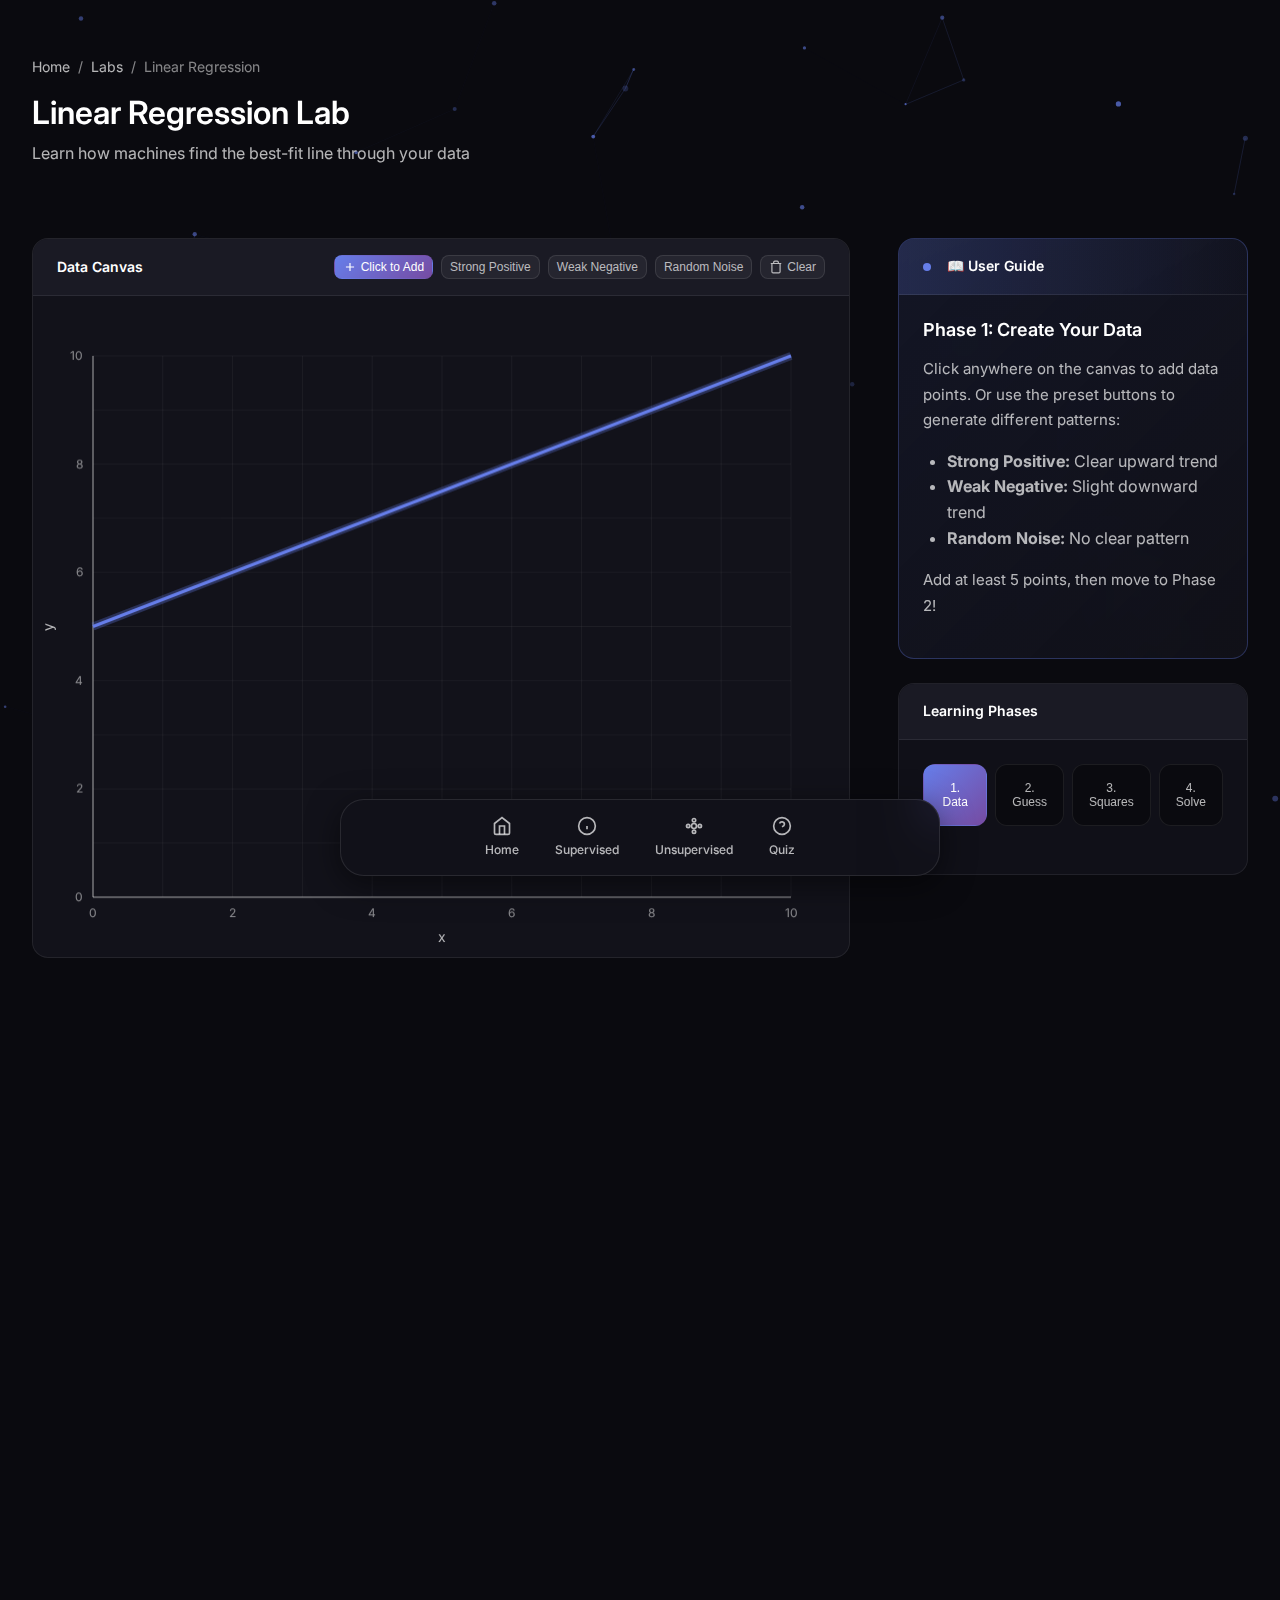
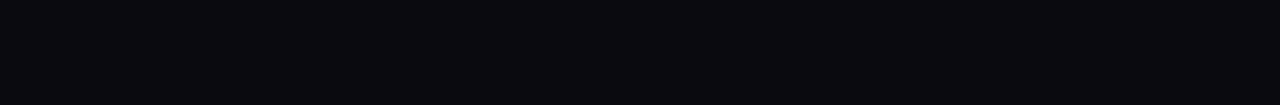
<file: labs/linear-regression.html>
<!DOCTYPE html>
<html lang="en">
<head>
    <meta charset="UTF-8">
    <meta name="viewport" content="width=device-width, initial-scale=1.0">
    <title>Linear Regression Lab - ML Playground</title>
    <link rel="stylesheet" href="../style.css">
    <link rel="stylesheet" href="../education-system.css">
    <link href="https://fonts.googleapis.com/css2?family=Inter:wght@300;400;500;600;700&family=JetBrains+Mono:wght@400;500&display=swap" rel="stylesheet">
</head>
<body>
    <!-- Generative Background Canvas -->
    <canvas id="bg-canvas"></canvas>
    
    <!-- Lab Layout -->
    <div class="lab-layout">
        <!-- Header -->
        <header class="lab-header">
            <div class="lab-breadcrumb">
                <a href="../index.html">Home</a>
                <span>/</span>
                <a href="../index.html#labs">Labs</a>
                <span>/</span>
                <span>Linear Regression</span>
            </div>
            <h1>Linear Regression Lab</h1>
            <p>Learn how machines find the best-fit line through your data</p>
        </header>
        
        <!-- Main Canvas Area -->
        <section class="canvas-container">
            <div class="canvas-header">
                <span class="canvas-title">Data Canvas</span>
                <div class="canvas-actions">
                    <button class="canvas-btn active" data-preset="custom">
                        <svg width="14" height="14" viewBox="0 0 24 24" fill="none" stroke="currentColor" stroke-width="2">
                            <path d="M12 5v14M5 12h14"/>
                        </svg>
                        Click to Add
                    </button>
                    <button class="canvas-btn" data-preset="positive">Strong Positive</button>
                    <button class="canvas-btn" data-preset="negative">Weak Negative</button>
                    <button class="canvas-btn" data-preset="random">Random Noise</button>
                    <button class="canvas-btn" data-action="clear">
                        <svg width="14" height="14" viewBox="0 0 24 24" fill="none" stroke="currentColor" stroke-width="2">
                            <path d="M3 6h18M19 6v14a2 2 0 0 1-2 2H7a2 2 0 0 1-2-2V6m3 0V4a2 2 0 0 1 2-2h4a2 2 0 0 1 2 2v2"/>
                        </svg>
                        Clear
                    </button>
                </div>
            </div>
            <canvas id="main-canvas" class="main-canvas"></canvas>
        </section>
        
        <!-- Dashboard -->
        <aside class="dashboard">
            <!-- Guide - NOW AT TOP -->
            <div class="panel guide-panel">
                <div class="panel-header">
                    <span class="panel-title">📖 User Guide</span>
                </div>
                <div class="narrative">
                    <div class="narrative-step active" data-step="1">
                        <h3>Phase 1: Create Your Data</h3>
                        <p>Click anywhere on the canvas to add data points. Or use the preset buttons to generate different patterns:</p>
                        <ul style="color: var(--color-text-secondary); margin-left: 1.5rem; margin-bottom: 1rem;">
                            <li><strong>Strong Positive:</strong> Clear upward trend</li>
                            <li><strong>Weak Negative:</strong> Slight downward trend</li>
                            <li><strong>Random Noise:</strong> No clear pattern</li>
                        </ul>
                        <p>Add at least 5 points, then move to Phase 2!</p>
                    </div>
                    <div class="narrative-step" data-step="2">
                        <h3>Phase 2: Guess the Line</h3>
                        <p>Now try to find the best-fit line yourself! Use the sliders to adjust:</p>
                        <ul style="color: var(--color-text-secondary); margin-left: 1.5rem; margin-bottom: 1rem;">
                            <li><strong>Slope (w):</strong> How steep the line is</li>
                            <li><strong>Intercept (b):</strong> Where the line crosses y-axis</li>
                        </ul>
                        <p>Watch the Fit Score as you adjust. Can you get above 90%?</p>
                    </div>
                    <div class="narrative-step" data-step="3">
                        <h3>Phase 3: Visualize the Error</h3>
                        <p>See the <strong>residuals</strong>—the vertical distance from each point to your line. The colored <strong>squares</strong> show the squared error.</p>
                        <p>The tank fills based on total squared error. <strong>Your goal: minimize the liquid!</strong></p>
                        <p style="color: var(--color-yellow);">💡 This is called "Least Squares" regression!</p>
                    </div>
                    <div class="narrative-step" data-step="4">
                        <h3>Phase 4: Let the Machine Learn</h3>
                        <p>Watch gradient descent find the optimal solution automatically. The algorithm iteratively adjusts the line to minimize error.</p>
                        <button class="btn btn-primary magnetic" id="run-gradient-descent">
                            <span>▶ Run Gradient Descent</span>
                        </button>
                        <div style="margin-top: 1rem;">
                            <button class="btn btn-secondary magnetic" id="add-outlier">
                                <span>Add Outlier</span>
                            </button>
                            <p style="font-size: 0.8rem; margin-top: 0.5rem; color: var(--color-text-muted);">
                                See how outliers affect the regression line!
                            </p>
                        </div>
                    </div>
                </div>
            </div>
            
            <!-- Phase Navigation -->
            <div class="panel">
                <div class="panel-header">
                    <span class="panel-title">Learning Phases</span>
                </div>
                <div class="panel-content">
                    <div class="phase-nav">
                        <button class="phase-btn active" data-phase="1">1. Data</button>
                        <button class="phase-btn" data-phase="2">2. Guess</button>
                        <button class="phase-btn" data-phase="3">3. Squares</button>
                        <button class="phase-btn" data-phase="4">4. Solve</button>
                    </div>
                </div>
            </div>
            
            <!-- Formula Display -->
            <div class="panel">
                <div class="panel-header">
                    <span class="panel-title">📐 Model Equation</span>
                </div>
                <div class="panel-content">
                    <div class="formula-display">
                        <span class="formula-var">y</span> = 
                        <span class="formula-coef" id="slope-display">0.00</span><span class="formula-var">x</span> + 
                        <span class="formula-coef" id="intercept-display">0.00</span>
                    </div>
                    <div class="slider-group">
                        <div class="slider-label">
                            <span>Slope (w)</span>
                            <span class="slider-value" id="slope-value">0.00</span>
                        </div>
                        <input type="range" id="slope-slider" min="-2" max="2" step="0.01" value="0.5">
                    </div>
                    <div class="slider-group">
                        <div class="slider-label">
                            <span>Intercept (b)</span>
                            <span class="slider-value" id="intercept-value">0.00</span>
                        </div>
                        <input type="range" id="intercept-slider" min="-1" max="1" step="0.01" value="0">
                    </div>
                </div>
            </div>
            
            <!-- Stats Panel -->
            <div class="panel">
                <div class="panel-header">
                    <span class="panel-title">📊 Statistics</span>
                </div>
                <div class="panel-content">
                    <div class="stats-grid">
                        <div class="stat-item">
                            <div class="stat-value" id="points-count">0</div>
                            <div class="stat-label">Points</div>
                        </div>
                        <div class="stat-item">
                            <div class="stat-value" id="r-squared">--</div>
                            <div class="stat-label">R² Score</div>
                        </div>
                        <div class="stat-item">
                            <div class="stat-value" id="mse-value">--</div>
                            <div class="stat-label">MSE</div>
                        </div>
                        <div class="stat-item">
                            <div class="stat-value" id="fit-score">--</div>
                            <div class="stat-label">Fit Score</div>
                        </div>
                    </div>
                </div>
            </div>
            
            <!-- Error Tank (Phase 3) -->
            <div class="panel" id="tank-panel" style="display: none;">
                <div class="panel-header">
                    <span class="panel-title">🧪 Error Tank</span>
                </div>
                <div class="tank-container">
                    <div class="tank">
                        <div class="tank-liquid" id="tank-liquid" style="height: 0%"></div>
                    </div>
                    <div class="tank-label">
                        <h4>Sum of Squared Errors</h4>
                        <p>Minimize the liquid level by fitting the line!</p>
                        <div class="tank-value" id="sse-value">0.00</div>
                    </div>
                </div>
            </div>
        </aside>
    </div>
    
    <!-- Bottom Navigation -->
    <nav class="bottom-nav">
        <div class="nav-container">
            <a href="../index.html" class="nav-item magnetic">
                <svg width="20" height="20" viewBox="0 0 24 24" fill="none" stroke="currentColor" stroke-width="2">
                    <path d="M3 9l9-7 9 7v11a2 2 0 0 1-2 2H5a2 2 0 0 1-2-2z"/>
                    <polyline points="9 22 9 12 15 12 15 22"/>
                </svg>
                <span>Home</span>
            </a>
            
            <div class="nav-item has-dropdown magnetic">
                <svg width="20" height="20" viewBox="0 0 24 24" fill="none" stroke="currentColor" stroke-width="2">
                    <circle cx="12" cy="12" r="10"/>
                    <path d="M12 16v-4M12 8h.01"/>
                </svg>
                <span>Supervised</span>
                <div class="nav-dropdown">
                    <a href="linear-regression.html" class="dropdown-item" style="background: rgba(102, 126, 234, 0.2);">
                        <span class="dropdown-icon">📈</span>
                        Linear Regression
                    </a>
                    <a href="logistic-regression.html" class="dropdown-item">
                        <span class="dropdown-icon">📊</span>
                        Logistic Regression
                    </a>
                    <a href="decision-trees.html" class="dropdown-item">
                        <span class="dropdown-icon">🌳</span>
                        Decision Trees
                    </a>
                    <a href="svm.html" class="dropdown-item">
                        <span class="dropdown-icon">⚡</span>
                        SVM
                    </a>
                    <a href="knn.html" class="dropdown-item">
                        <span class="dropdown-icon">🎯</span>
                        KNN
                    </a>
                </div>
            </div>
            
            <div class="nav-item has-dropdown magnetic">
                <svg width="20" height="20" viewBox="0 0 24 24" fill="none" stroke="currentColor" stroke-width="2">
                    <circle cx="12" cy="12" r="3"/>
                    <circle cx="19" cy="12" r="2"/>
                    <circle cx="5" cy="12" r="2"/>
                    <circle cx="12" cy="5" r="2"/>
                    <circle cx="12" cy="19" r="2"/>
                </svg>
                <span>Unsupervised</span>
                <div class="nav-dropdown">
                    <a href="kmeans.html" class="dropdown-item">
                        <span class="dropdown-icon">🎨</span>
                        K-Means Clustering
                    </a>
                    <a href="association.html" class="dropdown-item">
                        <span class="dropdown-icon">🛒</span>
                        Association Rules
                    </a>
                </div>
            </div>
            
            <a href="../quiz.html" class="nav-item magnetic">
                <svg width="20" height="20" viewBox="0 0 24 24" fill="none" stroke="currentColor" stroke-width="2">
                    <circle cx="12" cy="12" r="10"/>
                    <path d="M9.09 9a3 3 0 0 1 5.83 1c0 2-3 3-3 3"/>
                    <line x1="12" y1="17" x2="12.01" y2="17"/>
                </svg>
                <span>Quiz</span>
            </a>
        </div>
    </nav>

    <script src="https://cdnjs.cloudflare.com/ajax/libs/gsap/3.12.2/gsap.min.js"></script>
    <script src="../script.js"></script>
    <script src="../education-system.js"></script>
    <script src="linear-regression.js"></script>

<script>
 window.difyChatbotConfig = {
  token: '2kOuMUhfJnMKcqol',
  inputs: {
    // You can define the inputs from the Start node here
    // key is the variable name
    // e.g.
    // name: "NAME"
  },
  systemVariables: {
    // user_id: 'YOU CAN DEFINE USER ID HERE',
    // conversation_id: 'YOU CAN DEFINE CONVERSATION ID HERE, IT MUST BE A VALID UUID',
  },
  userVariables: {
    // avatar_url: 'YOU CAN DEFINE USER AVATAR URL HERE',
    // name: 'YOU CAN DEFINE USER NAME HERE',
  },
 }
</script>
<script
 src="https://udify.app/embed.min.js"
 id="2kOuMUhfJnMKcqol"
 defer>
</script>
<style>
  #dify-chatbot-bubble-button {
    background-color: #1C64F2 !important;
    position: fixed !important;
    bottom: 2rem !important;
    right: 2rem !important;
    z-index: 9999 !important;
  }
  #dify-chatbot-bubble-window {
    width: 24rem !important;
    height: 40rem !important;
    position: fixed !important;
    bottom: 6rem !important;
    right: 2rem !important;
    z-index: 9999 !important;
  }
</style>

</body>
</html>
</file>
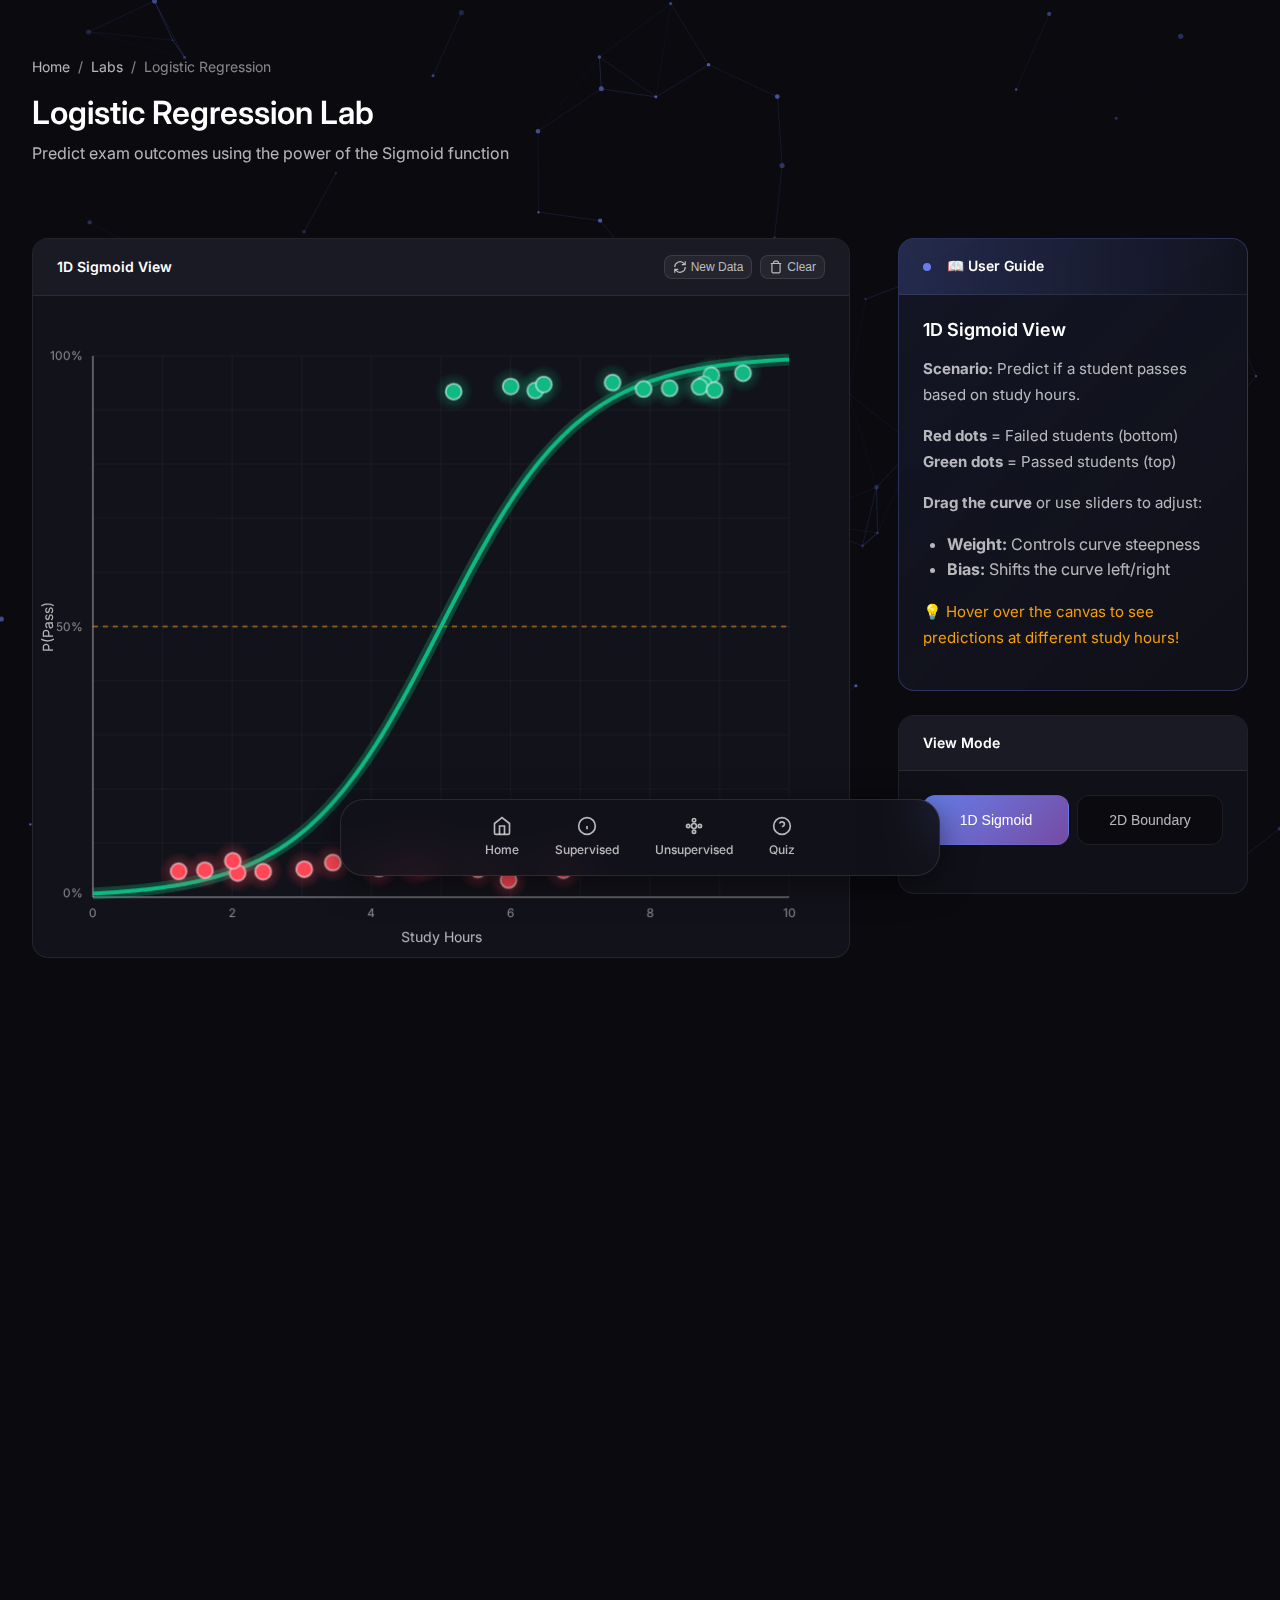
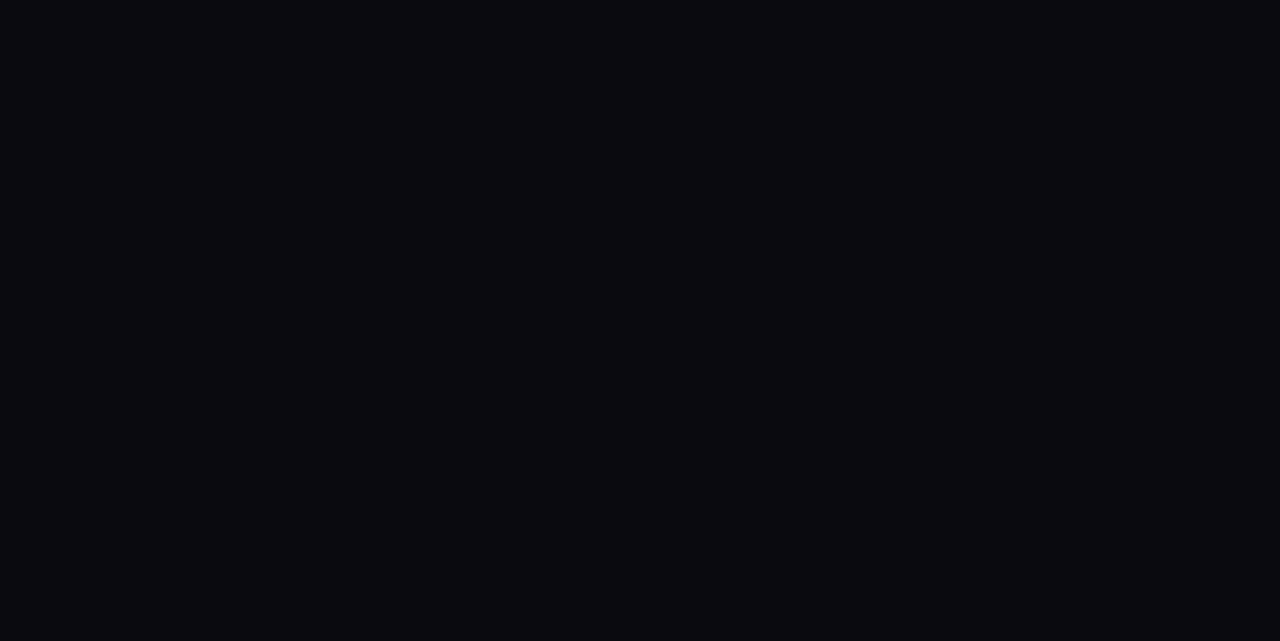
<file: labs/logistic-regression.html>
<!DOCTYPE html>
<html lang="en">
<head>
    <meta charset="UTF-8">
    <meta name="viewport" content="width=device-width, initial-scale=1.0">
    <title>Logistic Regression Lab - ML Playground</title>
    <link rel="stylesheet" href="../style.css">
    <link rel="stylesheet" href="../education-system.css">
    <link href="https://fonts.googleapis.com/css2?family=Inter:wght@300;400;500;600;700&family=JetBrains+Mono:wght@400;500&display=swap" rel="stylesheet">
    <style>
        /* Lab-specific styles */
        .view-toggle {
            display: flex;
            gap: var(--space-sm);
            margin-bottom: var(--space-lg);
        }
        
        .view-btn {
            flex: 1;
            padding: var(--space-md);
            background: var(--color-bg);
            border: 1px solid var(--color-border);
            border-radius: var(--radius-md);
            color: var(--color-text-secondary);
            font-size: 0.875rem;
            font-weight: 500;
            cursor: pointer;
            transition: all var(--transition-fast);
            text-align: center;
        }
        
        .view-btn:hover {
            border-color: var(--color-border-hover);
            color: var(--color-text);
        }
        
        .view-btn.active {
            background: var(--gradient-primary);
            border-color: transparent;
            color: white;
        }
        
        .probability-display {
            display: flex;
            align-items: center;
            gap: var(--space-md);
            padding: var(--space-lg);
            background: var(--color-bg);
            border-radius: var(--radius-md);
            margin-bottom: var(--space-lg);
        }
        
        .prob-bar {
            flex: 1;
            height: 24px;
            background: var(--color-surface);
            border-radius: var(--radius-full);
            overflow: hidden;
            position: relative;
        }
        
        .prob-fill {
            height: 100%;
            background: linear-gradient(90deg, var(--color-red), var(--color-yellow), var(--color-green));
            transition: width var(--transition-base);
            border-radius: var(--radius-full);
        }
        
        .prob-marker {
            position: absolute;
            top: -8px;
            width: 4px;
            height: 40px;
            background: white;
            border-radius: 2px;
            transform: translateX(-50%);
            box-shadow: 0 2px 8px rgba(0,0,0,0.3);
            transition: left var(--transition-base);
        }
        
        .prob-labels {
            display: flex;
            justify-content: space-between;
            font-size: 0.75rem;
            color: var(--color-text-muted);
            margin-top: var(--space-xs);
        }
        
        .prediction-result {
            text-align: center;
            padding: var(--space-lg);
            background: var(--color-bg);
            border-radius: var(--radius-md);
            margin-bottom: var(--space-lg);
        }
        
        .prediction-label {
            font-size: 0.75rem;
            color: var(--color-text-muted);
            text-transform: uppercase;
            letter-spacing: 0.05em;
            margin-bottom: var(--space-xs);
        }
        
        .prediction-value {
            font-size: 1.5rem;
            font-weight: 700;
        }
        
        .prediction-value.pass {
            color: var(--color-green);
        }
        
        .prediction-value.fail {
            color: var(--color-red);
        }
        
        .threshold-indicator {
            display: flex;
            align-items: center;
            gap: var(--space-sm);
            padding: var(--space-md);
            background: rgba(245, 158, 11, 0.1);
            border: 1px solid rgba(245, 158, 11, 0.3);
            border-radius: var(--radius-md);
            margin-top: var(--space-md);
        }
        
        .threshold-indicator svg {
            color: var(--color-yellow);
        }
        
        .accuracy-meter {
            margin-top: var(--space-lg);
        }
        
        .accuracy-value {
            font-family: var(--font-mono);
            font-size: 2rem;
            font-weight: 700;
            text-align: center;
            margin-bottom: var(--space-sm);
        }
        
        .accuracy-bar {
            height: 8px;
            background: var(--color-surface);
            border-radius: var(--radius-full);
            overflow: hidden;
        }
        
        .accuracy-fill {
            height: 100%;
            background: var(--gradient-primary);
            transition: width var(--transition-base);
        }
    </style>
</head>
<body>
    <canvas id="bg-canvas"></canvas>
    
    <div class="lab-layout">
        <header class="lab-header">
            <div class="lab-breadcrumb">
                <a href="../index.html">Home</a>
                <span>/</span>
                <a href="../index.html#labs">Labs</a>
                <span>/</span>
                <span>Logistic Regression</span>
            </div>
            <h1>Logistic Regression Lab</h1>
            <p>Predict exam outcomes using the power of the Sigmoid function</p>
        </header>
        
        <section class="canvas-container">
            <div class="canvas-header">
                <span class="canvas-title" id="canvas-title">1D Sigmoid View</span>
                <div class="canvas-actions">
                    <button class="canvas-btn" data-action="generate">
                        <svg width="14" height="14" viewBox="0 0 24 24" fill="none" stroke="currentColor" stroke-width="2">
                            <path d="M21 2v6h-6M3 12a9 9 0 0 1 15-6.7L21 8M3 22v-6h6M21 12a9 9 0 0 1-15 6.7L3 16"/>
                        </svg>
                        New Data
                    </button>
                    <button class="canvas-btn" data-action="clear">
                        <svg width="14" height="14" viewBox="0 0 24 24" fill="none" stroke="currentColor" stroke-width="2">
                            <path d="M3 6h18M19 6v14a2 2 0 0 1-2 2H7a2 2 0 0 1-2-2V6m3 0V4a2 2 0 0 1 2-2h4a2 2 0 0 1 2 2v2"/>
                        </svg>
                        Clear
                    </button>
                </div>
            </div>
            <canvas id="main-canvas" class="main-canvas"></canvas>
        </section>
        
        <aside class="dashboard">
            <!-- Guide - NOW AT TOP -->
            <div class="panel guide-panel">
                <div class="panel-header">
                    <span class="panel-title">📖 User Guide</span>
                </div>
                <div class="narrative">
                    <div class="narrative-step active" data-view="1d">
                        <h3>1D Sigmoid View</h3>
                        <p><strong>Scenario:</strong> Predict if a student passes based on study hours.</p>
                        <p><strong>Red dots</strong> = Failed students (bottom)<br>
                           <strong>Green dots</strong> = Passed students (top)</p>
                        <p><strong>Drag the curve</strong> or use sliders to adjust:</p>
                        <ul style="color: var(--color-text-secondary); margin-left: 1.5rem; margin-bottom: 1rem;">
                            <li><strong>Weight:</strong> Controls curve steepness</li>
                            <li><strong>Bias:</strong> Shifts the curve left/right</li>
                        </ul>
                        <p style="color: var(--color-yellow);">💡 Hover over the canvas to see predictions at different study hours!</p>
                    </div>
                    <div class="narrative-step" data-view="2d">
                        <h3>2D Decision Boundary</h3>
                        <p><strong>New feature:</strong> Now we consider both <strong>Study Hours</strong> (X) and <strong>Sleep Hours</strong> (Y).</p>
                        <p>The <strong>decision boundary</strong> is a line that separates Pass (green) from Fail (red) regions.</p>
                        <p><strong>Drag the line</strong> to rotate and position it. Watch the background gradient show probability regions!</p>
                        <p>Adjust the <strong>Threshold</strong> slider to change the classification cutoff.</p>
                    </div>
                </div>
            </div>
            
            <!-- View Toggle -->
            <div class="panel">
                <div class="panel-header">
                    <span class="panel-title">View Mode</span>
                </div>
                <div class="panel-content">
                    <div class="view-toggle">
                        <button class="view-btn active" data-view="1d">1D Sigmoid</button>
                        <button class="view-btn" data-view="2d">2D Boundary</button>
                    </div>
                </div>
            </div>
            
            <!-- Sigmoid Parameters (1D View) -->
            <div class="panel" id="params-1d">
                <div class="panel-header">
                    <span class="panel-title">📐 Sigmoid Parameters</span>
                </div>
                <div class="panel-content">
                    <div class="formula-display">
                        P(pass) = 1 / (1 + e<sup>-(wx + b)</sup>)
                    </div>
                    <div class="slider-group">
                        <div class="slider-label">
                            <span>Weight (w) - Steepness</span>
                            <span class="slider-value" id="weight-value">1.00</span>
                        </div>
                        <input type="range" id="weight-slider" min="0.1" max="3" step="0.1" value="1">
                    </div>
                    <div class="slider-group">
                        <div class="slider-label">
                            <span>Bias (b) - Shift</span>
                            <span class="slider-value" id="bias-value">-5.00</span>
                        </div>
                        <input type="range" id="bias-slider" min="-10" max="0" step="0.1" value="-5">
                    </div>
                </div>
            </div>
            
            <!-- 2D Parameters -->
            <div class="panel" id="params-2d" style="display: none;">
                <div class="panel-header">
                    <span class="panel-title">📐 Decision Boundary</span>
                </div>
                <div class="panel-content">
                    <div class="slider-group">
                        <div class="slider-label">
                            <span>Boundary Angle</span>
                            <span class="slider-value" id="angle-value">45°</span>
                        </div>
                        <input type="range" id="angle-slider" min="0" max="180" step="1" value="45">
                    </div>
                    <div class="slider-group">
                        <div class="slider-label">
                            <span>Boundary Position</span>
                            <span class="slider-value" id="position-value">50%</span>
                        </div>
                        <input type="range" id="position-slider" min="10" max="90" step="1" value="50">
                    </div>
                    <div class="slider-group">
                        <div class="slider-label">
                            <span>Threshold</span>
                            <span class="slider-value" id="threshold-value">0.50</span>
                        </div>
                        <input type="range" id="threshold-slider" min="0.1" max="0.9" step="0.05" value="0.5">
                    </div>
                    <div class="threshold-indicator">
                        <svg width="16" height="16" viewBox="0 0 24 24" fill="none" stroke="currentColor" stroke-width="2">
                            <circle cx="12" cy="12" r="10"/>
                            <path d="M12 16v-4M12 8h.01"/>
                        </svg>
                        <span style="font-size: 0.8rem; color: var(--color-text-secondary);">
                            Points with P > threshold are classified as "Pass"
                        </span>
                    </div>
                </div>
            </div>
            
            <!-- Prediction Panel -->
            <div class="panel">
                <div class="panel-header">
                    <span class="panel-title">🎯 Live Prediction</span>
                </div>
                <div class="panel-content">
                    <div class="probability-display">
                        <span style="font-size: 0.75rem; color: var(--color-red);">Fail</span>
                        <div class="prob-bar">
                            <div class="prob-fill" id="prob-fill" style="width: 50%"></div>
                            <div class="prob-marker" id="prob-marker" style="left: 50%"></div>
                        </div>
                        <span style="font-size: 0.75rem; color: var(--color-green);">Pass</span>
                    </div>
                    <div class="prob-labels">
                        <span>0%</span>
                        <span>50%</span>
                        <span>100%</span>
                    </div>
                    
                    <div class="prediction-result">
                        <div class="prediction-label">Prediction</div>
                        <div class="prediction-value pass" id="prediction-text">PASS</div>
                    </div>
                    
                    <div class="stats-grid">
                        <div class="stat-item">
                            <div class="stat-value" id="study-hours">5.0</div>
                            <div class="stat-label">Study Hours</div>
                        </div>
                        <div class="stat-item">
                            <div class="stat-value" id="probability">50%</div>
                            <div class="stat-label">Probability</div>
                        </div>
                    </div>
                </div>
            </div>
            
            <!-- Accuracy Panel -->
            <div class="panel">
                <div class="panel-header">
                    <span class="panel-title">📊 Model Accuracy</span>
                </div>
                <div class="panel-content">
                    <div class="accuracy-meter">
                        <div class="accuracy-value" id="accuracy-value">--</div>
                        <div class="accuracy-bar">
                            <div class="accuracy-fill" id="accuracy-fill" style="width: 0%"></div>
                        </div>
                    </div>
                    <div class="stats-grid" style="margin-top: var(--space-lg);">
                        <div class="stat-item">
                            <div class="stat-value" id="correct-count">0</div>
                            <div class="stat-label">Correct</div>
                        </div>
                        <div class="stat-item">
                            <div class="stat-value" id="total-count">0</div>
                            <div class="stat-label">Total</div>
                        </div>
                    </div>
                </div>
            </div>
        </aside>
    </div>
    
    <!-- Bottom Navigation -->
    <nav class="bottom-nav">
        <div class="nav-container">
            <a href="../index.html" class="nav-item magnetic">
                <svg width="20" height="20" viewBox="0 0 24 24" fill="none" stroke="currentColor" stroke-width="2">
                    <path d="M3 9l9-7 9 7v11a2 2 0 0 1-2 2H5a2 2 0 0 1-2-2z"/>
                    <polyline points="9 22 9 12 15 12 15 22"/>
                </svg>
                <span>Home</span>
            </a>
            
            <div class="nav-item has-dropdown magnetic">
                <svg width="20" height="20" viewBox="0 0 24 24" fill="none" stroke="currentColor" stroke-width="2">
                    <circle cx="12" cy="12" r="10"/>
                    <path d="M12 16v-4M12 8h.01"/>
                </svg>
                <span>Supervised</span>
                <div class="nav-dropdown">
                    <a href="linear-regression.html" class="dropdown-item">
                        <span class="dropdown-icon">📈</span>
                        Linear Regression
                    </a>
                    <a href="logistic-regression.html" class="dropdown-item" style="background: rgba(102, 126, 234, 0.2);">
                        <span class="dropdown-icon">📊</span>
                        Logistic Regression
                    </a>
                    <a href="decision-trees.html" class="dropdown-item">
                        <span class="dropdown-icon">🌳</span>
                        Decision Trees
                    </a>
                    <a href="svm.html" class="dropdown-item">
                        <span class="dropdown-icon">⚡</span>
                        SVM
                    </a>
                    <a href="knn.html" class="dropdown-item">
                        <span class="dropdown-icon">🎯</span>
                        KNN
                    </a>
                </div>
            </div>
            
            <div class="nav-item has-dropdown magnetic">
                <svg width="20" height="20" viewBox="0 0 24 24" fill="none" stroke="currentColor" stroke-width="2">
                    <circle cx="12" cy="12" r="3"/>
                    <circle cx="19" cy="12" r="2"/>
                    <circle cx="5" cy="12" r="2"/>
                    <circle cx="12" cy="5" r="2"/>
                    <circle cx="12" cy="19" r="2"/>
                </svg>
                <span>Unsupervised</span>
                <div class="nav-dropdown">
                    <a href="kmeans.html" class="dropdown-item">
                        <span class="dropdown-icon">🎨</span>
                        K-Means Clustering
                    </a>
                    <a href="association.html" class="dropdown-item">
                        <span class="dropdown-icon">🛒</span>
                        Association Rules
                    </a>
                </div>
            </div>
            
            <a href="../quiz.html" class="nav-item magnetic">
                <svg width="20" height="20" viewBox="0 0 24 24" fill="none" stroke="currentColor" stroke-width="2">
                    <circle cx="12" cy="12" r="10"/>
                    <path d="M9.09 9a3 3 0 0 1 5.83 1c0 2-3 3-3 3"/>
                    <line x1="12" y1="17" x2="12.01" y2="17"/>
                </svg>
                <span>Quiz</span>
            </a>
        </div>
    </nav>

    <script src="https://cdnjs.cloudflare.com/ajax/libs/gsap/3.12.2/gsap.min.js"></script>
    <script src="../script.js"></script>
    <script src="../education-system.js"></script>
    <script src="logistic-regression.js"></script>

<script>
 window.difyChatbotConfig = {
  token: '2kOuMUhfJnMKcqol',
  inputs: {
    // You can define the inputs from the Start node here
    // key is the variable name
    // e.g.
    // name: "NAME"
  },
  systemVariables: {
    // user_id: 'YOU CAN DEFINE USER ID HERE',
    // conversation_id: 'YOU CAN DEFINE CONVERSATION ID HERE, IT MUST BE A VALID UUID',
  },
  userVariables: {
    // avatar_url: 'YOU CAN DEFINE USER AVATAR URL HERE',
    // name: 'YOU CAN DEFINE USER NAME HERE',
  },
 }
</script>
<script
 src="https://udify.app/embed.min.js"
 id="2kOuMUhfJnMKcqol"
 defer>
</script>
<style>
  #dify-chatbot-bubble-button {
    background-color: #1C64F2 !important;
    position: fixed !important;
    bottom: 2rem !important;
    right: 2rem !important;
    z-index: 9999 !important;
  }
  #dify-chatbot-bubble-window {
    width: 24rem !important;
    height: 40rem !important;
    position: fixed !important;
    bottom: 6rem !important;
    right: 2rem !important;
    z-index: 9999 !important;
  }
</style>

</body>
</html>
</file>
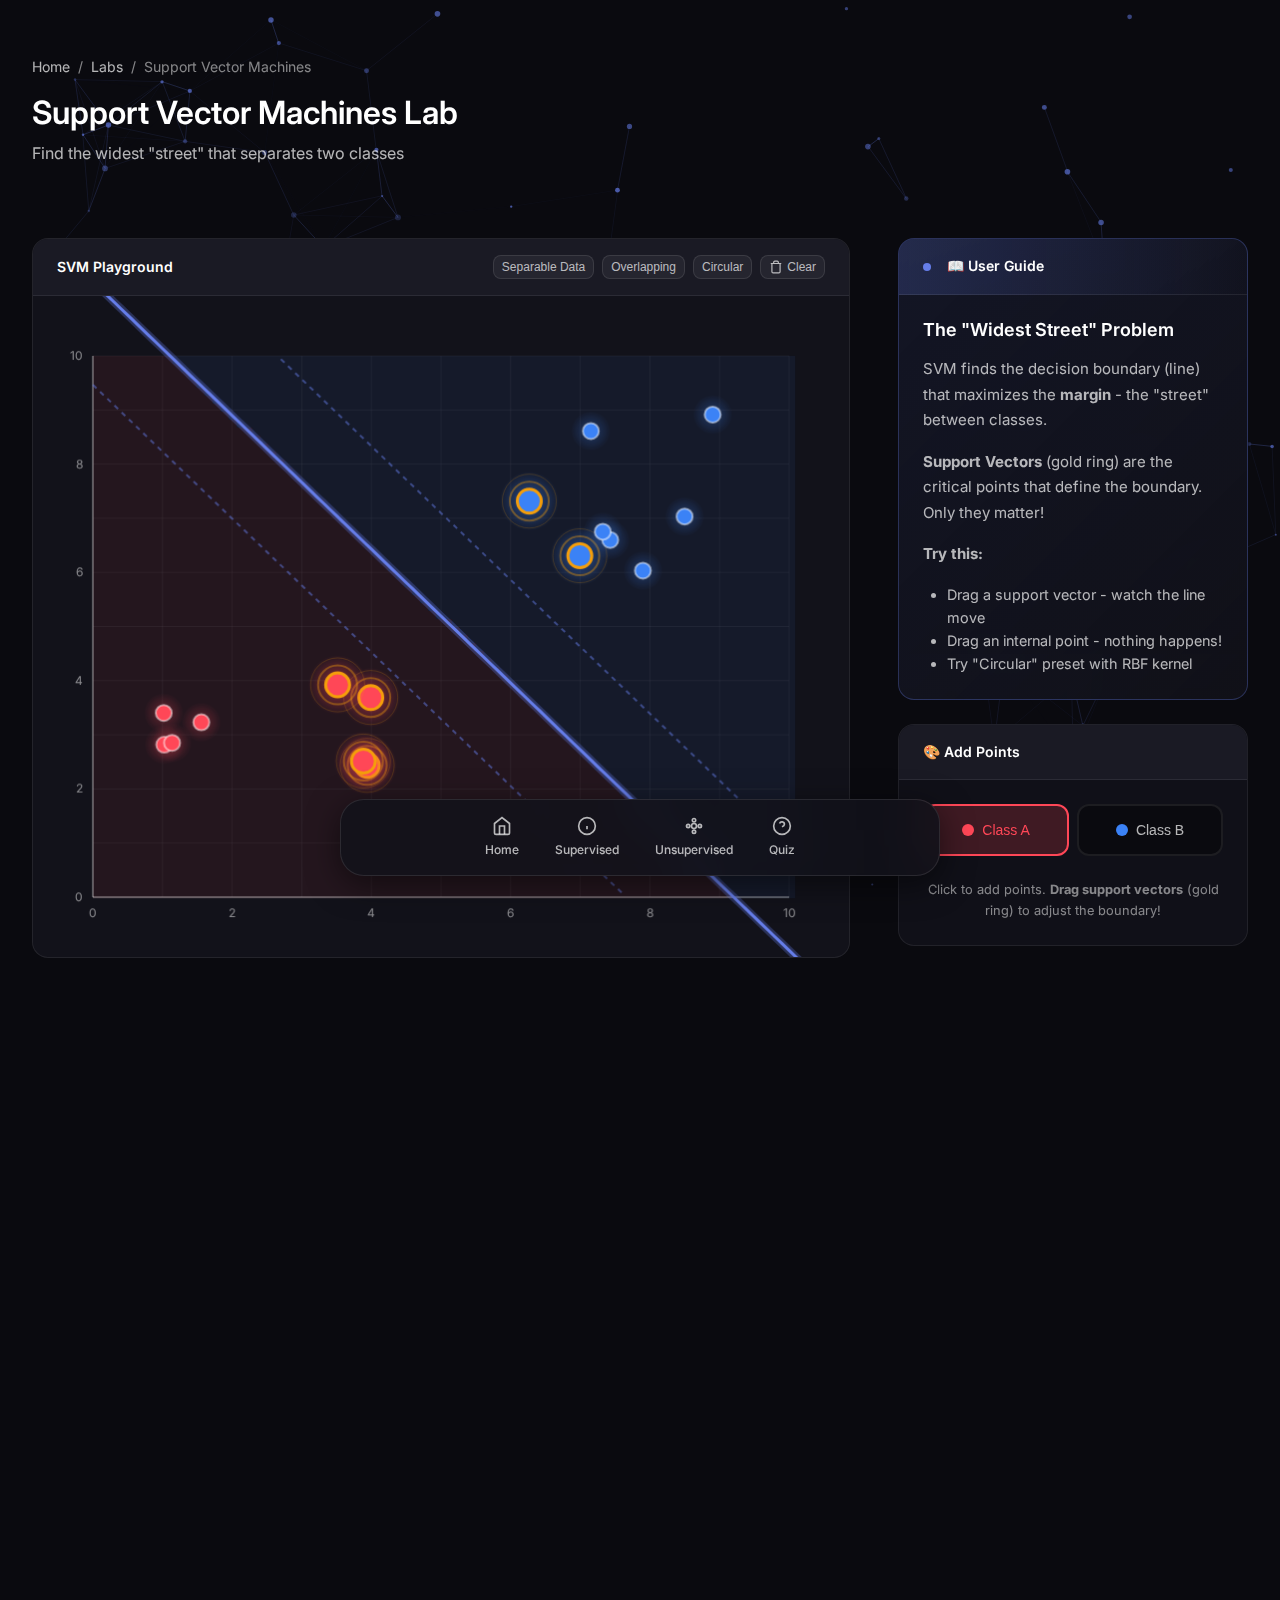
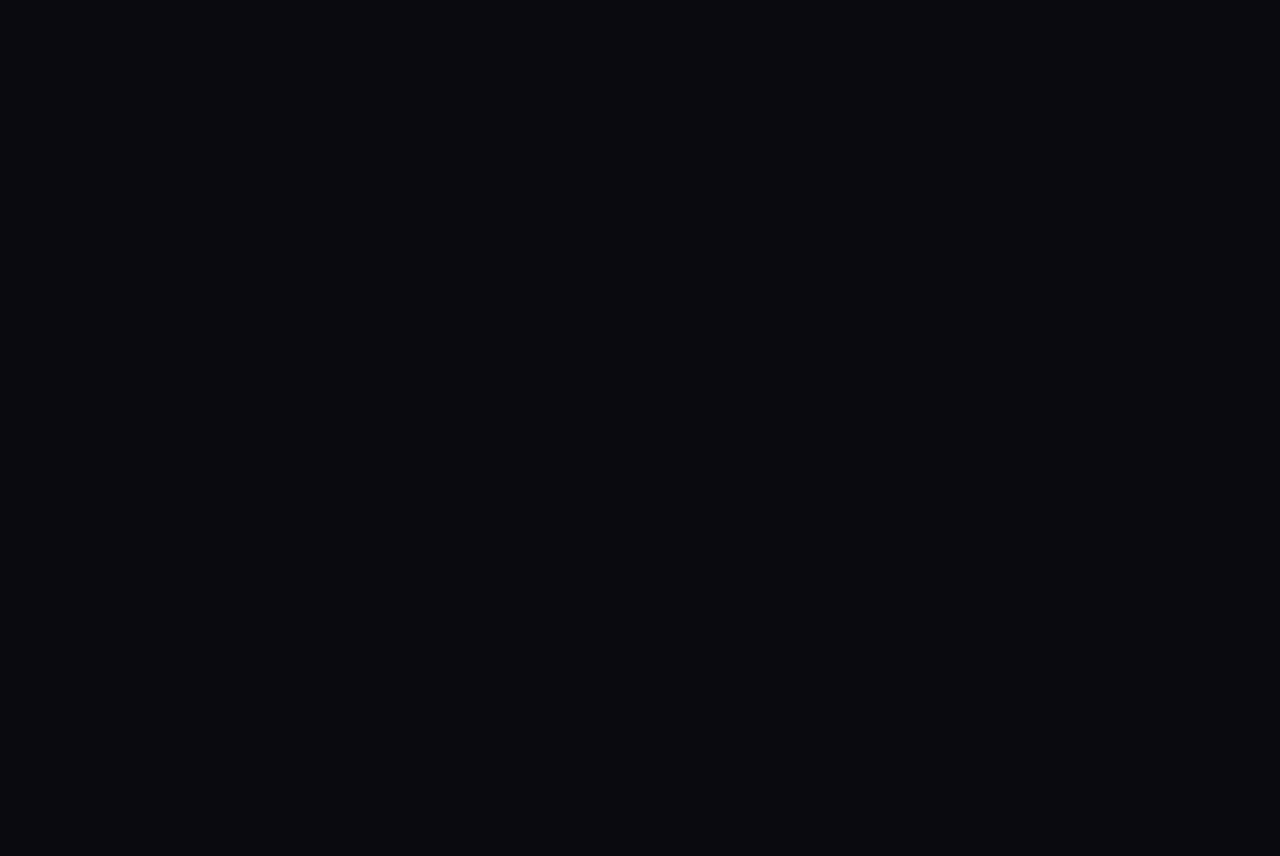
<file: labs/svm.html>
<!DOCTYPE html>
<html lang="en">
<head>
    <meta charset="UTF-8">
    <meta name="viewport" content="width=device-width, initial-scale=1.0">
    <title>Support Vector Machines Lab - ML Playground</title>
    <link rel="stylesheet" href="../style.css">
    <link rel="stylesheet" href="../education-system.css">
    <link href="https://fonts.googleapis.com/css2?family=Inter:wght@300;400;500;600;700&family=JetBrains+Mono:wght@400;500&display=swap" rel="stylesheet">
    <style>
        /* SVM Lab specific styles */
        .kernel-toggle {
            display: flex;
            gap: 0;
            background: var(--color-bg);
            border-radius: var(--radius-md);
            padding: 4px;
            margin-bottom: var(--space-lg);
        }
        
        .kernel-btn {
            flex: 1;
            padding: var(--space-md);
            background: transparent;
            border: none;
            border-radius: var(--radius-sm);
            color: var(--color-text-secondary);
            font-size: 0.875rem;
            font-weight: 500;
            cursor: pointer;
            transition: all var(--transition-fast);
        }
        
        .kernel-btn:hover {
            color: var(--color-text);
        }
        
        .kernel-btn.active {
            background: var(--gradient-primary);
            color: white;
            box-shadow: var(--shadow-sm);
        }
        
        .margin-display {
            background: var(--color-bg);
            border-radius: var(--radius-md);
            padding: var(--space-lg);
            margin-bottom: var(--space-lg);
            text-align: center;
        }
        
        .margin-value {
            font-family: var(--font-mono);
            font-size: 2.5rem;
            font-weight: 700;
            background: var(--gradient-accent);
            -webkit-background-clip: text;
            -webkit-text-fill-color: transparent;
            background-clip: text;
        }
        
        .margin-label {
            font-size: 0.75rem;
            color: var(--color-text-muted);
            text-transform: uppercase;
            letter-spacing: 0.05em;
            margin-top: var(--space-xs);
        }
        
        .margin-visual {
            display: flex;
            align-items: center;
            gap: var(--space-sm);
            margin-top: var(--space-md);
            padding: var(--space-md);
            background: var(--color-surface);
            border-radius: var(--radius-sm);
        }
        
        .margin-line {
            flex: 1;
            height: 4px;
            background: rgba(102, 126, 234, 0.3);
            border-radius: var(--radius-full);
            position: relative;
        }
        
        .margin-line::before,
        .margin-line::after {
            content: '';
            position: absolute;
            top: 50%;
            transform: translateY(-50%);
            width: 12px;
            height: 12px;
            border-radius: 50%;
        }
        
        .margin-line::before {
            left: -6px;
            background: var(--color-red);
        }
        
        .margin-line::after {
            right: -6px;
            background: var(--color-blue);
        }
        
        .sv-indicator {
            display: flex;
            align-items: center;
            gap: var(--space-sm);
            padding: var(--space-md);
            background: rgba(245, 158, 11, 0.1);
            border: 1px solid rgba(245, 158, 11, 0.3);
            border-radius: var(--radius-md);
            margin-bottom: var(--space-lg);
        }
        
        .sv-dot {
            width: 16px;
            height: 16px;
            border-radius: 50%;
            background: var(--color-yellow);
            box-shadow: 0 0 10px rgba(245, 158, 11, 0.5);
        }
        
        .sv-text {
            font-size: 0.8rem;
            color: var(--color-text-secondary);
        }
        
        .sv-count {
            font-family: var(--font-mono);
            color: var(--color-yellow);
            font-weight: 600;
        }
        
        .c-param-display {
            display: flex;
            align-items: center;
            justify-content: space-between;
            padding: var(--space-md);
            background: var(--color-bg);
            border-radius: var(--radius-md);
            margin-bottom: var(--space-md);
        }
        
        .c-param-labels {
            display: flex;
            justify-content: space-between;
            font-size: 0.7rem;
            color: var(--color-text-muted);
            margin-top: var(--space-xs);
        }
        
        .class-selector {
            display: flex;
            gap: var(--space-sm);
            margin-bottom: var(--space-lg);
        }
        
        .class-btn {
            flex: 1;
            display: flex;
            align-items: center;
            justify-content: center;
            gap: var(--space-sm);
            padding: var(--space-md);
            background: var(--color-bg);
            border: 2px solid var(--color-border);
            border-radius: var(--radius-md);
            color: var(--color-text-secondary);
            font-size: 0.875rem;
            font-weight: 500;
            cursor: pointer;
            transition: all var(--transition-fast);
        }
        
        .class-btn:hover {
            border-color: var(--color-border-hover);
        }
        
        .class-btn.red.active {
            background: rgba(255, 71, 87, 0.2);
            border-color: var(--color-red);
            color: var(--color-red);
        }
        
        .class-btn.blue.active {
            background: rgba(59, 130, 246, 0.2);
            border-color: var(--color-blue);
            color: var(--color-blue);
        }
        
        .class-dot {
            width: 12px;
            height: 12px;
            border-radius: 50%;
        }
        
        .class-dot.red { background: var(--color-red); }
        .class-dot.blue { background: var(--color-blue); }
        
        .accuracy-display {
            text-align: center;
            padding: var(--space-lg);
            background: var(--color-bg);
            border-radius: var(--radius-md);
        }
        
        .accuracy-value {
            font-family: var(--font-mono);
            font-size: 2rem;
            font-weight: 700;
        }
        
        .accuracy-value.good { color: var(--color-green); }
        .accuracy-value.ok { color: var(--color-yellow); }
        .accuracy-value.bad { color: var(--color-red); }
    </style>
</head>
<body>
    <canvas id="bg-canvas"></canvas>
    
    <div class="lab-layout">
        <header class="lab-header">
            <div class="lab-breadcrumb">
                <a href="../index.html">Home</a>
                <span>/</span>
                <a href="../index.html#labs">Labs</a>
                <span>/</span>
                <span>Support Vector Machines</span>
            </div>
            <h1>Support Vector Machines Lab</h1>
            <p>Find the widest "street" that separates two classes</p>
        </header>
        
        <section class="canvas-container">
            <div class="canvas-header">
                <span class="canvas-title">SVM Playground</span>
                <div class="canvas-actions">
                    <button class="canvas-btn" data-preset="separable">
                        Separable Data
                    </button>
                    <button class="canvas-btn" data-preset="overlap">
                        Overlapping
                    </button>
                    <button class="canvas-btn" data-preset="circular">
                        Circular
                    </button>
                    <button class="canvas-btn" data-action="clear">
                        <svg width="14" height="14" viewBox="0 0 24 24" fill="none" stroke="currentColor" stroke-width="2">
                            <path d="M3 6h18M19 6v14a2 2 0 0 1-2 2H7a2 2 0 0 1-2-2V6m3 0V4a2 2 0 0 1 2-2h4a2 2 0 0 1 2 2v2"/>
                        </svg>
                        Clear
                    </button>
                </div>
            </div>
            <canvas id="main-canvas" class="main-canvas"></canvas>
        </section>
        
        <aside class="dashboard">
            <!-- Guide - NOW AT TOP -->
            <div class="panel guide-panel">
                <div class="panel-header">
                    <span class="panel-title">📖 User Guide</span>
                </div>
                <div class="narrative">
                    <div class="narrative-step active">
                        <h3>The "Widest Street" Problem</h3>
                        <p>SVM finds the decision boundary (line) that maximizes the <strong>margin</strong> - the "street" between classes.</p>
                        <p><strong>Support Vectors</strong> (gold ring) are the critical points that define the boundary. Only they matter!</p>
                        <p><strong>Try this:</strong></p>
                        <ul style="color: var(--color-text-secondary); margin-left: 1.5rem; font-size: 0.9rem;">
                            <li>Drag a support vector - watch the line move</li>
                            <li>Drag an internal point - nothing happens!</li>
                            <li>Try "Circular" preset with RBF kernel</li>
                        </ul>
                    </div>
                </div>
            </div>
            
            <!-- Class Selector -->
            <div class="panel">
                <div class="panel-header">
                    <span class="panel-title">🎨 Add Points</span>
                </div>
                <div class="panel-content">
                    <div class="class-selector">
                        <button class="class-btn red active" data-class="red">
                            <span class="class-dot red"></span>
                            Class A
                        </button>
                        <button class="class-btn blue" data-class="blue">
                            <span class="class-dot blue"></span>
                            Class B
                        </button>
                    </div>
                    <p style="font-size: 0.8rem; color: var(--color-text-muted); text-align: center;">
                        Click to add points. <strong>Drag support vectors</strong> (gold ring) to adjust the boundary!
                    </p>
                </div>
            </div>
            
            <!-- Kernel Toggle -->
            <div class="panel">
                <div class="panel-header">
                    <span class="panel-title">⚙️ Kernel Function</span>
                </div>
                <div class="panel-content">
                    <div class="kernel-toggle">
                        <button class="kernel-btn active" data-kernel="linear">Linear</button>
                        <button class="kernel-btn" data-kernel="rbf">RBF (Gaussian)</button>
                    </div>
                    <p style="font-size: 0.75rem; color: var(--color-text-muted);" id="kernel-description">
                        <strong>Linear:</strong> Creates a straight line boundary. Best for linearly separable data.
                    </p>
                </div>
            </div>
            
            <!-- Margin Display -->
            <div class="panel">
                <div class="panel-header">
                    <span class="panel-title">📏 Margin Width</span>
                </div>
                <div class="panel-content">
                    <div class="margin-display">
                        <div class="margin-value" id="margin-value">0.00</div>
                        <div class="margin-label">Street Width</div>
                        <div class="margin-visual">
                            <span style="font-size: 0.7rem; color: var(--color-red);">A</span>
                            <div class="margin-line" id="margin-visual-line"></div>
                            <span style="font-size: 0.7rem; color: var(--color-blue);">B</span>
                        </div>
                    </div>
                    
                    <div class="sv-indicator">
                        <div class="sv-dot"></div>
                        <div class="sv-text">
                            <strong class="sv-count" id="sv-count">0</strong> Support Vectors
                            <br><span style="font-size: 0.7rem;">Points that define the boundary</span>
                        </div>
                    </div>
                </div>
            </div>
            
            <!-- C Parameter -->
            <div class="panel">
                <div class="panel-header">
                    <span class="panel-title">🎚️ C Parameter</span>
                </div>
                <div class="panel-content">
                    <div class="c-param-display">
                        <span style="font-size: 0.8rem;">Regularization</span>
                        <span class="slider-value" id="c-value">1.00</span>
                    </div>
                    <input type="range" id="c-slider" min="-2" max="2" step="0.1" value="0">
                    <div class="c-param-labels">
                        <span>Soft Margin<br>(Wide street)</span>
                        <span>Hard Margin<br>(Narrow street)</span>
                    </div>
                    <p style="font-size: 0.75rem; color: var(--color-text-muted); margin-top: var(--space-md);">
                        💡 Low C = Allow more errors for wider margin<br>
                        High C = Strict classification, narrower margin
                    </p>
                </div>
            </div>
            
            <!-- Statistics -->
            <div class="panel">
                <div class="panel-header">
                    <span class="panel-title">📊 Statistics</span>
                </div>
                <div class="panel-content">
                    <div class="stats-grid">
                        <div class="stat-item">
                            <div class="stat-value" id="total-points">0</div>
                            <div class="stat-label">Total Points</div>
                        </div>
                        <div class="stat-item">
                            <div class="stat-value" id="misclassified">0</div>
                            <div class="stat-label">Misclassified</div>
                        </div>
                    </div>
                    <div class="accuracy-display" style="margin-top: var(--space-md);">
                        <div class="accuracy-value good" id="accuracy-value">100%</div>
                        <div class="stat-label">Accuracy</div>
                    </div>
                </div>
            </div>
        </aside>
    </div>
    
    <!-- Bottom Navigation -->
    <nav class="bottom-nav">
        <div class="nav-container">
            <a href="../index.html" class="nav-item magnetic">
                <svg width="20" height="20" viewBox="0 0 24 24" fill="none" stroke="currentColor" stroke-width="2">
                    <path d="M3 9l9-7 9 7v11a2 2 0 0 1-2 2H5a2 2 0 0 1-2-2z"/>
                    <polyline points="9 22 9 12 15 12 15 22"/>
                </svg>
                <span>Home</span>
            </a>
            
            <div class="nav-item has-dropdown magnetic">
                <svg width="20" height="20" viewBox="0 0 24 24" fill="none" stroke="currentColor" stroke-width="2">
                    <circle cx="12" cy="12" r="10"/>
                    <path d="M12 16v-4M12 8h.01"/>
                </svg>
                <span>Supervised</span>
                <div class="nav-dropdown">
                    <a href="linear-regression.html" class="dropdown-item">
                        <span class="dropdown-icon">📈</span>
                        Linear Regression
                    </a>
                    <a href="logistic-regression.html" class="dropdown-item">
                        <span class="dropdown-icon">📊</span>
                        Logistic Regression
                    </a>
                    <a href="decision-trees.html" class="dropdown-item">
                        <span class="dropdown-icon">🌳</span>
                        Decision Trees
                    </a>
                    <a href="svm.html" class="dropdown-item" style="background: rgba(102, 126, 234, 0.2);">
                        <span class="dropdown-icon">⚡</span>
                        SVM
                    </a>
                    <a href="knn.html" class="dropdown-item">
                        <span class="dropdown-icon">🎯</span>
                        KNN
                    </a>
                </div>
            </div>
            
            <div class="nav-item has-dropdown magnetic">
                <svg width="20" height="20" viewBox="0 0 24 24" fill="none" stroke="currentColor" stroke-width="2">
                    <circle cx="12" cy="12" r="3"/>
                    <circle cx="19" cy="12" r="2"/>
                    <circle cx="5" cy="12" r="2"/>
                    <circle cx="12" cy="5" r="2"/>
                    <circle cx="12" cy="19" r="2"/>
                </svg>
                <span>Unsupervised</span>
                <div class="nav-dropdown">
                    <a href="kmeans.html" class="dropdown-item">
                        <span class="dropdown-icon">🎨</span>
                        K-Means Clustering
                    </a>
                    <a href="association.html" class="dropdown-item">
                        <span class="dropdown-icon">🛒</span>
                        Association Rules
                    </a>
                </div>
            </div>
            
            <a href="../quiz.html" class="nav-item magnetic">
                <svg width="20" height="20" viewBox="0 0 24 24" fill="none" stroke="currentColor" stroke-width="2">
                    <circle cx="12" cy="12" r="10"/>
                    <path d="M9.09 9a3 3 0 0 1 5.83 1c0 2-3 3-3 3"/>
                    <line x1="12" y1="17" x2="12.01" y2="17"/>
                </svg>
                <span>Quiz</span>
            </a>
        </div>
    </nav>

    <script src="https://cdnjs.cloudflare.com/ajax/libs/gsap/3.12.2/gsap.min.js"></script>
    <script src="../script.js"></script>
    <script src="../education-system.js"></script>
    <script src="svm.js"></script>

    <script>
 window.difyChatbotConfig = {
  token: '2kOuMUhfJnMKcqol',
  inputs: {
    // You can define the inputs from the Start node here
    // key is the variable name
    // e.g.
    // name: "NAME"
  },
  systemVariables: {
    // user_id: 'YOU CAN DEFINE USER ID HERE',
    // conversation_id: 'YOU CAN DEFINE CONVERSATION ID HERE, IT MUST BE A VALID UUID',
  },
  userVariables: {
    // avatar_url: 'YOU CAN DEFINE USER AVATAR URL HERE',
    // name: 'YOU CAN DEFINE USER NAME HERE',
  },
 }
</script>
<script
 src="https://udify.app/embed.min.js"
 id="2kOuMUhfJnMKcqol"
 defer>
</script>
<style>
  #dify-chatbot-bubble-button {
    background-color: #1C64F2 !important;
    position: fixed !important;
    bottom: 2rem !important;
    right: 2rem !important;
    z-index: 9999 !important;
  }
  #dify-chatbot-bubble-window {
    width: 24rem !important;
    height: 40rem !important;
    position: fixed !important;
    bottom: 6rem !important;
    right: 2rem !important;
    z-index: 9999 !important;
  }
</style>

</body>
</html>
</file>
<file: style.css>
/* ========================================
   ML Playground - Design System
   ======================================== */

/* CSS Variables - Design Tokens */
:root {
    /* Colors */
    --color-bg: #0a0a0f;
    --color-bg-elevated: #12121a;
    --color-bg-card: rgba(18, 18, 26, 0.8);
    --color-surface: #1a1a24;
    --color-border: rgba(255, 255, 255, 0.08);
    --color-border-hover: rgba(255, 255, 255, 0.15);
    
    --color-text: #ffffff;
    --color-text-secondary: rgba(255, 255, 255, 0.7);
    --color-text-muted: rgba(255, 255, 255, 0.5);
    
    /* Data Colors */
    --color-red: #ff4757;
    --color-red-glow: rgba(255, 71, 87, 0.4);
    --color-blue: #3b82f6;
    --color-blue-glow: rgba(59, 130, 246, 0.4);
    --color-green: #10b981;
    --color-green-glow: rgba(16, 185, 129, 0.4);
    --color-yellow: #f59e0b;
    --color-purple: #8b5cf6;
    
    /* Gradients */
    --gradient-primary: linear-gradient(135deg, #667eea 0%, #764ba2 100%);
    --gradient-secondary: linear-gradient(135deg, #f093fb 0%, #f5576c 100%);
    --gradient-accent: linear-gradient(135deg, #4facfe 0%, #00f2fe 100%);
    
    /* Glass Effect */
    --glass-bg: rgba(255, 255, 255, 0.05);
    --glass-border: rgba(255, 255, 255, 0.1);
    --glass-blur: blur(20px);
    
    /* Typography */
    --font-primary: 'Inter', -apple-system, BlinkMacSystemFont, sans-serif;
    --font-mono: 'JetBrains Mono', 'Fira Code', monospace;
    
    /* Spacing */
    --space-xs: 0.25rem;
    --space-sm: 0.5rem;
    --space-md: 1rem;
    --space-lg: 1.5rem;
    --space-xl: 2rem;
    --space-2xl: 3rem;
    --space-3xl: 4rem;
    
    /* Border Radius */
    --radius-sm: 8px;
    --radius-md: 12px;
    --radius-lg: 16px;
    --radius-xl: 24px;
    --radius-full: 9999px;
    
    /* Transitions */
    --transition-fast: 150ms cubic-bezier(0.4, 0, 0.2, 1);
    --transition-base: 300ms cubic-bezier(0.4, 0, 0.2, 1);
    --transition-slow: 500ms cubic-bezier(0.4, 0, 0.2, 1);
    --transition-bounce: 500ms cubic-bezier(0.34, 1.56, 0.64, 1);
    
    /* Shadows */
    --shadow-sm: 0 2px 8px rgba(0, 0, 0, 0.3);
    --shadow-md: 0 4px 16px rgba(0, 0, 0, 0.4);
    --shadow-lg: 0 8px 32px rgba(0, 0, 0, 0.5);
    --shadow-glow: 0 0 40px rgba(102, 126, 234, 0.3);
}

/* Reset & Base */
*, *::before, *::after {
    margin: 0;
    padding: 0;
    box-sizing: border-box;
}

html {
    scroll-behavior: smooth;
    font-size: 16px;
}

body {
    font-family: var(--font-primary);
    background: var(--color-bg);
    color: var(--color-text);
    line-height: 1.6;
    overflow-x: hidden;
    min-height: 100vh;
}

/* Background Canvas */
#bg-canvas {
    position: fixed;
    top: 0;
    left: 0;
    width: 100%;
    height: 100%;
    z-index: -1;
    pointer-events: none;
}

/* Typography */
h1, h2, h3, h4, h5, h6 {
    font-weight: 600;
    line-height: 1.2;
}

h1 { font-size: clamp(2.5rem, 5vw, 4rem); }
h2 { font-size: clamp(1.75rem, 3vw, 2.5rem); }
h3 { font-size: clamp(1.25rem, 2vw, 1.5rem); }

.gradient-text {
    background: var(--gradient-primary);
    -webkit-background-clip: text;
    -webkit-text-fill-color: transparent;
    background-clip: text;
}

/* Main Content */
.main-content {
    position: relative;
    z-index: 1;
    padding-bottom: 120px;
}

/* ========================================
   Hero Section
   ======================================== */
.hero {
    min-height: 100vh;
    display: flex;
    align-items: center;
    justify-content: center;
    padding: var(--space-xl);
    gap: var(--space-3xl);
    flex-wrap: wrap;
}

.hero-content {
    flex: 1;
    min-width: 300px;
    max-width: 600px;
}

.hero-badge {
    display: inline-block;
    padding: var(--space-xs) var(--space-md);
    background: var(--glass-bg);
    border: 1px solid var(--glass-border);
    border-radius: var(--radius-full);
    font-size: 0.875rem;
    color: var(--color-text-secondary);
    margin-bottom: var(--space-lg);
    backdrop-filter: var(--glass-blur);
}

.hero-title {
    margin-bottom: var(--space-lg);
    letter-spacing: -0.02em;
}

.hero-subtitle {
    font-size: 1.125rem;
    color: var(--color-text-secondary);
    margin-bottom: var(--space-xl);
    max-width: 500px;
}

.hero-cta {
    display: flex;
    gap: var(--space-md);
    flex-wrap: wrap;
}

.hero-visual {
    flex: 1;
    min-width: 300px;
    max-width: 500px;
    aspect-ratio: 1;
    position: relative;
}

#hero-canvas {
    width: 100%;
    height: 100%;
    border-radius: var(--radius-xl);
    background: var(--color-bg-elevated);
    border: 1px solid var(--color-border);
}

/* ========================================
   Buttons
   ======================================== */
.btn {
    display: inline-flex;
    align-items: center;
    gap: var(--space-sm);
    padding: var(--space-md) var(--space-xl);
    font-family: var(--font-primary);
    font-size: 1rem;
    font-weight: 500;
    text-decoration: none;
    border: none;
    border-radius: var(--radius-md);
    cursor: pointer;
    transition: all var(--transition-base);
    position: relative;
    overflow: hidden;
}

.btn-primary {
    background: var(--gradient-primary);
    color: white;
    box-shadow: var(--shadow-md), var(--shadow-glow);
}

.btn-primary:hover {
    transform: translateY(-2px);
    box-shadow: var(--shadow-lg), 0 0 60px rgba(102, 126, 234, 0.5);
}

.btn-secondary {
    background: var(--glass-bg);
    color: var(--color-text);
    border: 1px solid var(--glass-border);
    backdrop-filter: var(--glass-blur);
}

.btn-secondary:hover {
    background: rgba(255, 255, 255, 0.1);
    border-color: var(--color-border-hover);
}

/* Jelly/Magnetic Effect */
.magnetic {
    transition: transform var(--transition-bounce);
}

.magnetic:hover {
    transform: scale(1.02);
}

.magnetic:active {
    transform: scale(0.98);
}

/* ========================================
   Sections
   ======================================== */
.section-header {
    text-align: center;
    margin-bottom: var(--space-3xl);
}

.section-header h2 {
    margin-bottom: var(--space-sm);
}

.section-header p {
    color: var(--color-text-secondary);
    font-size: 1.125rem;
}

/* About Section */
.about-section {
    padding: var(--space-3xl) var(--space-xl);
    max-width: 1200px;
    margin: 0 auto;
}

.features-grid {
    display: grid;
    grid-template-columns: repeat(auto-fit, minmax(280px, 1fr));
    gap: var(--space-xl);
}

.feature-card {
    background: var(--color-bg-card);
    border: 1px solid var(--color-border);
    border-radius: var(--radius-lg);
    padding: var(--space-xl);
    backdrop-filter: var(--glass-blur);
    transition: all var(--transition-base);
}

.feature-card:hover {
    border-color: var(--color-border-hover);
    background: rgba(18, 18, 26, 0.95);
    transform: translateY(-4px);
    box-shadow: var(--shadow-lg);
}

.feature-icon {
    width: 56px;
    height: 56px;
    display: flex;
    align-items: center;
    justify-content: center;
    background: var(--gradient-primary);
    border-radius: var(--radius-md);
    margin-bottom: var(--space-lg);
}

.feature-icon svg {
    stroke: white;
}

.feature-card h3 {
    margin-bottom: var(--space-sm);
}

.feature-card p {
    color: var(--color-text-secondary);
    font-size: 0.9375rem;
}

/* Labs Section */
.labs-section {
    padding: var(--space-3xl) var(--space-xl);
    max-width: 1400px;
    margin: 0 auto;
}

.labs-category {
    margin-bottom: var(--space-3xl);
}

.category-title {
    display: flex;
    align-items: center;
    gap: var(--space-md);
    margin-bottom: var(--space-xl);
    font-size: 1.25rem;
    color: var(--color-text-secondary);
}

.category-icon {
    width: 12px;
    height: 12px;
    border-radius: 50%;
}

.category-icon.supervised {
    background: var(--color-blue);
    box-shadow: 0 0 12px var(--color-blue-glow);
}

.category-icon.unsupervised {
    background: var(--color-purple);
    box-shadow: 0 0 12px rgba(139, 92, 246, 0.4);
}

.labs-grid {
    display: grid;
    grid-template-columns: repeat(auto-fill, minmax(280px, 1fr));
    gap: var(--space-xl);
}

.lab-card {
    background: var(--color-bg-card);
    border: 1px solid var(--color-border);
    border-radius: var(--radius-lg);
    overflow: hidden;
    text-decoration: none;
    color: inherit;
    transition: all var(--transition-base);
    display: block;
}

.lab-card:hover {
    border-color: var(--color-border-hover);
    transform: translateY(-4px);
    box-shadow: var(--shadow-lg);
}

.lab-card:hover .lab-preview {
    background: var(--color-surface);
}

.lab-preview {
    height: 160px;
    background: var(--color-bg-elevated);
    display: flex;
    align-items: center;
    justify-content: center;
    transition: background var(--transition-base);
    position: relative;
    overflow: hidden;
}

.lab-preview-canvas {
    width: 100%;
    height: 100%;
}

.lab-info {
    padding: var(--space-lg);
}

.lab-info h4 {
    margin-bottom: var(--space-xs);
    font-size: 1.125rem;
}

.lab-info p {
    color: var(--color-text-secondary);
    font-size: 0.875rem;
    margin-bottom: var(--space-md);
}

.lab-difficulty {
    display: inline-block;
    padding: var(--space-xs) var(--space-sm);
    font-size: 0.75rem;
    font-weight: 500;
    border-radius: var(--radius-sm);
    text-transform: uppercase;
    letter-spacing: 0.05em;
}

.lab-difficulty.beginner {
    background: rgba(16, 185, 129, 0.15);
    color: var(--color-green);
}

.lab-difficulty.intermediate {
    background: rgba(245, 158, 11, 0.15);
    color: var(--color-yellow);
}

/* Quiz Section */
.quiz-section {
    padding: var(--space-3xl) var(--space-xl);
    max-width: 1000px;
    margin: 0 auto;
}

.quiz-card {
    display: flex;
    align-items: center;
    justify-content: space-between;
    gap: var(--space-xl);
    background: var(--gradient-primary);
    border-radius: var(--radius-xl);
    padding: var(--space-3xl);
    flex-wrap: wrap;
}

.quiz-content h2 {
    margin-bottom: var(--space-sm);
}

.quiz-content p {
    opacity: 0.9;
    margin-bottom: var(--space-xl);
    max-width: 400px;
}

.quiz-content .btn {
    background: white;
    color: #667eea;
}

.quiz-content .btn:hover {
    background: rgba(255, 255, 255, 0.9);
}

.quiz-visual {
    display: flex;
    align-items: center;
    justify-content: center;
}

.quiz-icon {
    width: 100px;
    height: 100px;
    display: flex;
    align-items: center;
    justify-content: center;
    background: rgba(255, 255, 255, 0.2);
    border-radius: 50%;
    font-size: 3rem;
    font-weight: bold;
    animation: float 3s ease-in-out infinite;
}

@keyframes float {
    0%, 100% { transform: translateY(0); }
    50% { transform: translateY(-10px); }
}

/* ========================================
   Bottom Navigation
   ======================================== */
.bottom-nav {
    position: fixed;
    bottom: var(--space-lg);
    left: 50%;
    transform: translateX(-50%);
    z-index: 1000;
    width: calc(100% - var(--space-xl) * 2);
    max-width: 600px;
    /* Prevent transform inheritance issues */
    will-change: transform;
}

.nav-container {
    display: flex;
    justify-content: center;
    gap: var(--space-xs);
    padding: var(--space-sm);
    background: rgba(18, 18, 26, 0.85);
    backdrop-filter: blur(20px);
    -webkit-backdrop-filter: blur(20px);
    border: 1px solid var(--glass-border);
    border-radius: var(--radius-xl);
    box-shadow: var(--shadow-lg);
}

.nav-item {
    display: flex;
    flex-direction: column;
    align-items: center;
    gap: var(--space-xs);
    padding: var(--space-sm) var(--space-md);
    color: var(--color-text-secondary);
    text-decoration: none;
    font-size: 0.75rem;
    font-weight: 500;
    border-radius: var(--radius-md);
    transition: color var(--transition-base), background var(--transition-base);
    position: relative;
    cursor: pointer;
}

.nav-item:hover {
    color: var(--color-text);
    background: rgba(255, 255, 255, 0.05);
}

.nav-item.active {
    color: var(--color-text);
    background: rgba(102, 126, 234, 0.2);
}

.nav-item svg {
    width: 20px;
    height: 20px;
}

/* Navigation Dropdown - FIXED: Removed magnetic effect conflicts */
.has-dropdown {
    position: relative;
}

/* CRITICAL FIX: Disable magnetic effect on dropdown parents */
.has-dropdown.magnetic {
    /* Override magnetic transforms - keep button stationary */
}

.nav-dropdown {
    position: absolute;
    bottom: calc(100% + var(--space-sm));
    left: 50%;
    transform: translateX(-50%) translateY(10px);
    min-width: 220px;
    background: rgba(18, 18, 26, 0.95);
    backdrop-filter: blur(20px);
    -webkit-backdrop-filter: blur(20px);
    border: 1px solid var(--glass-border);
    border-radius: var(--radius-lg);
    padding: var(--space-sm);
    opacity: 0;
    visibility: hidden;
    transition: opacity var(--transition-base), visibility var(--transition-base), transform var(--transition-base);
    box-shadow: var(--shadow-lg);
    pointer-events: none;
    z-index: 1001;
}

.has-dropdown:hover .nav-dropdown,
.nav-dropdown.visible {
    opacity: 1;
    visibility: visible;
    transform: translateX(-50%) translateY(0);
    pointer-events: auto;
}

/* Prevent dropdown from closing when moving cursor to it */
.nav-dropdown::before {
    content: '';
    position: absolute;
    bottom: -10px;
    left: 0;
    right: 0;
    height: 15px;
}

.dropdown-item {
    display: flex;
    align-items: center;
    gap: var(--space-md);
    padding: var(--space-md);
    color: var(--color-text-secondary);
    text-decoration: none;
    font-size: 0.875rem;
    border-radius: var(--radius-md);
    transition: all var(--transition-fast);
}

.dropdown-item:hover {
    color: var(--color-text);
    background: rgba(255, 255, 255, 0.08);
}

.dropdown-icon {
    font-size: 1.125rem;
}

/* ========================================
   Lab Page Layout
   ======================================== */
.lab-layout {
    display: grid;
    grid-template-columns: 1fr 350px;
    grid-template-rows: auto 1fr;
    gap: var(--space-xl);
    padding: var(--space-xl);
    min-height: 100vh;
    padding-bottom: 120px;
    max-width: 1600px;
    margin: 0 auto;
}

/* Large screens: wider canvas area */
@media (min-width: 1400px) {
    .lab-layout {
        grid-template-columns: 1fr 380px;
    }
}

.lab-header {
    grid-column: 1 / -1;
    padding: var(--space-lg) 0;
}

.lab-header h1 {
    font-size: clamp(1.5rem, 3vw, 2rem);
    margin-bottom: var(--space-sm);
}

.lab-header p {
    color: var(--color-text-secondary);
}

.lab-breadcrumb {
    display: flex;
    align-items: center;
    gap: var(--space-sm);
    font-size: 0.875rem;
    color: var(--color-text-muted);
    margin-bottom: var(--space-md);
}

.lab-breadcrumb a {
    color: var(--color-text-secondary);
    text-decoration: none;
    transition: color var(--transition-fast);
}

.lab-breadcrumb a:hover {
    color: var(--color-text);
}

/* Canvas Area - FIXED: Proper container sizing */
.canvas-container {
    background: var(--color-bg-elevated);
    border: 1px solid var(--color-border);
    border-radius: var(--radius-lg);
    overflow: hidden;
    position: relative;
    display: flex;
    flex-direction: column;
    /* Prevent overflow issues */
    min-height: 400px;
    max-height: calc(100vh - 200px);
}

.canvas-header {
    display: flex;
    align-items: center;
    justify-content: space-between;
    padding: var(--space-md) var(--space-lg);
    background: var(--color-surface);
    border-bottom: 1px solid var(--color-border);
    flex-shrink: 0;
    flex-wrap: wrap;
    gap: var(--space-sm);
}

.canvas-title {
    font-weight: 600;
    font-size: 0.875rem;
}

.canvas-actions {
    display: flex;
    gap: var(--space-sm);
    flex-wrap: wrap;
}

.canvas-btn {
    display: flex;
    align-items: center;
    gap: var(--space-xs);
    padding: var(--space-xs) var(--space-sm);
    background: var(--glass-bg);
    border: 1px solid var(--glass-border);
    border-radius: var(--radius-sm);
    color: var(--color-text-secondary);
    font-size: 0.75rem;
    font-weight: 500;
    cursor: pointer;
    transition: all var(--transition-fast);
    white-space: nowrap;
}

.canvas-btn:hover {
    background: rgba(255, 255, 255, 0.1);
    color: var(--color-text);
}

.canvas-btn.active {
    background: var(--gradient-primary);
    border-color: transparent;
    color: white;
}

/* CRITICAL FIX: Canvas wrapper for proper sizing */
.canvas-wrapper {
    flex: 1;
    position: relative;
    min-height: 0;
    overflow: hidden;
}

.main-canvas {
    /* Fill the container completely */
    position: absolute;
    top: 0;
    left: 0;
    width: 100%;
    height: 100%;
    display: block;
    cursor: crosshair;
    /* Remove aspect-ratio - let JS handle it */
}

/* Fallback when not using wrapper */
.canvas-container > .main-canvas {
    position: relative;
    flex: 1;
    min-height: 350px;
}

/* Dashboard Panel */
.dashboard {
    display: flex;
    flex-direction: column;
    gap: var(--space-lg);
}

.panel {
    background: var(--color-bg-card);
    border: 1px solid var(--color-border);
    border-radius: var(--radius-lg);
    overflow: hidden;
    backdrop-filter: var(--glass-blur);
}

.panel-header {
    display: flex;
    align-items: center;
    justify-content: space-between;
    padding: var(--space-md) var(--space-lg);
    background: var(--color-surface);
    border-bottom: 1px solid var(--color-border);
}

.panel-title {
    font-weight: 600;
    font-size: 0.875rem;
    display: flex;
    align-items: center;
    gap: var(--space-sm);
}

.panel-content {
    padding: var(--space-lg);
}

/* Formula Display */
.formula-display {
    font-family: var(--font-mono);
    font-size: 1.25rem;
    text-align: center;
    padding: var(--space-lg);
    background: var(--color-bg);
    border-radius: var(--radius-md);
    margin-bottom: var(--space-md);
}

.formula-var {
    color: var(--color-blue);
}

.formula-coef {
    color: var(--color-green);
}

/* Sliders */
.slider-group {
    margin-bottom: var(--space-lg);
}

.slider-group:last-child {
    margin-bottom: 0;
}

.slider-label {
    display: flex;
    justify-content: space-between;
    align-items: center;
    margin-bottom: var(--space-sm);
    font-size: 0.875rem;
}

.slider-value {
    font-family: var(--font-mono);
    color: var(--color-text-secondary);
    background: var(--color-bg);
    padding: var(--space-xs) var(--space-sm);
    border-radius: var(--radius-sm);
}

input[type="range"] {
    width: 100%;
    height: 6px;
    border-radius: var(--radius-full);
    background: var(--color-surface);
    -webkit-appearance: none;
    appearance: none;
    cursor: pointer;
}

input[type="range"]::-webkit-slider-thumb {
    -webkit-appearance: none;
    width: 18px;
    height: 18px;
    border-radius: 50%;
    background: var(--gradient-primary);
    box-shadow: 0 2px 8px rgba(102, 126, 234, 0.4);
    cursor: grab;
    transition: transform var(--transition-fast);
}

input[type="range"]::-webkit-slider-thumb:hover {
    transform: scale(1.15);
}

input[type="range"]::-webkit-slider-thumb:active {
    cursor: grabbing;
    transform: scale(1.1);
}

/* Stats */
.stats-grid {
    display: grid;
    grid-template-columns: repeat(2, 1fr);
    gap: var(--space-md);
}

.stat-item {
    text-align: center;
    padding: var(--space-md);
    background: var(--color-bg);
    border-radius: var(--radius-md);
}

.stat-value {
    font-family: var(--font-mono);
    font-size: 1.5rem;
    font-weight: 600;
    color: var(--color-blue);
    margin-bottom: var(--space-xs);
}

.stat-label {
    font-size: 0.75rem;
    color: var(--color-text-muted);
    text-transform: uppercase;
    letter-spacing: 0.05em;
}

/* Tank Visualization */
.tank-container {
    display: flex;
    align-items: center;
    gap: var(--space-lg);
    padding: var(--space-lg);
}

.tank {
    width: 60px;
    height: 150px;
    background: var(--color-bg);
    border: 2px solid var(--color-border);
    border-radius: var(--radius-md);
    position: relative;
    overflow: hidden;
}

.tank-liquid {
    position: absolute;
    bottom: 0;
    left: 0;
    right: 0;
    background: linear-gradient(to top, var(--color-red), var(--color-yellow));
    transition: height var(--transition-slow);
}

.tank-label {
    flex: 1;
}

.tank-label h4 {
    font-size: 0.875rem;
    margin-bottom: var(--space-xs);
}

.tank-label p {
    font-size: 0.75rem;
    color: var(--color-text-secondary);
}

.tank-value {
    font-family: var(--font-mono);
    font-size: 1.5rem;
    color: var(--color-red);
    margin-top: var(--space-sm);
}

/* Phase Navigation */
.phase-nav {
    display: flex;
    gap: var(--space-sm);
    margin-bottom: var(--space-lg);
}

.phase-btn {
    flex: 1;
    padding: var(--space-md);
    background: var(--color-bg);
    border: 1px solid var(--color-border);
    border-radius: var(--radius-md);
    color: var(--color-text-secondary);
    font-size: 0.75rem;
    font-weight: 500;
    cursor: pointer;
    transition: all var(--transition-fast);
}

.phase-btn:hover {
    border-color: var(--color-border-hover);
    color: var(--color-text);
}

.phase-btn.active {
    background: var(--gradient-primary);
    border-color: transparent;
    color: white;
}

/* Narrative Panel */
.narrative {
    padding: var(--space-lg);
}

.narrative-step {
    display: none;
}

.narrative-step.active {
    display: block;
    animation: fadeIn var(--transition-base);
}

@keyframes fadeIn {
    from { opacity: 0; transform: translateY(10px); }
    to { opacity: 1; transform: translateY(0); }
}

.narrative h3 {
    margin-bottom: var(--space-md);
    font-size: 1.125rem;
}

.narrative p {
    color: var(--color-text-secondary);
    font-size: 0.9375rem;
    line-height: 1.7;
    margin-bottom: var(--space-md);
}

.narrative .btn {
    width: 100%;
    justify-content: center;
}

/* Responsive */
@media (max-width: 1024px) {
    .lab-layout {
        grid-template-columns: 1fr;
        grid-template-rows: auto auto auto;
    }
    
    .canvas-container {
        min-height: 350px;
        max-height: 500px;
    }
    
    .dashboard {
        flex-direction: row;
        flex-wrap: wrap;
    }
    
    .dashboard .panel {
        flex: 1;
        min-width: 280px;
    }
    
    /* Ensure guide panel appears first on mobile */
    .dashboard .panel.guide-panel {
        order: -1;
        flex-basis: 100%;
    }
}

@media (max-width: 768px) {
    .hero {
        padding: var(--space-lg);
        text-align: center;
    }
    
    .hero-cta {
        justify-content: center;
    }
    
    .bottom-nav {
        width: calc(100% - var(--space-md) * 2);
        bottom: var(--space-md);
    }
    
    .nav-container {
        padding: var(--space-xs);
    }
    
    .nav-item {
        padding: var(--space-sm);
    }
    
    .nav-item span {
        display: none;
    }
    
    .quiz-card {
        padding: var(--space-xl);
    }
    
    .canvas-container {
        min-height: 300px;
        max-height: 400px;
    }
    
    .canvas-header {
        padding: var(--space-sm) var(--space-md);
    }
    
    .canvas-actions {
        width: 100%;
        justify-content: center;
    }
}

/* Large screens fix */
@media (min-width: 1200px) {
    .lab-layout {
        gap: var(--space-2xl);
    }
    
    .canvas-container {
        max-height: calc(100vh - 180px);
    }
}

/* Utility Classes */
.hidden {
    display: none !important;
}

.text-center {
    text-align: center;
}

.mb-sm { margin-bottom: var(--space-sm); }
.mb-md { margin-bottom: var(--space-md); }
.mb-lg { margin-bottom: var(--space-lg); }
</file>
<file: education-system.css>
/* ========================================
   ML Playground - Education Enhancement Styles
   ======================================== */

/* ========================================
   1. Tour Guide Styles
   ======================================== */
.tour-overlay {
    position: fixed;
    top: 0;
    left: 0;
    width: 100%;
    height: 100%;
    background: rgba(0, 0, 0, 0.7);
    z-index: 9998;
    pointer-events: none;
    opacity: 0;
    transition: opacity 0.3s ease;
}

.tour-overlay.active {
    opacity: 1;
    pointer-events: auto;
}

.tour-spotlight {
    position: absolute;
    border-radius: 12px;
    box-shadow: 0 0 0 9999px rgba(0, 0, 0, 0.75);
    transition: all 0.4s cubic-bezier(0.4, 0, 0.2, 1);
    pointer-events: none;
}

.tour-tooltip {
    position: fixed;
    z-index: 9999;
    background: linear-gradient(135deg, #1a1a24 0%, #12121a 100%);
    border: 1px solid rgba(102, 126, 234, 0.5);
    border-radius: 16px;
    padding: 0;
    max-width: 380px;
    box-shadow: 0 20px 50px rgba(0, 0, 0, 0.5), 0 0 30px rgba(102, 126, 234, 0.2);
    opacity: 0;
    visibility: hidden;
    transform: scale(0.9) translateY(10px);
    transition: all 0.3s cubic-bezier(0.34, 1.56, 0.64, 1);
}

.tour-tooltip.active {
    opacity: 1;
    visibility: visible;
    transform: scale(1) translateY(0);
}

.tour-tooltip-content {
    padding: 24px;
}

.tour-step-indicator {
    display: inline-block;
    padding: 4px 12px;
    background: rgba(102, 126, 234, 0.2);
    border-radius: 20px;
    font-size: 0.75rem;
    color: #667eea;
    margin-bottom: 12px;
    font-weight: 500;
}

.tour-title {
    font-size: 1.25rem;
    font-weight: 600;
    margin-bottom: 12px;
    color: white;
}

.tour-description {
    color: rgba(255, 255, 255, 0.8);
    font-size: 0.9375rem;
    line-height: 1.6;
    margin-bottom: 20px;
}

.tour-description strong {
    color: white;
}

.tour-description em {
    color: #f59e0b;
    font-style: normal;
}

.tour-actions {
    display: flex;
    justify-content: space-between;
    align-items: center;
}

.tour-nav {
    display: flex;
    gap: 8px;
}

.tour-btn {
    padding: 10px 20px;
    border-radius: 8px;
    font-size: 0.875rem;
    font-weight: 500;
    cursor: pointer;
    transition: all 0.2s ease;
    border: none;
    font-family: inherit;
}

.tour-btn.tour-skip {
    background: transparent;
    color: rgba(255, 255, 255, 0.5);
}

.tour-btn.tour-skip:hover {
    color: rgba(255, 255, 255, 0.8);
}

.tour-btn.tour-prev,
.tour-btn.tour-next {
    background: rgba(255, 255, 255, 0.1);
    color: white;
}

.tour-btn.tour-prev:hover,
.tour-btn.tour-next:hover {
    background: rgba(255, 255, 255, 0.15);
}

.tour-btn.tour-prev:disabled {
    opacity: 0.3;
    cursor: not-allowed;
}

.tour-btn.tour-next.primary {
    background: linear-gradient(135deg, #667eea 0%, #764ba2 100%);
}

.tour-btn.tour-next.primary:hover {
    transform: translateY(-1px);
    box-shadow: 0 4px 15px rgba(102, 126, 234, 0.4);
}

/* Tour Arrow */
.tour-arrow {
    position: absolute;
    width: 16px;
    height: 16px;
    background: #1a1a24;
    border: 1px solid rgba(102, 126, 234, 0.5);
    transform: rotate(45deg);
}

.tour-arrow.arrow-top {
    top: -9px;
    left: 50%;
    margin-left: -8px;
    border-right: none;
    border-bottom: none;
}

.tour-arrow.arrow-bottom {
    bottom: -9px;
    left: 50%;
    margin-left: -8px;
    border-left: none;
    border-top: none;
}

.tour-arrow.arrow-left {
    left: -9px;
    top: 50%;
    margin-top: -8px;
    border-right: none;
    border-top: none;
}

.tour-arrow.arrow-right {
    right: -9px;
    top: 50%;
    margin-top: -8px;
    border-left: none;
    border-bottom: none;
}

/* Tour Highlight Effect */
.tour-highlight {
    animation: tourPulse 0.5s ease;
}

@keyframes tourPulse {
    0%, 100% { box-shadow: 0 0 0 0 rgba(102, 126, 234, 0.4); }
    50% { box-shadow: 0 0 0 10px rgba(102, 126, 234, 0); }
}

/* Start Tour Button */
.start-tour-btn {
    display: flex;
    align-items: center;
    gap: 10px;
    padding: 12px 24px;
    background: linear-gradient(135deg, #667eea 0%, #764ba2 100%);
    border: none;
    border-radius: 12px;
    color: white;
    font-size: 0.9375rem;
    font-weight: 500;
    cursor: pointer;
    margin: 16px auto;
    transition: all 0.3s ease;
    font-family: inherit;
    box-shadow: 0 4px 20px rgba(102, 126, 234, 0.4);
}

.start-tour-btn:hover {
    transform: translateY(-2px);
    box-shadow: 0 6px 30px rgba(102, 126, 234, 0.5);
}

.pulse-animation {
    animation: pulse 2s infinite;
}

@keyframes pulse {
    0% { box-shadow: 0 0 0 0 rgba(102, 126, 234, 0.5); }
    70% { box-shadow: 0 0 0 15px rgba(102, 126, 234, 0); }
    100% { box-shadow: 0 0 0 0 rgba(102, 126, 234, 0); }
}

/* Tour Complete Message */
.tour-complete-msg {
    position: fixed;
    bottom: 100px;
    left: 50%;
    transform: translateX(-50%);
    display: flex;
    align-items: center;
    gap: 12px;
    padding: 16px 28px;
    background: rgba(16, 185, 129, 0.95);
    border-radius: 12px;
    color: white;
    font-weight: 500;
    z-index: 10000;
    animation: slideUp 0.4s ease;
    box-shadow: 0 8px 30px rgba(16, 185, 129, 0.3);
}

.tour-complete-msg.fade-out {
    opacity: 0;
    transform: translateX(-50%) translateY(20px);
    transition: all 0.3s ease;
}

.tour-complete-icon {
    width: 28px;
    height: 28px;
    display: flex;
    align-items: center;
    justify-content: center;
    background: white;
    color: #10b981;
    border-radius: 50%;
    font-weight: bold;
}

@keyframes slideUp {
    from {
        opacity: 0;
        transform: translateX(-50%) translateY(30px);
    }
    to {
        opacity: 1;
        transform: translateX(-50%) translateY(0);
    }
}

body.tour-active {
    overflow: hidden;
}

/* ========================================
   2. Parameter Explanation Styles
   ======================================== */
.param-explanation {
    position: fixed;
    z-index: 1000;
    max-width: 320px;
    background: linear-gradient(135deg, #1a1a24 0%, #12121a 100%);
    border: 1px solid rgba(245, 158, 11, 0.4);
    border-radius: 12px;
    padding: 16px;
    box-shadow: 0 10px 40px rgba(0, 0, 0, 0.4), 0 0 20px rgba(245, 158, 11, 0.1);
    opacity: 0;
    visibility: hidden;
    transform: translateX(-10px);
    transition: all 0.3s cubic-bezier(0.34, 1.56, 0.64, 1);
    pointer-events: none;
}

.param-explanation.active {
    opacity: 1;
    visibility: visible;
    transform: translateX(0);
}

.param-explanation-header {
    display: flex;
    align-items: center;
    gap: 8px;
    margin-bottom: 12px;
}

.param-explanation-icon {
    font-size: 1.25rem;
}

.param-explanation-title {
    font-size: 0.875rem;
    font-weight: 600;
    color: #f59e0b;
}

.param-explanation-content {
    color: rgba(255, 255, 255, 0.85);
    font-size: 0.875rem;
    line-height: 1.6;
    margin-bottom: 12px;
}

.param-explanation-content strong {
    color: white;
}

.param-explanation-content em {
    color: #667eea;
    font-style: normal;
}

.param-explanation-impact {
    padding: 10px 12px;
    background: rgba(255, 255, 255, 0.05);
    border-radius: 8px;
    font-size: 0.8125rem;
    color: rgba(255, 255, 255, 0.7);
}

.param-explanation-impact strong {
    color: rgba(255, 255, 255, 0.9);
}

/* ========================================
   3. Achievement System Styles
   ======================================== */

/* Achievement Nav Button */
.achievement-nav {
    position: relative;
}

.achievement-badge-count {
    position: absolute;
    top: 2px;
    right: 2px;
    background: linear-gradient(135deg, #f59e0b 0%, #d97706 100%);
    color: white;
    font-size: 0.625rem;
    font-weight: 600;
    padding: 2px 6px;
    border-radius: 10px;
    min-width: 16px;
    text-align: center;
}

/* Achievement Modal */
.achievement-modal {
    position: fixed;
    top: 0;
    left: 0;
    width: 100%;
    height: 100%;
    background: rgba(0, 0, 0, 0.85);
    backdrop-filter: blur(8px);
    z-index: 10000;
    display: flex;
    align-items: center;
    justify-content: center;
    opacity: 0;
    visibility: hidden;
    transition: all 0.3s ease;
}

.achievement-modal.active {
    opacity: 1;
    visibility: visible;
}

.achievement-modal-content {
    background: linear-gradient(180deg, #1a1a24 0%, #0a0a0f 100%);
    border: 1px solid rgba(255, 255, 255, 0.1);
    border-radius: 24px;
    width: 90%;
    max-width: 600px;
    max-height: 90vh;
    overflow: hidden;
    transform: scale(0.9) translateY(20px);
    transition: transform 0.4s cubic-bezier(0.34, 1.56, 0.64, 1);
}

.achievement-modal.active .achievement-modal-content {
    transform: scale(1) translateY(0);
}

.achievement-modal-header {
    display: flex;
    align-items: center;
    justify-content: space-between;
    padding: 24px 28px;
    border-bottom: 1px solid rgba(255, 255, 255, 0.1);
}

.achievement-modal-header h2 {
    font-size: 1.5rem;
    font-weight: 600;
}

.achievement-modal-close {
    width: 36px;
    height: 36px;
    display: flex;
    align-items: center;
    justify-content: center;
    background: rgba(255, 255, 255, 0.1);
    border: none;
    border-radius: 50%;
    color: white;
    font-size: 1.5rem;
    cursor: pointer;
    transition: all 0.2s ease;
}

.achievement-modal-close:hover {
    background: rgba(255, 255, 255, 0.2);
    transform: rotate(90deg);
}

.achievement-modal-body {
    padding: 28px;
    overflow-y: auto;
    max-height: calc(90vh - 100px);
}

/* Achievement Overview */
.achievement-overview {
    background: linear-gradient(135deg, rgba(102, 126, 234, 0.1) 0%, rgba(118, 75, 162, 0.1) 100%);
    border: 1px solid rgba(102, 126, 234, 0.2);
    border-radius: 16px;
    padding: 20px 24px;
    margin-bottom: 24px;
}

.achievement-overview-stats {
    display: flex;
    align-items: center;
    justify-content: center;
    gap: 32px;
    margin-bottom: 16px;
}

.overview-stat {
    text-align: center;
}

.overview-stat-value {
    display: block;
    font-size: 2.5rem;
    font-weight: 700;
    background: linear-gradient(135deg, #667eea 0%, #764ba2 100%);
    -webkit-background-clip: text;
    -webkit-text-fill-color: transparent;
    background-clip: text;
    line-height: 1;
}

.overview-stat-label {
    font-size: 0.75rem;
    color: rgba(255, 255, 255, 0.5);
    text-transform: uppercase;
    letter-spacing: 0.05em;
}

.overview-divider {
    width: 1px;
    height: 40px;
    background: rgba(255, 255, 255, 0.15);
}

/* Progress Bar */
.achievement-progress-bar {
    position: relative;
    height: 12px;
    background: rgba(255, 255, 255, 0.1);
    border-radius: 6px;
    overflow: hidden;
}

.achievement-progress-fill {
    height: 100%;
    background: linear-gradient(90deg, #667eea 0%, #764ba2 50%, #f59e0b 100%);
    border-radius: 6px;
    transition: width 0.8s cubic-bezier(0.4, 0, 0.2, 1);
    position: relative;
}

.achievement-progress-fill::after {
    content: '';
    position: absolute;
    top: 0;
    left: 0;
    right: 0;
    bottom: 0;
    background: linear-gradient(
        90deg,
        transparent 0%,
        rgba(255, 255, 255, 0.3) 50%,
        transparent 100%
    );
    animation: progressShine 2s ease-in-out infinite;
}

@keyframes progressShine {
    0% { transform: translateX(-100%); }
    100% { transform: translateX(100%); }
}

.achievement-progress-text {
    position: absolute;
    top: 50%;
    left: 50%;
    transform: translate(-50%, -50%);
    font-size: 0.625rem;
    font-weight: 700;
    color: white;
    text-shadow: 0 1px 3px rgba(0, 0, 0, 0.5);
    letter-spacing: 0.05em;
}

/* Achievement Section */
.achievement-section {
    margin-bottom: 24px;
}

/* Grandmaster Card */
.achievement-grandmaster {
    display: flex;
    align-items: center;
    gap: 20px;
    padding: 24px;
    background: linear-gradient(135deg, rgba(255, 215, 0, 0.08) 0%, rgba(255, 215, 0, 0.02) 100%);
    border: 2px solid rgba(255, 215, 0, 0.25);
    border-radius: 16px;
    margin-bottom: 28px;
    position: relative;
    overflow: hidden;
    transition: all 0.4s ease;
}

.achievement-grandmaster.locked {
    background: linear-gradient(135deg, rgba(50, 50, 60, 0.5) 0%, rgba(30, 30, 40, 0.5) 100%);
    border-color: rgba(255, 255, 255, 0.1);
}

.achievement-grandmaster.locked .grandmaster-icon-wrapper {
    filter: grayscale(1) brightness(0.5);
}

.achievement-grandmaster.locked .grandmaster-info h3,
.achievement-grandmaster.locked .grandmaster-info p {
    color: rgba(255, 255, 255, 0.4);
}

.achievement-grandmaster.unlocked {
    border-color: #ffd700;
    animation: grandmasterGlow 2s ease-in-out infinite;
    background: linear-gradient(135deg, rgba(255, 215, 0, 0.15) 0%, rgba(255, 215, 0, 0.05) 100%);
}

@keyframes grandmasterGlow {
    0%, 100% { box-shadow: 0 0 20px rgba(255, 215, 0, 0.3); }
    50% { box-shadow: 0 0 40px rgba(255, 215, 0, 0.5); }
}

.grandmaster-icon-wrapper {
    position: relative;
    width: 64px;
    height: 64px;
    display: flex;
    align-items: center;
    justify-content: center;
    flex-shrink: 0;
}

.grandmaster-icon {
    font-size: 3rem;
    filter: drop-shadow(0 4px 10px rgba(255, 215, 0, 0.4));
    z-index: 2;
    position: relative;
}

.grandmaster-glow {
    position: absolute;
    top: 50%;
    left: 50%;
    transform: translate(-50%, -50%);
    width: 80px;
    height: 80px;
    background: radial-gradient(circle, rgba(255, 215, 0, 0.4) 0%, transparent 70%);
    border-radius: 50%;
    animation: gmGlowPulse 2s ease-in-out infinite;
}

@keyframes gmGlowPulse {
    0%, 100% { transform: translate(-50%, -50%) scale(1); opacity: 0.6; }
    50% { transform: translate(-50%, -50%) scale(1.2); opacity: 1; }
}

.grandmaster-info {
    flex: 1;
}

.grandmaster-info h3 {
    font-size: 1.25rem;
    color: #ffd700;
    margin-bottom: 4px;
}

.grandmaster-info p {
    color: rgba(255, 255, 255, 0.7);
    font-size: 0.875rem;
    margin-bottom: 8px;
}

.grandmaster-progress {
    margin-top: 8px;
}

.grandmaster-progress-text {
    font-size: 0.75rem;
    color: rgba(255, 215, 0, 0.7);
    font-weight: 500;
}

.unlocked-badge {
    position: absolute;
    top: 12px;
    right: 12px;
    padding: 8px 16px;
    background: linear-gradient(135deg, #ffd700 0%, #ffb700 100%);
    color: #000;
    font-size: 0.75rem;
    font-weight: 700;
    border-radius: 20px;
    text-transform: uppercase;
    letter-spacing: 0.05em;
    animation: badgeShine 2s infinite;
    box-shadow: 0 4px 15px rgba(255, 215, 0, 0.4);
}

@keyframes badgeShine {
    0%, 100% { box-shadow: 0 4px 15px rgba(255, 215, 0, 0.4); }
    50% { box-shadow: 0 4px 30px rgba(255, 215, 0, 0.7); }
}

/* Section Title */
.achievement-section-title {
    display: flex;
    align-items: center;
    gap: 10px;
    font-size: 0.875rem;
    font-weight: 600;
    color: rgba(255, 255, 255, 0.6);
    margin-bottom: 16px;
    text-transform: uppercase;
    letter-spacing: 0.08em;
}

.achievement-section-title svg {
    opacity: 0.6;
}

/* Achievement Footer */
.achievement-footer {
    text-align: center;
    padding: 16px;
    background: rgba(255, 255, 255, 0.03);
    border-radius: 12px;
    margin-top: 8px;
}

.achievement-footer p {
    color: rgba(255, 255, 255, 0.6);
    font-size: 0.875rem;
}

/* Achievement Grid */
.achievement-grid {
    display: grid;
    grid-template-columns: repeat(auto-fill, minmax(260px, 1fr));
    gap: 16px;
}

.achievement-card {
    display: flex;
    align-items: center;
    gap: 16px;
    padding: 16px;
    background: rgba(255, 255, 255, 0.03);
    border: 1px solid rgba(255, 255, 255, 0.08);
    border-radius: 12px;
    transition: all 0.4s cubic-bezier(0.4, 0, 0.2, 1);
    position: relative;
    overflow: hidden;
}

/* Locked State - Grayscale with reduced opacity */
.achievement-card.locked {
    filter: grayscale(1) brightness(0.7);
    opacity: 0.6;
}

.achievement-card.locked::before {
    content: '';
    position: absolute;
    top: 0;
    left: 0;
    right: 0;
    bottom: 0;
    background: rgba(0, 0, 0, 0.3);
    pointer-events: none;
    z-index: 1;
}

.achievement-card.locked .achievement-card-icon {
    position: relative;
}

/* Lock Icon Overlay for Locked Cards */
.achievement-card.locked .achievement-card-icon::after {
    content: '🔒';
    position: absolute;
    top: 50%;
    left: 50%;
    transform: translate(-50%, -50%);
    font-size: 1.5rem;
    filter: drop-shadow(0 2px 4px rgba(0, 0, 0, 0.8));
    z-index: 2;
}

/* Silhouette effect for locked icons */
.achievement-card.locked .achievement-card-icon > span {
    filter: blur(1px) brightness(0.3);
}

/* Unlocked State - Full Color with Glow */
.achievement-card.unlocked {
    border-color: rgba(16, 185, 129, 0.6);
    background: linear-gradient(135deg, rgba(16, 185, 129, 0.15) 0%, rgba(16, 185, 129, 0.05) 100%);
    box-shadow: 0 0 20px rgba(16, 185, 129, 0.2);
}

.achievement-card.unlocked::before {
    content: '';
    position: absolute;
    top: -50%;
    left: -50%;
    width: 200%;
    height: 200%;
    background: linear-gradient(
        45deg,
        transparent 40%,
        rgba(255, 255, 255, 0.1) 50%,
        transparent 60%
    );
    animation: achievementShine 3s ease-in-out infinite;
    pointer-events: none;
}

@keyframes achievementShine {
    0% { transform: translateX(-100%) rotate(45deg); }
    100% { transform: translateX(100%) rotate(45deg); }
}

/* Unlock Animation */
.achievement-card.just-unlocked {
    animation: achievementUnlock 0.8s cubic-bezier(0.34, 1.56, 0.64, 1);
}

@keyframes achievementUnlock {
    0% { 
        transform: scale(0.8); 
        filter: grayscale(1) brightness(0.5);
        opacity: 0.5;
    }
    50% { 
        transform: scale(1.1); 
        filter: grayscale(0) brightness(1.2);
    }
    100% { 
        transform: scale(1); 
        filter: grayscale(0) brightness(1);
        opacity: 1;
    }
}

.achievement-card:hover {
    transform: translateY(-4px);
    box-shadow: 0 12px 30px rgba(0, 0, 0, 0.4);
}

.achievement-card.unlocked:hover {
    box-shadow: 0 12px 30px rgba(16, 185, 129, 0.3);
}

.achievement-card-icon {
    width: 64px;
    height: 64px;
    display: flex;
    align-items: center;
    justify-content: center;
    border-radius: 16px;
    font-size: 2rem;
    flex-shrink: 0;
    position: relative;
    transition: all 0.3s ease;
}

.achievement-card.unlocked .achievement-card-icon {
    box-shadow: 0 4px 15px rgba(0, 0, 0, 0.3);
}

.achievement-card-info {
    flex: 1;
    min-width: 0;
    position: relative;
    z-index: 2;
}

.achievement-card-info h4 {
    font-size: 1rem;
    font-weight: 600;
    margin-bottom: 4px;
    transition: color 0.3s ease;
}

.achievement-card.locked .achievement-card-info h4 {
    color: rgba(255, 255, 255, 0.5);
}

.achievement-card.unlocked .achievement-card-info h4 {
    color: #10b981;
}

.achievement-card-info p {
    font-size: 0.8125rem;
    color: rgba(255, 255, 255, 0.6);
    margin-bottom: 8px;
}

.achievement-card.locked .achievement-card-info p {
    color: rgba(255, 255, 255, 0.3);
}

.achievement-status {
    display: inline-flex;
    align-items: center;
    gap: 6px;
    font-size: 0.75rem;
    font-weight: 600;
    padding: 4px 10px;
    border-radius: 20px;
    transition: all 0.3s ease;
}

.achievement-card.unlocked .achievement-status {
    color: #10b981;
    background: rgba(16, 185, 129, 0.2);
}

.achievement-card.locked .achievement-status {
    color: rgba(255, 255, 255, 0.4);
    background: rgba(255, 255, 255, 0.05);
}

/* Progress indicator for locked badges */
.achievement-progress-mini {
    width: 100%;
    height: 4px;
    background: rgba(255, 255, 255, 0.1);
    border-radius: 2px;
    margin-top: 8px;
    overflow: hidden;
}

.achievement-progress-mini-fill {
    height: 100%;
    background: linear-gradient(90deg, #667eea, #764ba2);
    border-radius: 2px;
    transition: width 0.5s ease;
}

/* Badge Unlocked Notification - Enhanced Toast */
.badge-unlocked-notification {
    position: fixed;
    top: 30px;
    left: 50%;
    transform: translateX(-50%) translateY(-150px) scale(0.8);
    z-index: 10001;
    opacity: 0;
    transition: all 0.6s cubic-bezier(0.34, 1.56, 0.64, 1);
}

.badge-unlocked-notification.active {
    opacity: 1;
    transform: translateX(-50%) translateY(0) scale(1);
}

.badge-unlocked-notification.exit {
    opacity: 0;
    transform: translateX(-50%) translateY(-50px) scale(0.9);
}

.badge-unlocked-content {
    display: flex;
    align-items: center;
    gap: 20px;
    padding: 24px 32px;
    background: linear-gradient(135deg, #1e1e2e 0%, #141420 100%);
    border: 2px solid;
    border-image: linear-gradient(135deg, #10b981, #667eea, #f59e0b) 1;
    border-radius: 20px;
    box-shadow: 
        0 20px 60px rgba(0, 0, 0, 0.5),
        0 0 40px rgba(16, 185, 129, 0.3),
        inset 0 1px 0 rgba(255, 255, 255, 0.1);
    position: relative;
    overflow: hidden;
}

.badge-unlocked-content::before {
    content: '';
    position: absolute;
    top: 0;
    left: -100%;
    width: 100%;
    height: 100%;
    background: linear-gradient(
        90deg,
        transparent,
        rgba(255, 255, 255, 0.1),
        transparent
    );
    animation: toastShine 2s ease-in-out infinite;
}

@keyframes toastShine {
    0% { left: -100%; }
    50%, 100% { left: 100%; }
}

/* Celebration particles around toast */
.badge-unlocked-notification .celebration-particles {
    position: absolute;
    top: 50%;
    left: 50%;
    width: 300px;
    height: 300px;
    transform: translate(-50%, -50%);
    pointer-events: none;
}

.badge-unlocked-notification .particle {
    position: absolute;
    width: 8px;
    height: 8px;
    border-radius: 50%;
    animation: particleBurst 1s ease-out forwards;
}

@keyframes particleBurst {
    0% {
        transform: translate(0, 0) scale(1);
        opacity: 1;
    }
    100% {
        transform: translate(var(--tx), var(--ty)) scale(0);
        opacity: 0;
    }
}

.badge-unlocked-icon {
    width: 72px;
    height: 72px;
    display: flex;
    align-items: center;
    justify-content: center;
    border-radius: 18px;
    font-size: 2.25rem;
    position: relative;
    animation: iconBounce 0.8s cubic-bezier(0.34, 1.56, 0.64, 1);
    box-shadow: 0 8px 25px rgba(0, 0, 0, 0.4);
}

.badge-unlocked-icon .badge-icon-emoji {
    z-index: 2;
    filter: drop-shadow(0 2px 4px rgba(0, 0, 0, 0.3));
}

.badge-unlocked-icon .badge-icon-ring {
    position: absolute;
    top: -4px;
    left: -4px;
    right: -4px;
    bottom: -4px;
    border: 3px solid rgba(255, 255, 255, 0.3);
    border-radius: 22px;
    animation: ringPulse 1.5s ease-in-out infinite;
}

@keyframes ringPulse {
    0%, 100% { 
        transform: scale(1); 
        opacity: 0.5;
    }
    50% { 
        transform: scale(1.1); 
        opacity: 0.8;
    }
}

@keyframes iconBounce {
    0% { transform: scale(0) rotate(-20deg); }
    60% { transform: scale(1.15) rotate(5deg); }
    80% { transform: scale(0.95) rotate(-2deg); }
    100% { transform: scale(1) rotate(0deg); }
}

.badge-unlocked-text {
    display: flex;
    flex-direction: column;
    gap: 4px;
}

.badge-unlocked-label {
    font-size: 0.8rem;
    color: #10b981;
    text-transform: uppercase;
    letter-spacing: 0.1em;
    font-weight: 700;
    display: flex;
    align-items: center;
    gap: 6px;
}

.badge-unlocked-name {
    font-size: 1.375rem;
    font-weight: 700;
    color: white;
    background: linear-gradient(90deg, #fff, #e0e0e0);
    -webkit-background-clip: text;
    -webkit-text-fill-color: transparent;
    background-clip: text;
}

.badge-unlocked-desc {
    font-size: 0.875rem;
    color: rgba(255, 255, 255, 0.6);
}

/* Confetti Animation */
.achievement-confetti {
    position: fixed;
    top: 0;
    left: 0;
    width: 100%;
    height: 100%;
    pointer-events: none;
    z-index: 10000;
    overflow: hidden;
}

.confetti-piece {
    position: absolute;
    top: -20px;
    left: var(--x);
    width: 12px;
    height: 12px;
    opacity: 0;
    animation: confettiFall var(--duration) ease-out var(--delay) forwards;
}

.confetti-piece.square {
    border-radius: 2px;
    transform: rotate(var(--rotation));
}

.confetti-piece.circle {
    border-radius: 50%;
}

@keyframes confettiFall {
    0% {
        opacity: 1;
        top: -20px;
        transform: translateX(0) rotate(0deg);
    }
    100% {
        opacity: 0;
        top: 100vh;
        transform: translateX(calc(var(--x) * 0.2 - 50px)) rotate(720deg);
    }
}

/* Nav Badge Pulse Animation */
.achievement-badge-count.pulse {
    animation: badgePulse 0.5s ease;
}

@keyframes badgePulse {
    0%, 100% { transform: scale(1); }
    50% { transform: scale(1.4); }
}

/* Grandmaster Unlocked Modal */
.grandmaster-unlocked-notification {
    position: fixed;
    top: 0;
    left: 0;
    width: 100%;
    height: 100%;
    background: rgba(0, 0, 0, 0.9);
    z-index: 10002;
    display: flex;
    align-items: center;
    justify-content: center;
    opacity: 0;
    visibility: hidden;
    transition: all 0.4s ease;
}

.grandmaster-unlocked-notification.active {
    opacity: 1;
    visibility: visible;
}

.grandmaster-unlocked-content {
    text-align: center;
    padding: 48px;
    background: linear-gradient(180deg, rgba(255, 215, 0, 0.1) 0%, rgba(0, 0, 0, 0.8) 100%);
    border: 2px solid #ffd700;
    border-radius: 24px;
    position: relative;
    overflow: hidden;
    animation: grandmasterPop 0.6s cubic-bezier(0.34, 1.56, 0.64, 1);
}

@keyframes grandmasterPop {
    0% { transform: scale(0.5); opacity: 0; }
    100% { transform: scale(1); opacity: 1; }
}

.grandmaster-unlocked-content .grandmaster-icon {
    font-size: 5rem;
    margin-bottom: 24px;
    animation: crownFloat 2s ease-in-out infinite;
}

@keyframes crownFloat {
    0%, 100% { transform: translateY(0); }
    50% { transform: translateY(-10px); }
}

.grandmaster-unlocked-content h2 {
    font-size: 2rem;
    color: #ffd700;
    margin-bottom: 12px;
}

.grandmaster-unlocked-content p {
    font-size: 1.125rem;
    color: rgba(255, 255, 255, 0.9);
    margin-bottom: 8px;
}

.grandmaster-subtitle {
    color: rgba(255, 255, 255, 0.6) !important;
    font-size: 0.9375rem !important;
}

.grandmaster-close-btn {
    margin-top: 28px;
    padding: 14px 36px;
    background: linear-gradient(135deg, #ffd700 0%, #ffb700 100%);
    border: none;
    border-radius: 12px;
    color: #000;
    font-size: 1rem;
    font-weight: 600;
    cursor: pointer;
    transition: all 0.3s ease;
    font-family: inherit;
}

.grandmaster-close-btn:hover {
    transform: translateY(-2px);
    box-shadow: 0 8px 30px rgba(255, 215, 0, 0.4);
}

/* ========================================
   4. Guide Panel Highlight (Top of Sidebar)
   ======================================== */
.guide-panel {
    order: -1 !important;
    border: 1px solid rgba(102, 126, 234, 0.3) !important;
    background: linear-gradient(135deg, rgba(102, 126, 234, 0.1) 0%, rgba(18, 18, 26, 0.8) 100%) !important;
}

.guide-panel .panel-header {
    background: linear-gradient(90deg, rgba(102, 126, 234, 0.2) 0%, transparent 100%) !important;
}

.guide-panel .panel-title::before {
    content: '';
    display: inline-block;
    width: 8px;
    height: 8px;
    background: #667eea;
    border-radius: 50%;
    margin-right: 8px;
    animation: guidePulse 2s infinite;
}

@keyframes guidePulse {
    0%, 100% { opacity: 1; box-shadow: 0 0 0 0 rgba(102, 126, 234, 0.4); }
    50% { opacity: 0.6; box-shadow: 0 0 0 8px rgba(102, 126, 234, 0); }
}

/* ========================================
   5. Responsive Adjustments
   ======================================== */
@media (max-width: 768px) {
    .tour-tooltip {
        max-width: calc(100vw - 32px);
        left: 16px !important;
        right: 16px;
    }
    
    .param-explanation {
        position: fixed;
        bottom: 80px;
        left: 16px;
        right: 16px;
        top: auto !important;
        max-width: none;
        transform: translateY(20px);
    }
    
    .param-explanation.active {
        transform: translateY(0);
    }
    
    .achievement-modal-content {
        width: 95%;
        margin: 16px;
    }
    
    .achievement-grid {
        grid-template-columns: 1fr;
    }
    
    .badge-unlocked-notification {
        top: auto;
        bottom: 80px;
        left: 16px;
        right: 16px;
    }
    
    .start-tour-btn {
        width: calc(100% - 32px);
        justify-content: center;
    }
}
</file>
